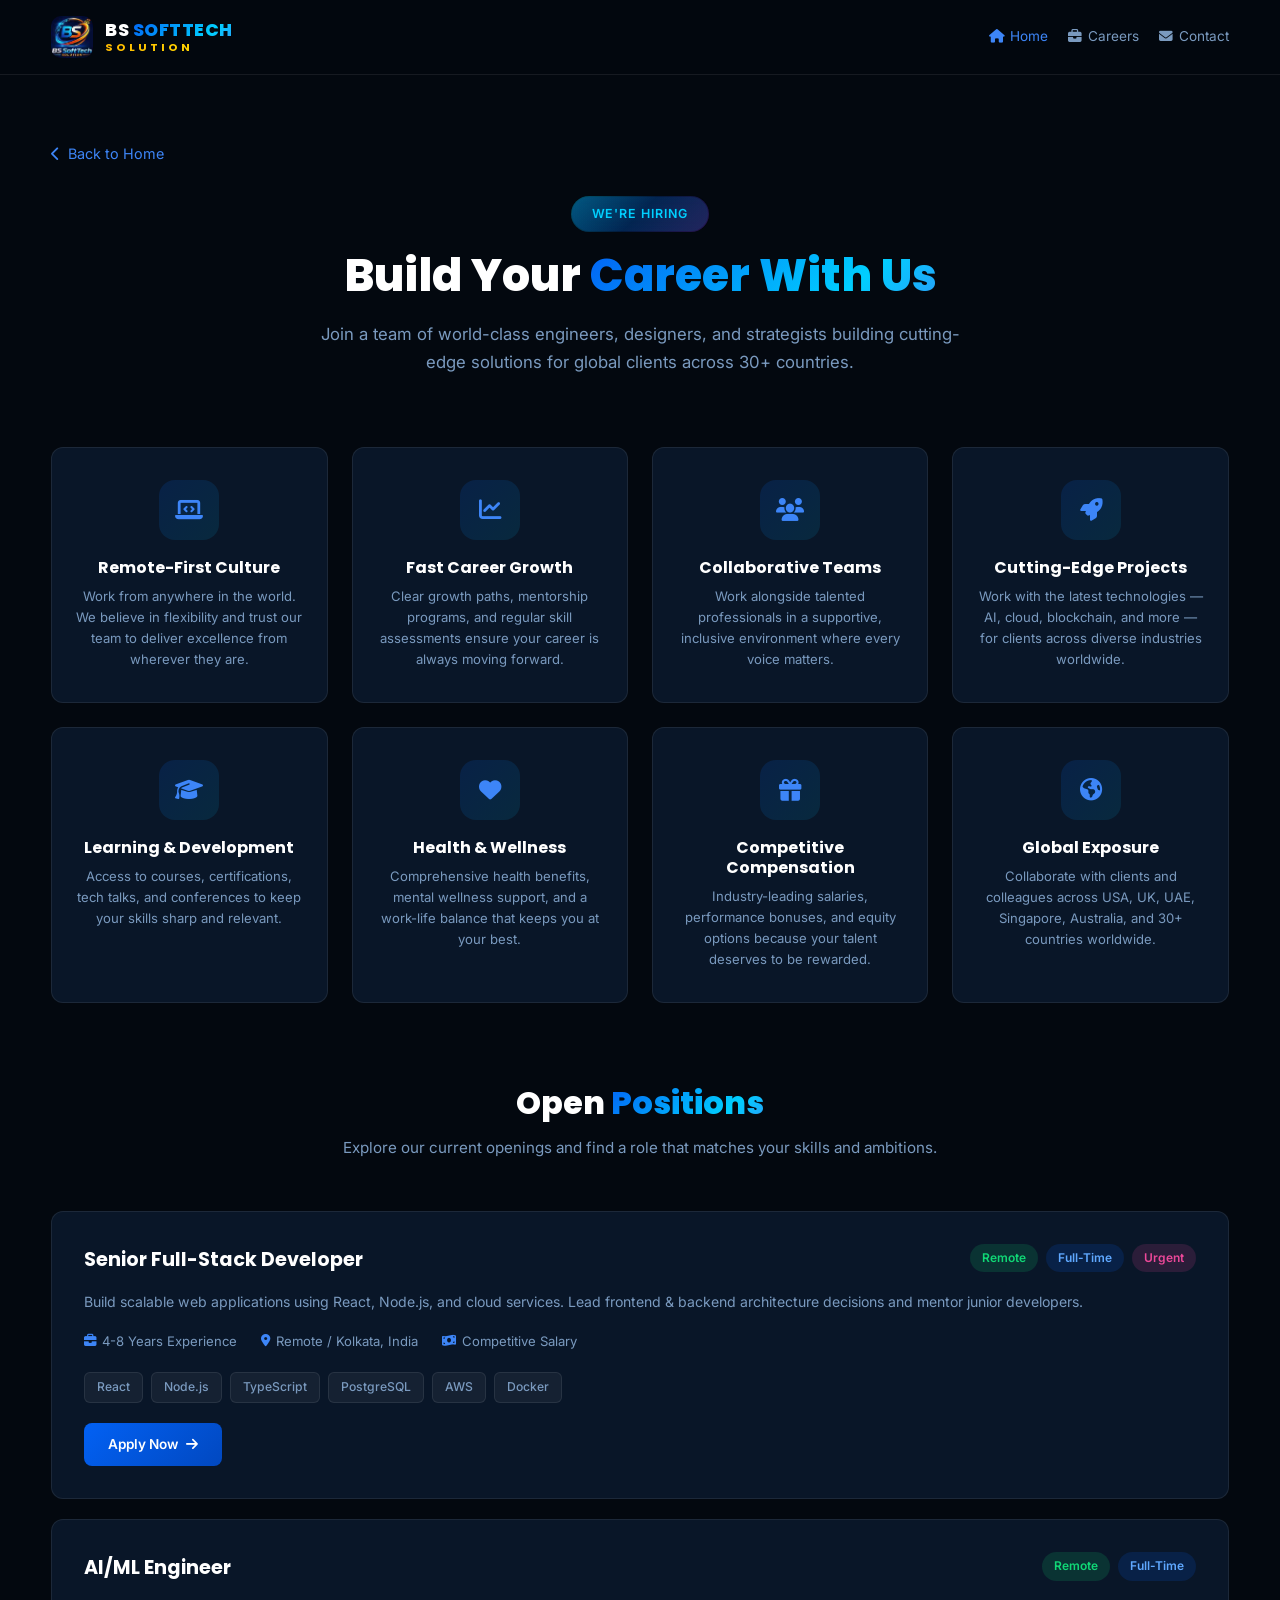
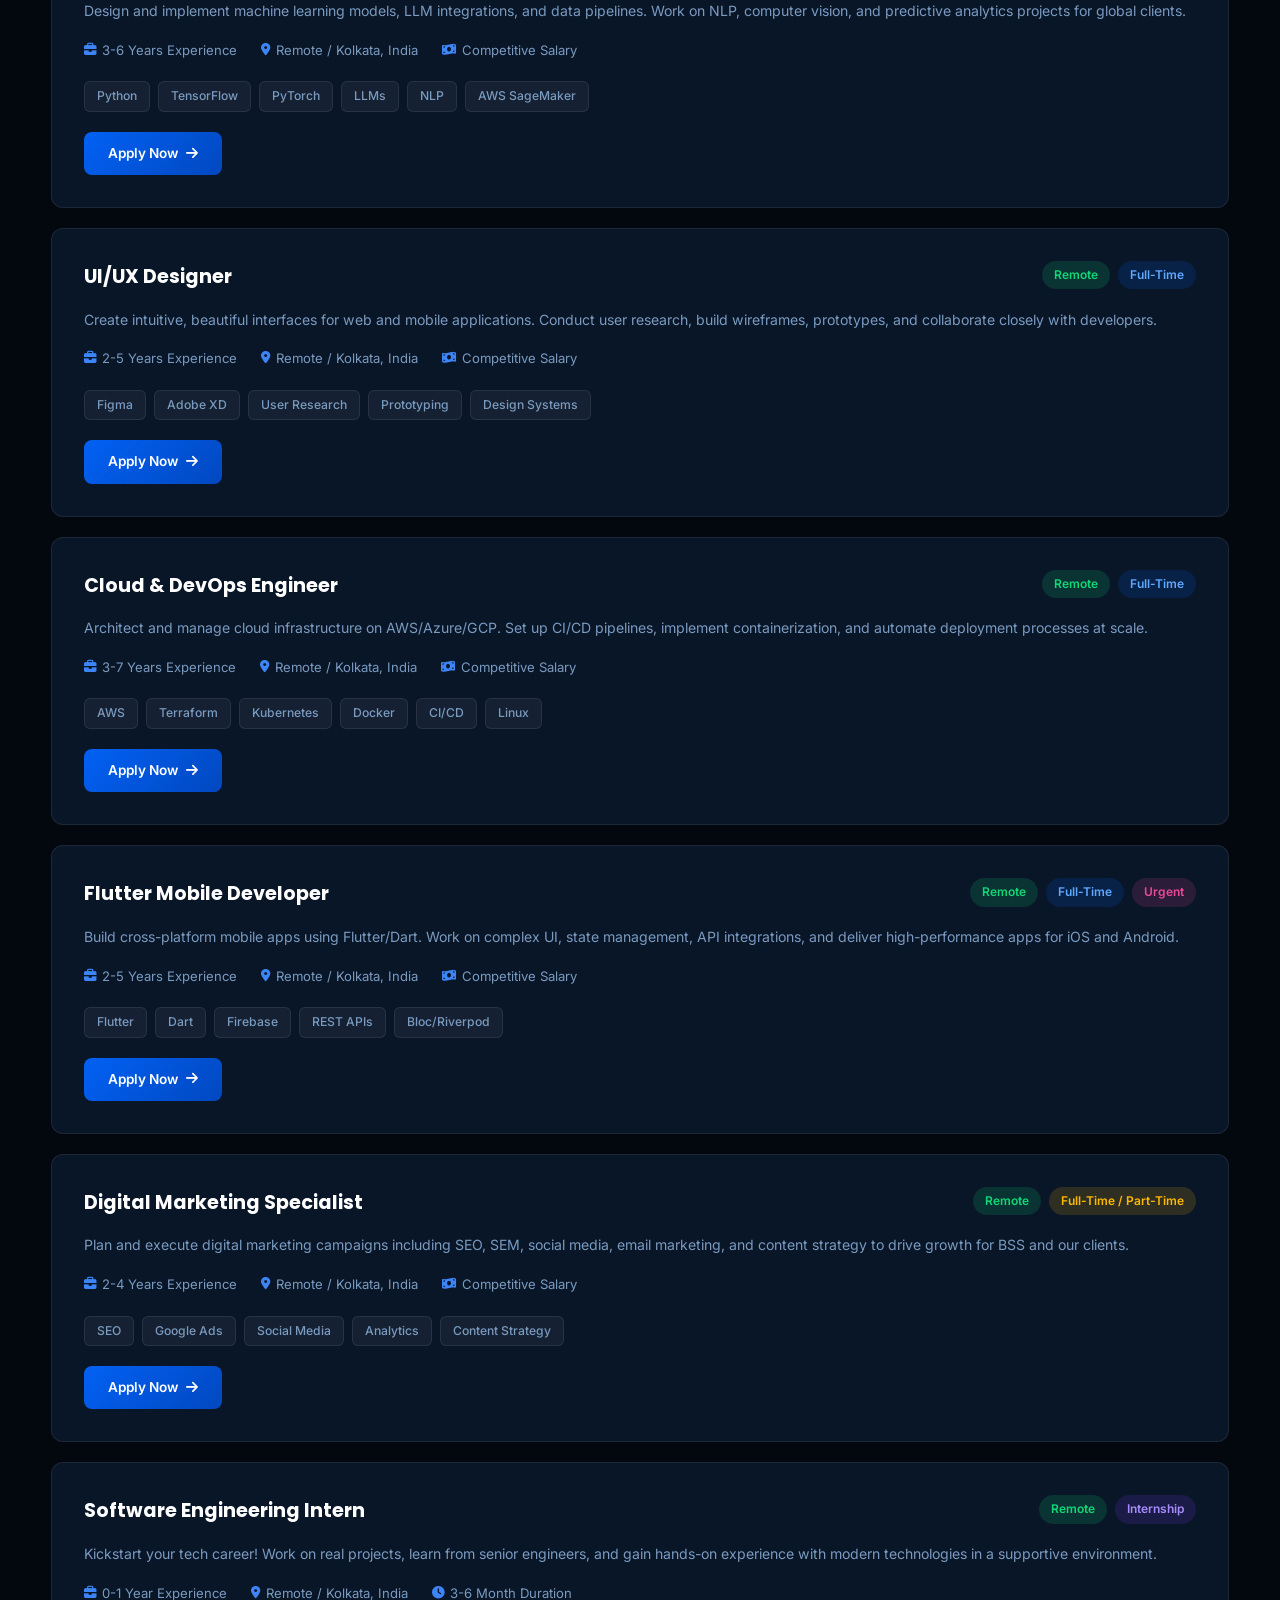
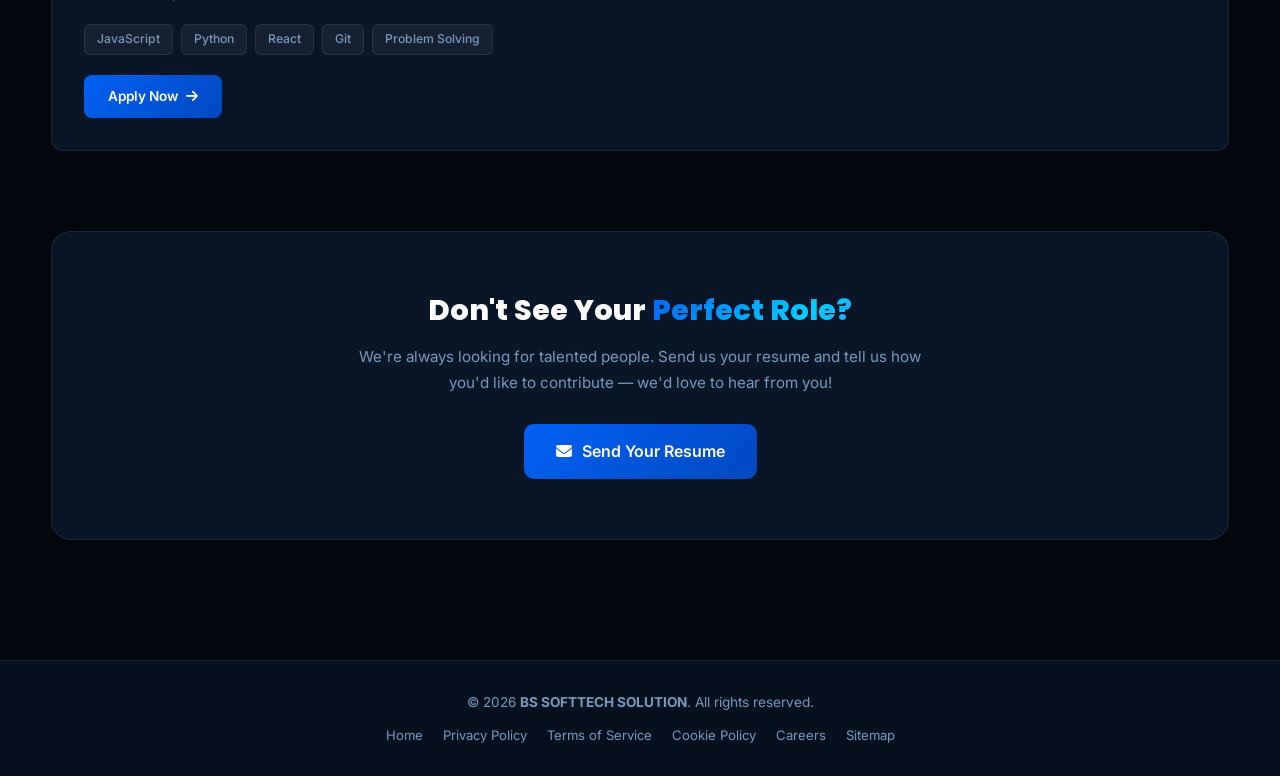
<file: careers.html>
<!DOCTYPE html>
<html lang="en">
<head>
  <meta charset="UTF-8" />
  <meta name="viewport" content="width=device-width, initial-scale=1.0, maximum-scale=5.0" />
  <meta name="description" content="Careers at BS SOFTTECH SOLUTION. Join our global team of engineers, designers, and strategists. Explore exciting job opportunities in web development, AI/ML, cloud, and more." />
  <meta name="robots" content="index, follow" />
  <meta name="theme-color" content="#0261F4" />
  <link rel="icon" type="image/jpeg" href="public/BSSLOGO.jpeg" />
  <link rel="apple-touch-icon" href="public/BSSLOGO.jpeg" />
  <title>Careers | BS SOFTTECH SOLUTION - Join Our Team</title>
  <link rel="preconnect" href="https://fonts.googleapis.com" />
  <link rel="preconnect" href="https://fonts.gstatic.com" crossorigin />
  <link href="https://fonts.googleapis.com/css2?family=Inter:wght@300;400;500;600;700;800&family=Poppins:wght@400;500;600;700;800;900&display=swap" rel="stylesheet" />
  <link rel="stylesheet" href="https://cdnjs.cloudflare.com/ajax/libs/font-awesome/6.5.1/css/all.min.css" />
  <link rel="stylesheet" href="css/style.css" />
  <style>
    .careers-page { padding: 140px 0 80px; min-height: 100vh; }
    .careers-hero { text-align: center; margin-bottom: 70px; }
    .careers-hero .section-tag { display: inline-block; margin-bottom: 16px; }
    .careers-hero h1 { font-family: var(--font-head); font-size: 2.8rem; font-weight: 800; margin-bottom: 16px; color: #fff; }
    .careers-hero p { font-size: 1.05rem; color: var(--text-secondary); max-width: 650px; margin: 0 auto; line-height: 1.7; }

    .perks-grid { display: grid; grid-template-columns: repeat(4, 1fr); gap: 24px; margin-bottom: 80px; }
    .perk-card { background: var(--bg-card); border: 1px solid var(--border); border-radius: var(--radius-md); padding: 32px 24px; text-align: center; transition: var(--transition-med); }
    .perk-card:hover { transform: translateY(-6px); border-color: var(--border-bright); box-shadow: var(--shadow-glow); }
    .perk-icon { width: 60px; height: 60px; border-radius: 16px; background: linear-gradient(135deg, rgba(2,97,244,0.15), rgba(0,207,255,0.1)); display: flex; align-items: center; justify-content: center; margin: 0 auto 18px; font-size: 1.4rem; color: var(--primary-light); }
    .perk-card h3 { font-family: var(--font-head); font-size: 1rem; font-weight: 700; color: #fff; margin-bottom: 8px; }
    .perk-card p { font-size: 0.82rem; color: var(--text-secondary); line-height: 1.6; }

    .section-label { text-align: center; margin-bottom: 50px; }
    .section-label h2 { font-family: var(--font-head); font-size: 2rem; font-weight: 800; color: #fff; margin-bottom: 12px; }
    .section-label p { color: var(--text-secondary); font-size: 0.95rem; }

    .jobs-grid { display: flex; flex-direction: column; gap: 20px; margin-bottom: 80px; }
    .job-card { background: var(--bg-card); border: 1px solid var(--border); border-radius: var(--radius-md); padding: 32px; transition: var(--transition-med); }
    .job-card:hover { border-color: var(--border-bright); box-shadow: 0 10px 40px rgba(0,0,0,0.3); }
    .job-top { display: flex; justify-content: space-between; align-items: flex-start; margin-bottom: 14px; flex-wrap: wrap; gap: 12px; }
    .job-title { font-family: var(--font-head); font-size: 1.2rem; font-weight: 700; color: #fff; }
    .job-badges { display: flex; gap: 8px; flex-wrap: wrap; }
    .job-badge { display: inline-block; padding: 4px 12px; border-radius: 20px; font-size: 0.75rem; font-weight: 600; }
    .badge-remote { background: rgba(16,216,118,0.15); color: #10D876; }
    .badge-fulltime { background: rgba(2,97,244,0.15); color: #5fa8ff; }
    .badge-parttime { background: rgba(255,184,0,0.15); color: #FFB800; }
    .badge-intern { background: rgba(124,58,237,0.15); color: #a78bfa; }
    .badge-urgent { background: rgba(236,72,153,0.15); color: #EC4899; }
    .job-desc { font-size: 0.88rem; color: var(--text-secondary); line-height: 1.7; margin-bottom: 16px; }
    .job-meta { display: flex; gap: 24px; flex-wrap: wrap; margin-bottom: 20px; }
    .job-meta span { font-size: 0.82rem; color: var(--text-secondary); display: flex; align-items: center; gap: 6px; }
    .job-meta span i { color: var(--primary-light); font-size: 0.78rem; }
    .job-tags { display: flex; gap: 8px; flex-wrap: wrap; margin-bottom: 20px; }
    .job-tags span { padding: 4px 12px; border-radius: 6px; font-size: 0.76rem; font-weight: 500; background: rgba(255,255,255,0.05); border: 1px solid var(--border); color: var(--text-secondary); }
    .job-apply { display: inline-flex; align-items: center; gap: 8px; padding: 10px 24px; border-radius: 8px; background: linear-gradient(135deg, var(--primary), var(--primary-dark, #0150c4)); color: #fff; font-size: 0.85rem; font-weight: 600; border: none; cursor: pointer; transition: var(--transition-fast); text-decoration: none; }
    .job-apply:hover { transform: translateY(-2px); box-shadow: 0 8px 25px rgba(2,97,244,0.4); }

    .apply-section { text-align: center; background: var(--bg-card); border: 1px solid var(--border); border-radius: var(--radius-lg, 20px); padding: 60px 40px; margin-bottom: 40px; }
    .apply-section h2 { font-family: var(--font-head); font-size: 1.8rem; font-weight: 800; color: #fff; margin-bottom: 16px; }
    .apply-section p { color: var(--text-secondary); font-size: 0.95rem; line-height: 1.7; max-width: 600px; margin: 0 auto 28px; }
    .apply-email { display: inline-flex; align-items: center; gap: 10px; padding: 14px 32px; border-radius: 10px; background: linear-gradient(135deg, var(--primary), var(--primary-dark, #0150c4)); color: #fff; font-size: 1rem; font-weight: 600; text-decoration: none; transition: var(--transition-fast); }
    .apply-email:hover { transform: translateY(-3px); box-shadow: 0 12px 35px rgba(2,97,244,0.4); }

    .legal-back { display: inline-flex; align-items: center; gap: 8px; font-size: 0.9rem; color: var(--primary-light); margin-bottom: 30px; transition: var(--transition-fast); }
    .legal-back:hover { color: var(--secondary); transform: translateX(-4px); }
    .page-footer { background: var(--bg-dark); border-top: 1px solid var(--border); padding: 30px 0; text-align: center; }
    .page-footer p { font-size: 0.85rem; color: var(--text-secondary); margin-bottom: 10px; }
    .page-footer nav { display: flex; justify-content: center; gap: 20px; flex-wrap: wrap; }
    .page-footer nav a { font-size: 0.82rem; color: var(--text-secondary); transition: color 0.2s; }
    .page-footer nav a:hover { color: var(--primary-light); }

    @media (max-width: 768px) {
      .perks-grid { grid-template-columns: repeat(2, 1fr); }
      .careers-hero h1 { font-size: 2rem; }
      .job-top { flex-direction: column; }
      .apply-section { padding: 40px 20px; }
      .legal-topbar nav { gap: 12px; }
    }
    @media (max-width: 600px) {
      .perks-grid { grid-template-columns: 1fr; }
      .careers-hero h1 { font-size: 1.75rem; }
      .careers-hero p { font-size: 0.9rem; }
      .job-card { padding: 24px 16px; }
      .job-meta { gap: 12px; }
      .job-tags { gap: 6px; }
    }
    @media (max-width: 480px) {
      .perks-grid { grid-template-columns: 1fr; }
      .legal-topbar .container { flex-wrap: wrap; gap: 8px; }
      .careers-hero h1 { font-size: 1.5rem; }
      .section-tag { font-size: 0.72rem; }
      .perk-card { padding: 24px 16px; }
    }
  </style>
</head>
<body>
  <header class="legal-topbar" style="position:fixed;top:0;left:0;right:0;z-index:1000;background:rgba(3,8,15,0.95);backdrop-filter:blur(20px);border-bottom:1px solid var(--border);padding:16px 0;">
    <div class="container" style="display:flex;align-items:center;justify-content:space-between;">
      <a href="index.html" class="logo" style="display:flex;align-items:center;gap:12px;text-decoration:none;">
        <img src="public/BSSLOGO.jpeg" alt="BS SOFTTECH SOLUTION" style="width:42px;height:42px;border-radius:10px;" />
        <span class="logo-text">
          <span class="logo-line1">BS <span class="logo-gradient">SOFTTECH</span></span>
          <span class="logo-line2">SOLUTION</span>
        </span>
      </a>
      <nav style="display:flex;align-items:center;gap:20px;">
        <a href="index.html" style="font-size:0.85rem;color:var(--primary-light);display:flex;align-items:center;gap:6px;transition:color 0.2s;"><i class="fas fa-home"></i> Home</a>
        <a href="careers.html" style="font-size:0.85rem;color:var(--text-secondary);display:flex;align-items:center;gap:6px;transition:color 0.2s;"><i class="fas fa-briefcase"></i> Careers</a>
        <a href="index.html#contact" style="font-size:0.85rem;color:var(--text-secondary);display:flex;align-items:center;gap:6px;transition:color 0.2s;"><i class="fas fa-envelope"></i> Contact</a>
      </nav>
    </div>
  </header>

  <main class="careers-page">
    <div class="container">
      <a href="index.html" class="legal-back"><i class="fas fa-chevron-left"></i> Back to Home</a>

      <div class="careers-hero">
        <span class="section-tag">We're Hiring</span>
        <h1>Build Your <span class="gradient-text">Career With Us</span></h1>
        <p>Join a team of world-class engineers, designers, and strategists building cutting-edge solutions for global clients across 30+ countries.</p>
      </div>

      <!-- Perks -->
      <div class="perks-grid">
        <div class="perk-card">
          <div class="perk-icon"><i class="fas fa-laptop-code"></i></div>
          <h3>Remote-First Culture</h3>
          <p>Work from anywhere in the world. We believe in flexibility and trust our team to deliver excellence from wherever they are.</p>
        </div>
        <div class="perk-card">
          <div class="perk-icon"><i class="fas fa-chart-line"></i></div>
          <h3>Fast Career Growth</h3>
          <p>Clear growth paths, mentorship programs, and regular skill assessments ensure your career is always moving forward.</p>
        </div>
        <div class="perk-card">
          <div class="perk-icon"><i class="fas fa-users"></i></div>
          <h3>Collaborative Teams</h3>
          <p>Work alongside talented professionals in a supportive, inclusive environment where every voice matters.</p>
        </div>
        <div class="perk-card">
          <div class="perk-icon"><i class="fas fa-rocket"></i></div>
          <h3>Cutting-Edge Projects</h3>
          <p>Work with the latest technologies — AI, cloud, blockchain, and more — for clients across diverse industries worldwide.</p>
        </div>
        <div class="perk-card">
          <div class="perk-icon"><i class="fas fa-graduation-cap"></i></div>
          <h3>Learning & Development</h3>
          <p>Access to courses, certifications, tech talks, and conferences to keep your skills sharp and relevant.</p>
        </div>
        <div class="perk-card">
          <div class="perk-icon"><i class="fas fa-heart"></i></div>
          <h3>Health & Wellness</h3>
          <p>Comprehensive health benefits, mental wellness support, and a work-life balance that keeps you at your best.</p>
        </div>
        <div class="perk-card">
          <div class="perk-icon"><i class="fas fa-gift"></i></div>
          <h3>Competitive Compensation</h3>
          <p>Industry-leading salaries, performance bonuses, and equity options because your talent deserves to be rewarded.</p>
        </div>
        <div class="perk-card">
          <div class="perk-icon"><i class="fas fa-globe-americas"></i></div>
          <h3>Global Exposure</h3>
          <p>Collaborate with clients and colleagues across USA, UK, UAE, Singapore, Australia, and 30+ countries worldwide.</p>
        </div>
      </div>

      <!-- Open Positions -->
      <div class="section-label">
        <h2>Open <span class="gradient-text">Positions</span></h2>
        <p>Explore our current openings and find a role that matches your skills and ambitions.</p>
      </div>

      <div class="jobs-grid">
        <!-- Job 1 -->
        <div class="job-card">
          <div class="job-top">
            <span class="job-title">Senior Full-Stack Developer</span>
            <div class="job-badges">
              <span class="job-badge badge-remote">Remote</span>
              <span class="job-badge badge-fulltime">Full-Time</span>
              <span class="job-badge badge-urgent">Urgent</span>
            </div>
          </div>
          <p class="job-desc">Build scalable web applications using React, Node.js, and cloud services. Lead frontend & backend architecture decisions and mentor junior developers.</p>
          <div class="job-meta">
            <span><i class="fas fa-briefcase"></i> 4-8 Years Experience</span>
            <span><i class="fas fa-map-marker-alt"></i> Remote / Kolkata, India</span>
            <span><i class="fas fa-money-bill-wave"></i> Competitive Salary</span>
          </div>
          <div class="job-tags">
            <span>React</span><span>Node.js</span><span>TypeScript</span><span>PostgreSQL</span><span>AWS</span><span>Docker</span>
          </div>
          <a href="mailto:bssofttechsolution@gmail.com?subject=Application%3A%20Senior%20Full-Stack%20Developer&body=Hi%2C%0A%0AI%20am%20interested%20in%20the%20Senior%20Full-Stack%20Developer%20position.%0A%0APlease%20find%20my%20resume%20attached.%0A%0ARegards" class="job-apply">Apply Now <i class="fas fa-arrow-right"></i></a>
        </div>

        <!-- Job 2 -->
        <div class="job-card">
          <div class="job-top">
            <span class="job-title">AI/ML Engineer</span>
            <div class="job-badges">
              <span class="job-badge badge-remote">Remote</span>
              <span class="job-badge badge-fulltime">Full-Time</span>
            </div>
          </div>
          <p class="job-desc">Design and implement machine learning models, LLM integrations, and data pipelines. Work on NLP, computer vision, and predictive analytics projects for global clients.</p>
          <div class="job-meta">
            <span><i class="fas fa-briefcase"></i> 3-6 Years Experience</span>
            <span><i class="fas fa-map-marker-alt"></i> Remote / Kolkata, India</span>
            <span><i class="fas fa-money-bill-wave"></i> Competitive Salary</span>
          </div>
          <div class="job-tags">
            <span>Python</span><span>TensorFlow</span><span>PyTorch</span><span>LLMs</span><span>NLP</span><span>AWS SageMaker</span>
          </div>
          <a href="mailto:bssofttechsolution@gmail.com?subject=Application%3A%20AI%2FML%20Engineer&body=Hi%2C%0A%0AI%20am%20interested%20in%20the%20AI%2FML%20Engineer%20position.%0A%0APlease%20find%20my%20resume%20attached.%0A%0ARegards" class="job-apply">Apply Now <i class="fas fa-arrow-right"></i></a>
        </div>

        <!-- Job 3 -->
        <div class="job-card">
          <div class="job-top">
            <span class="job-title">UI/UX Designer</span>
            <div class="job-badges">
              <span class="job-badge badge-remote">Remote</span>
              <span class="job-badge badge-fulltime">Full-Time</span>
            </div>
          </div>
          <p class="job-desc">Create intuitive, beautiful interfaces for web and mobile applications. Conduct user research, build wireframes, prototypes, and collaborate closely with developers.</p>
          <div class="job-meta">
            <span><i class="fas fa-briefcase"></i> 2-5 Years Experience</span>
            <span><i class="fas fa-map-marker-alt"></i> Remote / Kolkata, India</span>
            <span><i class="fas fa-money-bill-wave"></i> Competitive Salary</span>
          </div>
          <div class="job-tags">
            <span>Figma</span><span>Adobe XD</span><span>User Research</span><span>Prototyping</span><span>Design Systems</span>
          </div>
          <a href="mailto:bssofttechsolution@gmail.com?subject=Application%3A%20UI%2FUX%20Designer&body=Hi%2C%0A%0AI%20am%20interested%20in%20the%20UI%2FUX%20Designer%20position.%0A%0APlease%20find%20my%20resume%20attached.%0A%0ARegards" class="job-apply">Apply Now <i class="fas fa-arrow-right"></i></a>
        </div>

        <!-- Job 4 -->
        <div class="job-card">
          <div class="job-top">
            <span class="job-title">Cloud & DevOps Engineer</span>
            <div class="job-badges">
              <span class="job-badge badge-remote">Remote</span>
              <span class="job-badge badge-fulltime">Full-Time</span>
            </div>
          </div>
          <p class="job-desc">Architect and manage cloud infrastructure on AWS/Azure/GCP. Set up CI/CD pipelines, implement containerization, and automate deployment processes at scale.</p>
          <div class="job-meta">
            <span><i class="fas fa-briefcase"></i> 3-7 Years Experience</span>
            <span><i class="fas fa-map-marker-alt"></i> Remote / Kolkata, India</span>
            <span><i class="fas fa-money-bill-wave"></i> Competitive Salary</span>
          </div>
          <div class="job-tags">
            <span>AWS</span><span>Terraform</span><span>Kubernetes</span><span>Docker</span><span>CI/CD</span><span>Linux</span>
          </div>
          <a href="mailto:bssofttechsolution@gmail.com?subject=Application%3A%20Cloud%20%26%20DevOps%20Engineer&body=Hi%2C%0A%0AI%20am%20interested%20in%20the%20Cloud%20%26%20DevOps%20Engineer%20position.%0A%0APlease%20find%20my%20resume%20attached.%0A%0ARegards" class="job-apply">Apply Now <i class="fas fa-arrow-right"></i></a>
        </div>

        <!-- Job 5 -->
        <div class="job-card">
          <div class="job-top">
            <span class="job-title">Flutter Mobile Developer</span>
            <div class="job-badges">
              <span class="job-badge badge-remote">Remote</span>
              <span class="job-badge badge-fulltime">Full-Time</span>
              <span class="job-badge badge-urgent">Urgent</span>
            </div>
          </div>
          <p class="job-desc">Build cross-platform mobile apps using Flutter/Dart. Work on complex UI, state management, API integrations, and deliver high-performance apps for iOS and Android.</p>
          <div class="job-meta">
            <span><i class="fas fa-briefcase"></i> 2-5 Years Experience</span>
            <span><i class="fas fa-map-marker-alt"></i> Remote / Kolkata, India</span>
            <span><i class="fas fa-money-bill-wave"></i> Competitive Salary</span>
          </div>
          <div class="job-tags">
            <span>Flutter</span><span>Dart</span><span>Firebase</span><span>REST APIs</span><span>Bloc/Riverpod</span>
          </div>
          <a href="mailto:bssofttechsolution@gmail.com?subject=Application%3A%20Flutter%20Mobile%20Developer&body=Hi%2C%0A%0AI%20am%20interested%20in%20the%20Flutter%20Mobile%20Developer%20position.%0A%0APlease%20find%20my%20resume%20attached.%0A%0ARegards" class="job-apply">Apply Now <i class="fas fa-arrow-right"></i></a>
        </div>

        <!-- Job 6 -->
        <div class="job-card">
          <div class="job-top">
            <span class="job-title">Digital Marketing Specialist</span>
            <div class="job-badges">
              <span class="job-badge badge-remote">Remote</span>
              <span class="job-badge badge-parttime">Full-Time / Part-Time</span>
            </div>
          </div>
          <p class="job-desc">Plan and execute digital marketing campaigns including SEO, SEM, social media, email marketing, and content strategy to drive growth for BSS and our clients.</p>
          <div class="job-meta">
            <span><i class="fas fa-briefcase"></i> 2-4 Years Experience</span>
            <span><i class="fas fa-map-marker-alt"></i> Remote / Kolkata, India</span>
            <span><i class="fas fa-money-bill-wave"></i> Competitive Salary</span>
          </div>
          <div class="job-tags">
            <span>SEO</span><span>Google Ads</span><span>Social Media</span><span>Analytics</span><span>Content Strategy</span>
          </div>
          <a href="mailto:bssofttechsolution@gmail.com?subject=Application%3A%20Digital%20Marketing%20Specialist&body=Hi%2C%0A%0AI%20am%20interested%20in%20the%20Digital%20Marketing%20Specialist%20position.%0A%0APlease%20find%20my%20resume%20attached.%0A%0ARegards" class="job-apply">Apply Now <i class="fas fa-arrow-right"></i></a>
        </div>

        <!-- Job 7 -->
        <div class="job-card">
          <div class="job-top">
            <span class="job-title">Software Engineering Intern</span>
            <div class="job-badges">
              <span class="job-badge badge-remote">Remote</span>
              <span class="job-badge badge-intern">Internship</span>
            </div>
          </div>
          <p class="job-desc">Kickstart your tech career! Work on real projects, learn from senior engineers, and gain hands-on experience with modern technologies in a supportive environment.</p>
          <div class="job-meta">
            <span><i class="fas fa-briefcase"></i> 0-1 Year Experience</span>
            <span><i class="fas fa-map-marker-alt"></i> Remote / Kolkata, India</span>
            <span><i class="fas fa-clock"></i> 3-6 Month Duration</span>
          </div>
          <div class="job-tags">
            <span>JavaScript</span><span>Python</span><span>React</span><span>Git</span><span>Problem Solving</span>
          </div>
          <a href="mailto:bssofttechsolution@gmail.com?subject=Application%3A%20Software%20Engineering%20Intern&body=Hi%2C%0A%0AI%20am%20interested%20in%20the%20Software%20Engineering%20Intern%20position.%0A%0APlease%20find%20my%20resume%20attached.%0A%0ARegards" class="job-apply">Apply Now <i class="fas fa-arrow-right"></i></a>
        </div>
      </div>

      <!-- General Application CTA -->
      <div class="apply-section">
        <h2>Don't See Your <span class="gradient-text">Perfect Role?</span></h2>
        <p>We're always looking for talented people. Send us your resume and tell us how you'd like to contribute — we'd love to hear from you!</p>
        <a href="mailto:bssofttechsolution@gmail.com?subject=General%20Career%20Inquiry&body=Hi%2C%0A%0AI%20am%20interested%20in%20career%20opportunities%20at%20BS%20SOFTTECH%20SOLUTION.%0A%0APlease%20find%20my%20resume%20attached.%0A%0ARegards" class="apply-email"><i class="fas fa-envelope"></i> Send Your Resume</a>
      </div>
    </div>
  </main>

  <footer class="page-footer">
    <div class="container">
      <p>&copy; 2026 <strong>BS SOFTTECH SOLUTION</strong>. All rights reserved.</p>
      <nav>
        <a href="index.html">Home</a>
        <a href="privacy-policy.html">Privacy Policy</a>
        <a href="terms-of-service.html">Terms of Service</a>
        <a href="cookie-policy.html">Cookie Policy</a>
        <a href="careers.html">Careers</a>
        <a href="sitemap.xml">Sitemap</a>
      </nav>
    </div>
  </footer>
</body>
</html>
</file>
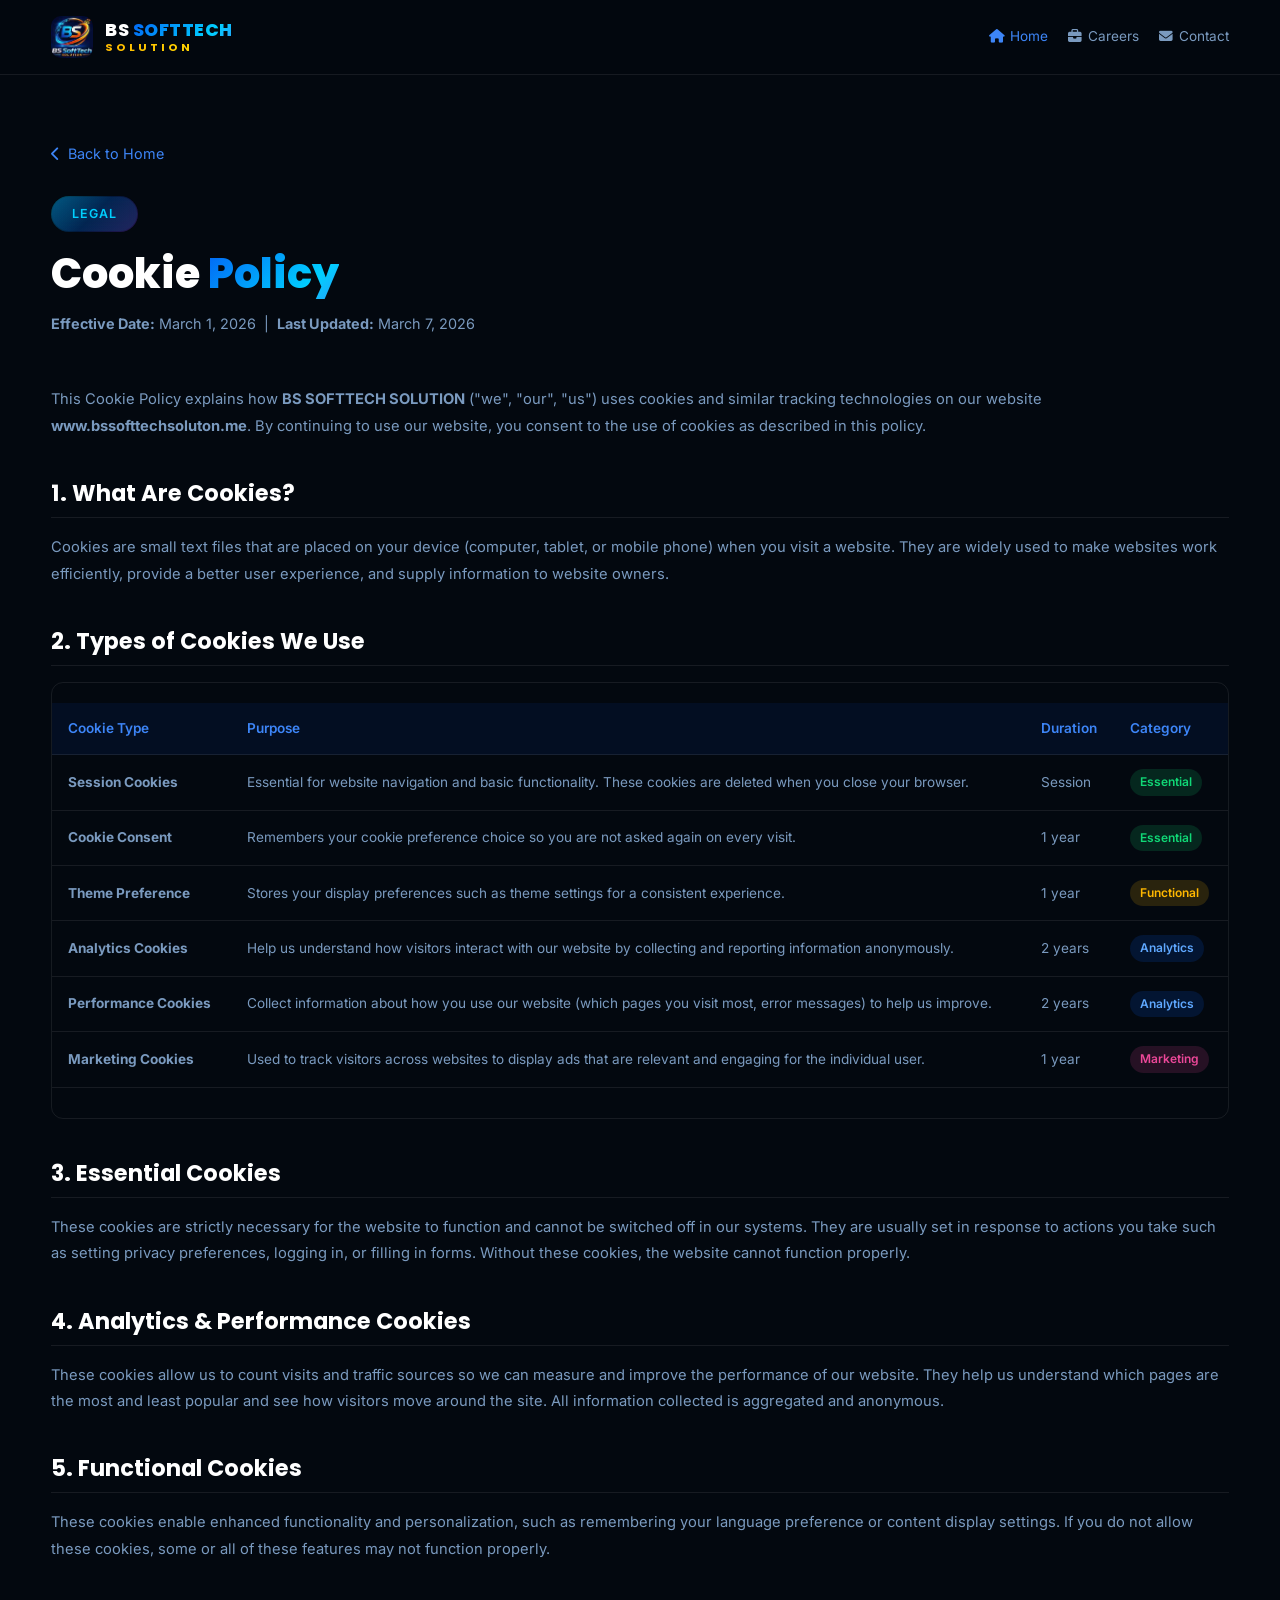
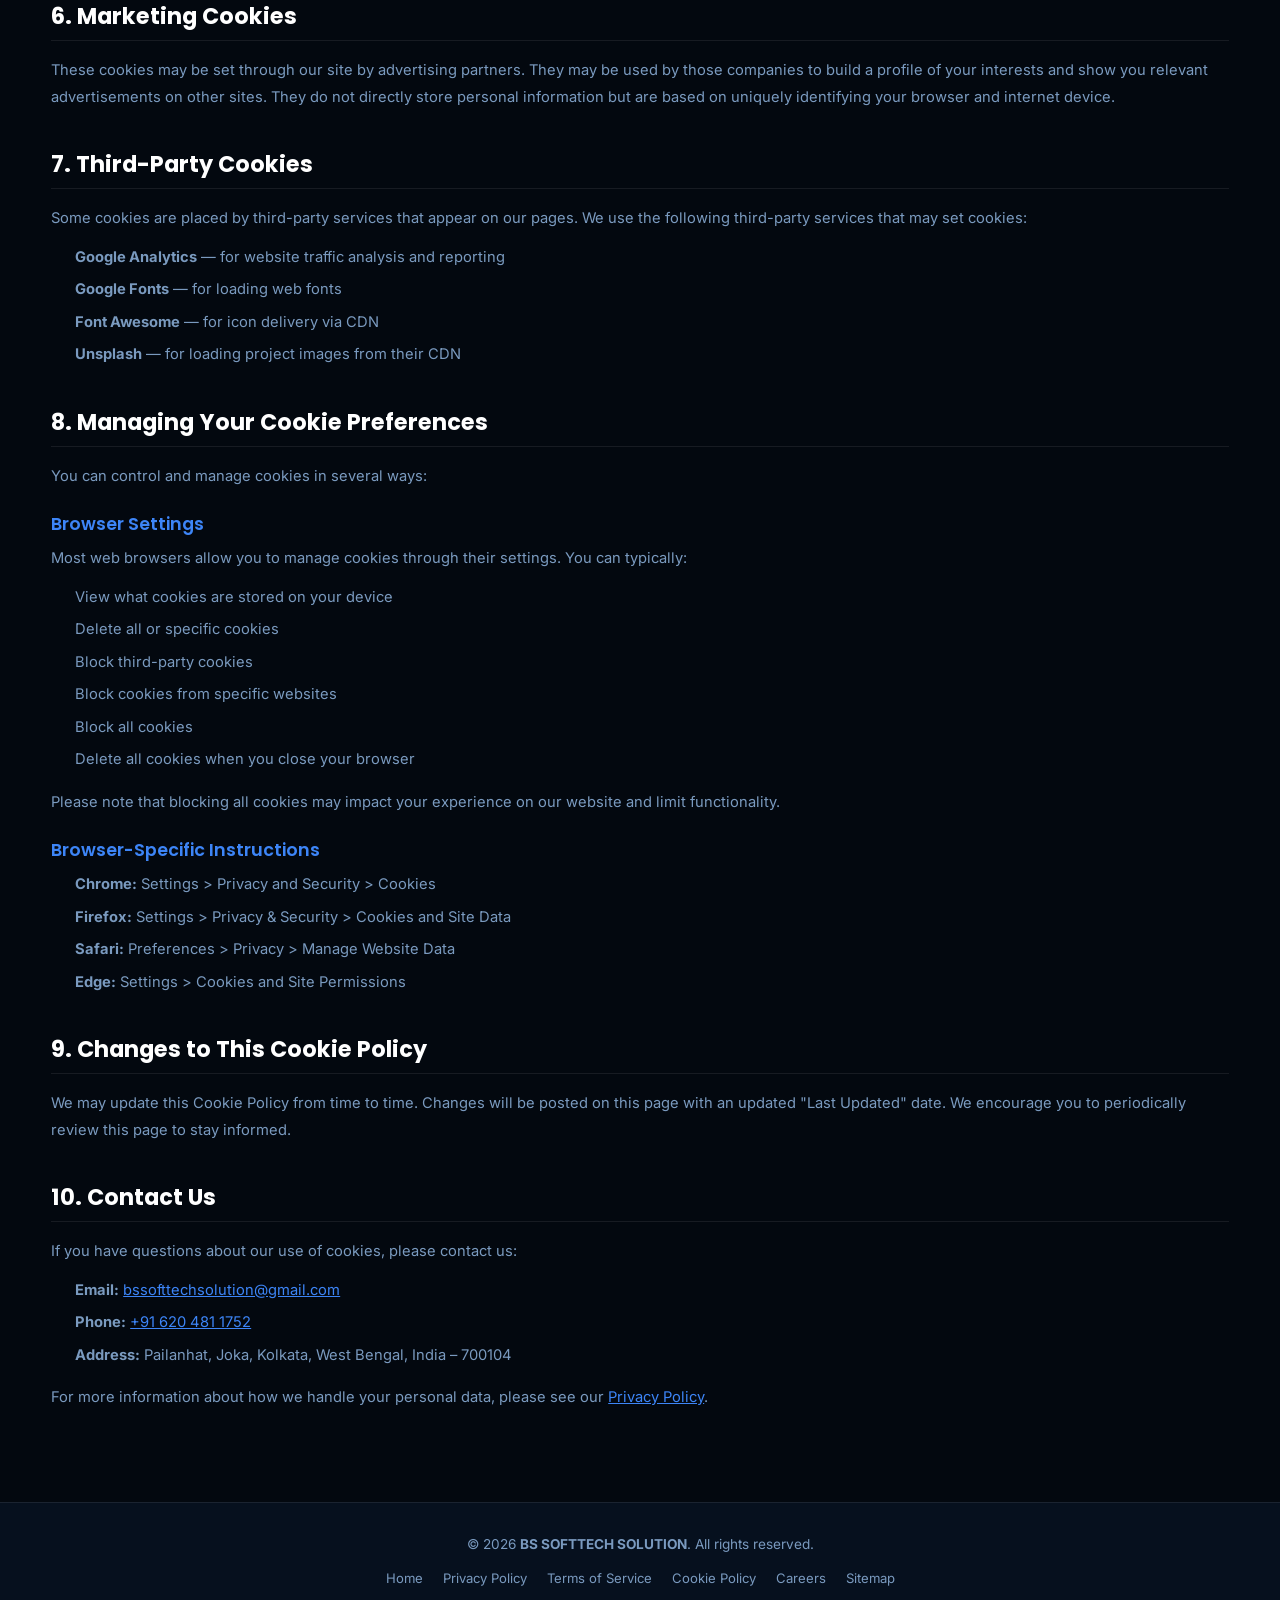
<file: cookie-policy.html>
<!DOCTYPE html>
<html lang="en">
<head>
  <meta charset="UTF-8" />
  <meta name="viewport" content="width=device-width, initial-scale=1.0, maximum-scale=5.0" />
  <meta name="description" content="Cookie Policy of BS SOFTTECH SOLUTION. Learn about the cookies we use and how to manage your cookie preferences." />
  <meta name="robots" content="index, follow" />
  <meta name="theme-color" content="#0261F4" />
  <link rel="icon" type="image/jpeg" href="public/BSSLOGO.jpeg" />
  <link rel="apple-touch-icon" href="public/BSSLOGO.jpeg" />
  <title>Cookie Policy | BS SOFTTECH SOLUTION</title>
  <link rel="preconnect" href="https://fonts.googleapis.com" />
  <link rel="preconnect" href="https://fonts.gstatic.com" crossorigin />
  <link href="https://fonts.googleapis.com/css2?family=Inter:wght@300;400;500;600;700;800&family=Poppins:wght@400;500;600;700;800;900&display=swap" rel="stylesheet" />
  <link rel="stylesheet" href="https://cdnjs.cloudflare.com/ajax/libs/font-awesome/6.5.1/css/all.min.css" />
  <link rel="stylesheet" href="css/style.css" />
  <style>
    .legal-page { padding: 140px 0 80px; min-height: 100vh; }
    .legal-header { margin-bottom: 50px; }
    .legal-header .section-tag { display: inline-block; margin-bottom: 16px; }
    .legal-header h1 { font-family: var(--font-head); font-size: 2.6rem; font-weight: 800; margin-bottom: 12px; color: #fff; }
    .legal-header p.meta { font-size: 0.9rem; color: var(--text-secondary); }
    .legal-content h2 { font-family: var(--font-head); font-size: 1.4rem; font-weight: 700; color: #fff; margin: 40px 0 16px; padding-bottom: 10px; border-bottom: 1px solid var(--border); }
    .legal-content h3 { font-size: 1.1rem; font-weight: 600; color: var(--primary-light); margin: 24px 0 10px; }
    .legal-content p, .legal-content li { font-size: 0.92rem; color: var(--text-secondary); line-height: 1.8; margin-bottom: 12px; }
    .legal-content ul { padding-left: 24px; margin-bottom: 16px; }
    .legal-content li { margin-bottom: 6px; }
    .legal-content a { color: var(--primary-light); text-decoration: underline; }
    .legal-content a:hover { color: var(--secondary); }
    .legal-back { display: inline-flex; align-items: center; gap: 8px; font-size: 0.9rem; color: var(--primary-light); margin-bottom: 30px; transition: var(--transition-fast); }
    .legal-back:hover { color: var(--secondary); transform: translateX(-4px); }
    .cookie-table { width: 100%; border-collapse: collapse; margin: 20px 0 30px; }
    .cookie-table-wrap { overflow-x: auto; -webkit-overflow-scrolling: touch; border-radius: var(--radius-md, 12px); border: 1px solid var(--border); }
    .cookie-table th, .cookie-table td { padding: 14px 16px; text-align: left; font-size: 0.85rem; border-bottom: 1px solid var(--border); white-space: nowrap; }
    .cookie-table td:nth-child(2) { white-space: normal; min-width: 200px; }
    .cookie-table th { background: rgba(2,97,244,0.08); color: var(--primary-light); font-weight: 600; }
    .cookie-table td { color: var(--text-secondary); }
    .cookie-table tr:hover td { background: rgba(255,255,255,0.02); }
    .cookie-type-badge { display: inline-block; padding: 3px 10px; border-radius: 20px; font-size: 0.75rem; font-weight: 600; }
    .badge-essential { background: rgba(16,216,118,0.15); color: #10D876; }
    .badge-analytics { background: rgba(2,97,244,0.15); color: #5fa8ff; }
    .badge-functional { background: rgba(255,184,0,0.15); color: #FFB800; }
    .badge-marketing { background: rgba(236,72,153,0.15); color: #EC4899; }
    .page-footer { background: var(--bg-dark); border-top: 1px solid var(--border); padding: 30px 0; text-align: center; }
    .page-footer p { font-size: 0.85rem; color: var(--text-secondary); margin-bottom: 10px; }
    .page-footer nav { display: flex; justify-content: center; gap: 20px; flex-wrap: wrap; }
    .page-footer nav a { font-size: 0.82rem; color: var(--text-secondary); transition: color 0.2s; }
    .page-footer nav a:hover { color: var(--primary-light); }
    @media (max-width: 768px) {
      .legal-topbar nav { gap: 12px; }
      .legal-topbar nav a span.nav-label { display: none; }
      .cookie-table th, .cookie-table td { padding: 10px 12px; font-size: 0.78rem; }
      .legal-header h1 { font-size: 2rem; }
    }
    @media (max-width: 480px) {
      .legal-topbar .container { flex-wrap: wrap; gap: 8px; }
      .legal-header h1 { font-size: 1.6rem; }
      .legal-content h2 { font-size: 1.15rem; }
    }
  </style>
</head>
<body>
  <header class="legal-topbar" style="position:fixed;top:0;left:0;right:0;z-index:1000;background:rgba(3,8,15,0.95);backdrop-filter:blur(20px);border-bottom:1px solid var(--border);padding:16px 0;">
    <div class="container" style="display:flex;align-items:center;justify-content:space-between;">
      <a href="index.html" class="logo" style="display:flex;align-items:center;gap:12px;text-decoration:none;">
        <img src="public/BSSLOGO.jpeg" alt="BS SOFTTECH SOLUTION" style="width:42px;height:42px;border-radius:10px;" />
        <span class="logo-text">
          <span class="logo-line1">BS <span class="logo-gradient">SOFTTECH</span></span>
          <span class="logo-line2">SOLUTION</span>
        </span>
      </a>
      <nav style="display:flex;align-items:center;gap:20px;">
        <a href="index.html" style="font-size:0.85rem;color:var(--primary-light);display:flex;align-items:center;gap:6px;transition:color 0.2s;"><i class="fas fa-home"></i> Home</a>
        <a href="careers.html" style="font-size:0.85rem;color:var(--text-secondary);display:flex;align-items:center;gap:6px;transition:color 0.2s;"><i class="fas fa-briefcase"></i> Careers</a>
        <a href="index.html#contact" style="font-size:0.85rem;color:var(--text-secondary);display:flex;align-items:center;gap:6px;transition:color 0.2s;"><i class="fas fa-envelope"></i> Contact</a>
      </nav>
    </div>
  </header>

  <main class="legal-page">
    <div class="container">
      <a href="index.html" class="legal-back"><i class="fas fa-chevron-left"></i> Back to Home</a>

      <div class="legal-header">
        <span class="section-tag">Legal</span>
        <h1>Cookie <span class="gradient-text">Policy</span></h1>
        <p class="meta"><strong>Effective Date:</strong> March 1, 2026 &nbsp;|&nbsp; <strong>Last Updated:</strong> March 7, 2026</p>
      </div>

      <div class="legal-content">
        <p>This Cookie Policy explains how <strong>BS SOFTTECH SOLUTION</strong> ("we", "our", "us") uses cookies and similar tracking technologies on our website <strong>www.bssofttechsoluton.me</strong>. By continuing to use our website, you consent to the use of cookies as described in this policy.</p>

        <h2>1. What Are Cookies?</h2>
        <p>Cookies are small text files that are placed on your device (computer, tablet, or mobile phone) when you visit a website. They are widely used to make websites work efficiently, provide a better user experience, and supply information to website owners.</p>

        <h2>2. Types of Cookies We Use</h2>

        <div class="cookie-table-wrap">
        <table class="cookie-table">
          <thead>
            <tr>
              <th>Cookie Type</th>
              <th>Purpose</th>
              <th>Duration</th>
              <th>Category</th>
            </tr>
          </thead>
          <tbody>
            <tr>
              <td><strong>Session Cookies</strong></td>
              <td>Essential for website navigation and basic functionality. These cookies are deleted when you close your browser.</td>
              <td>Session</td>
              <td><span class="cookie-type-badge badge-essential">Essential</span></td>
            </tr>
            <tr>
              <td><strong>Cookie Consent</strong></td>
              <td>Remembers your cookie preference choice so you are not asked again on every visit.</td>
              <td>1 year</td>
              <td><span class="cookie-type-badge badge-essential">Essential</span></td>
            </tr>
            <tr>
              <td><strong>Theme Preference</strong></td>
              <td>Stores your display preferences such as theme settings for a consistent experience.</td>
              <td>1 year</td>
              <td><span class="cookie-type-badge badge-functional">Functional</span></td>
            </tr>
            <tr>
              <td><strong>Analytics Cookies</strong></td>
              <td>Help us understand how visitors interact with our website by collecting and reporting information anonymously.</td>
              <td>2 years</td>
              <td><span class="cookie-type-badge badge-analytics">Analytics</span></td>
            </tr>
            <tr>
              <td><strong>Performance Cookies</strong></td>
              <td>Collect information about how you use our website (which pages you visit most, error messages) to help us improve.</td>
              <td>2 years</td>
              <td><span class="cookie-type-badge badge-analytics">Analytics</span></td>
            </tr>
            <tr>
              <td><strong>Marketing Cookies</strong></td>
              <td>Used to track visitors across websites to display ads that are relevant and engaging for the individual user.</td>
              <td>1 year</td>
              <td><span class="cookie-type-badge badge-marketing">Marketing</span></td>
            </tr>
          </tbody>
        </table>
        </div>

        <h2>3. Essential Cookies</h2>
        <p>These cookies are strictly necessary for the website to function and cannot be switched off in our systems. They are usually set in response to actions you take such as setting privacy preferences, logging in, or filling in forms. Without these cookies, the website cannot function properly.</p>

        <h2>4. Analytics & Performance Cookies</h2>
        <p>These cookies allow us to count visits and traffic sources so we can measure and improve the performance of our website. They help us understand which pages are the most and least popular and see how visitors move around the site. All information collected is aggregated and anonymous.</p>

        <h2>5. Functional Cookies</h2>
        <p>These cookies enable enhanced functionality and personalization, such as remembering your language preference or content display settings. If you do not allow these cookies, some or all of these features may not function properly.</p>

        <h2>6. Marketing Cookies</h2>
        <p>These cookies may be set through our site by advertising partners. They may be used by those companies to build a profile of your interests and show you relevant advertisements on other sites. They do not directly store personal information but are based on uniquely identifying your browser and internet device.</p>

        <h2>7. Third-Party Cookies</h2>
        <p>Some cookies are placed by third-party services that appear on our pages. We use the following third-party services that may set cookies:</p>
        <ul>
          <li><strong>Google Analytics</strong> — for website traffic analysis and reporting</li>
          <li><strong>Google Fonts</strong> — for loading web fonts</li>
          <li><strong>Font Awesome</strong> — for icon delivery via CDN</li>
          <li><strong>Unsplash</strong> — for loading project images from their CDN</li>
        </ul>

        <h2>8. Managing Your Cookie Preferences</h2>
        <p>You can control and manage cookies in several ways:</p>

        <h3>Browser Settings</h3>
        <p>Most web browsers allow you to manage cookies through their settings. You can typically:</p>
        <ul>
          <li>View what cookies are stored on your device</li>
          <li>Delete all or specific cookies</li>
          <li>Block third-party cookies</li>
          <li>Block cookies from specific websites</li>
          <li>Block all cookies</li>
          <li>Delete all cookies when you close your browser</li>
        </ul>
        <p>Please note that blocking all cookies may impact your experience on our website and limit functionality.</p>

        <h3>Browser-Specific Instructions</h3>
        <ul>
          <li><strong>Chrome:</strong> Settings &gt; Privacy and Security &gt; Cookies</li>
          <li><strong>Firefox:</strong> Settings &gt; Privacy &amp; Security &gt; Cookies and Site Data</li>
          <li><strong>Safari:</strong> Preferences &gt; Privacy &gt; Manage Website Data</li>
          <li><strong>Edge:</strong> Settings &gt; Cookies and Site Permissions</li>
        </ul>

        <h2>9. Changes to This Cookie Policy</h2>
        <p>We may update this Cookie Policy from time to time. Changes will be posted on this page with an updated "Last Updated" date. We encourage you to periodically review this page to stay informed.</p>

        <h2>10. Contact Us</h2>
        <p>If you have questions about our use of cookies, please contact us:</p>
        <ul>
          <li><strong>Email:</strong> <a href="mailto:bssofttechsolution@gmail.com">bssofttechsolution@gmail.com</a></li>
          <li><strong>Phone:</strong> <a href="tel:+916204811752">+91 620 481 1752</a></li>
          <li><strong>Address:</strong> Pailanhat, Joka, Kolkata, West Bengal, India – 700104</li>
        </ul>
        <p>For more information about how we handle your personal data, please see our <a href="privacy-policy.html">Privacy Policy</a>.</p>
      </div>
    </div>
  </main>

  <footer class="page-footer">
    <div class="container">
      <p>&copy; 2026 <strong>BS SOFTTECH SOLUTION</strong>. All rights reserved.</p>
      <nav>
        <a href="index.html">Home</a>
        <a href="privacy-policy.html">Privacy Policy</a>
        <a href="terms-of-service.html">Terms of Service</a>
        <a href="cookie-policy.html">Cookie Policy</a>
        <a href="careers.html">Careers</a>
        <a href="sitemap.xml">Sitemap</a>
      </nav>
    </div>
  </footer>
</body>
</html>
</file>
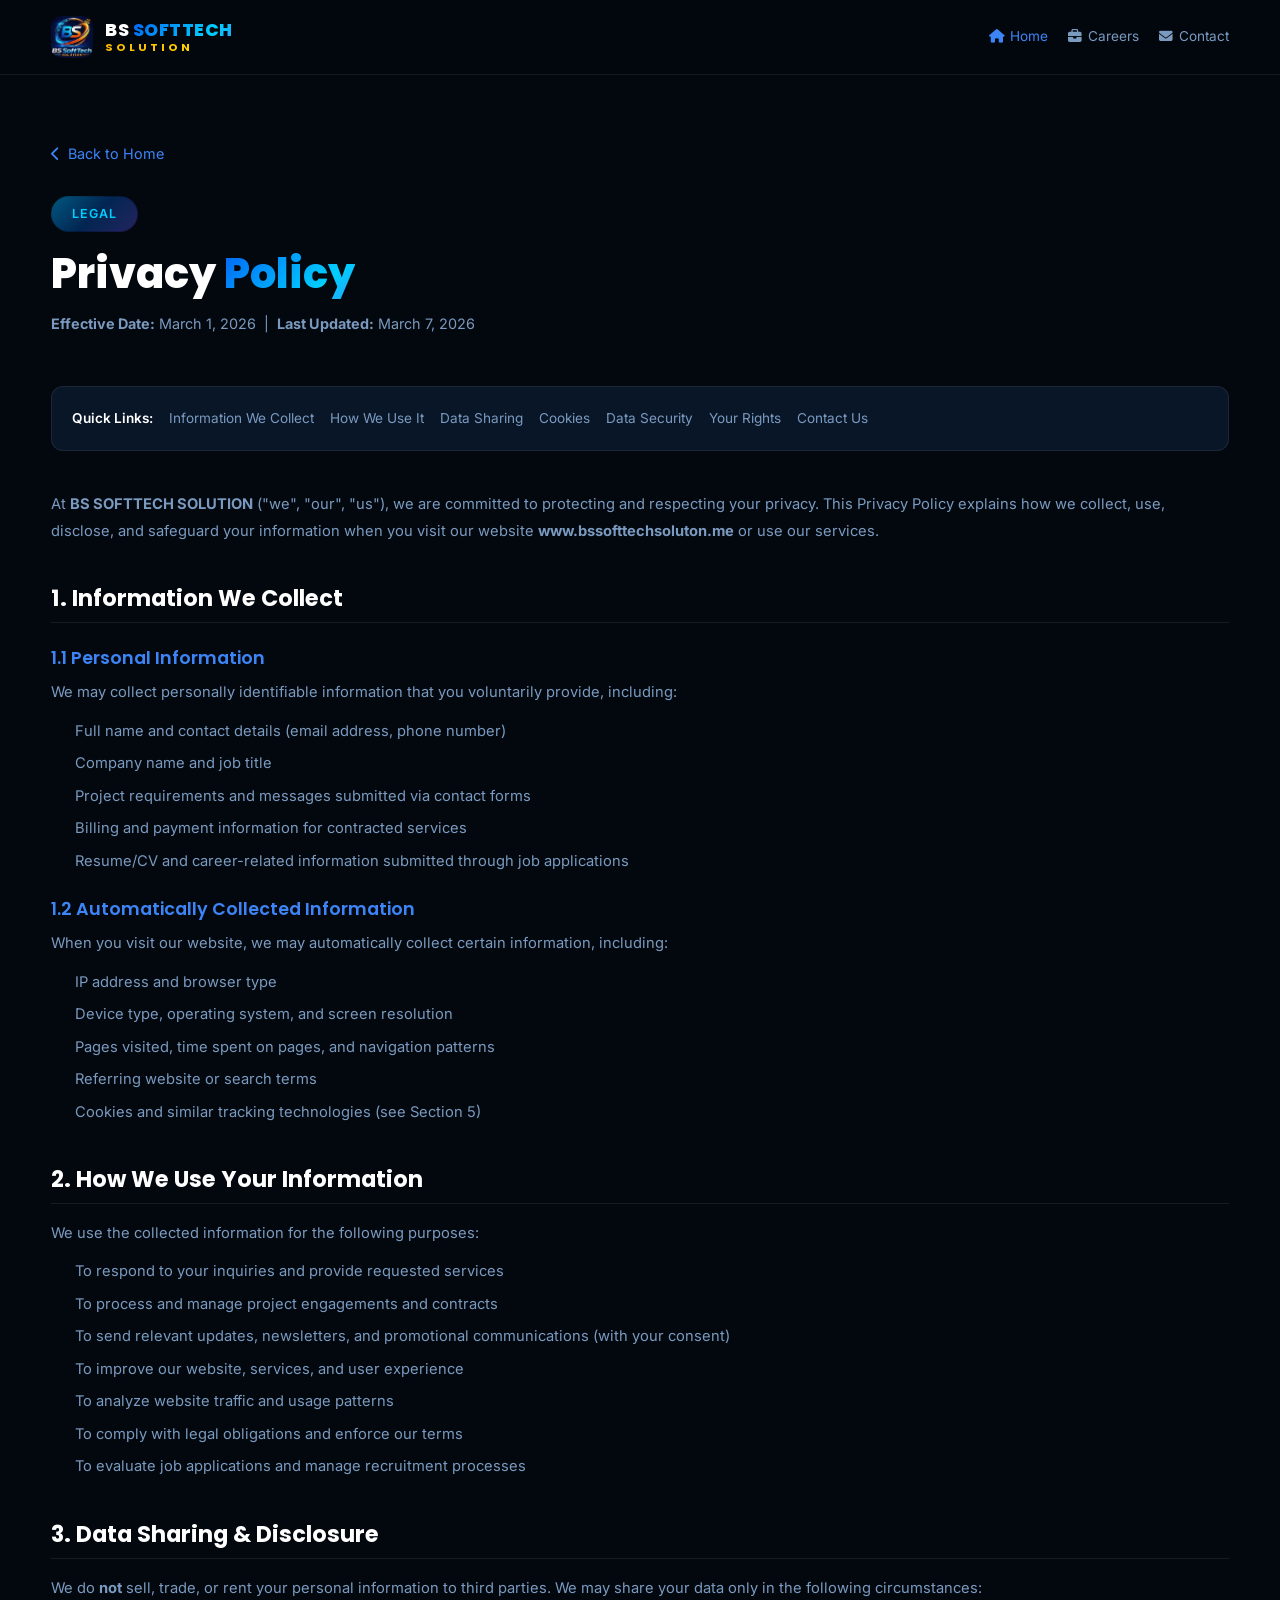
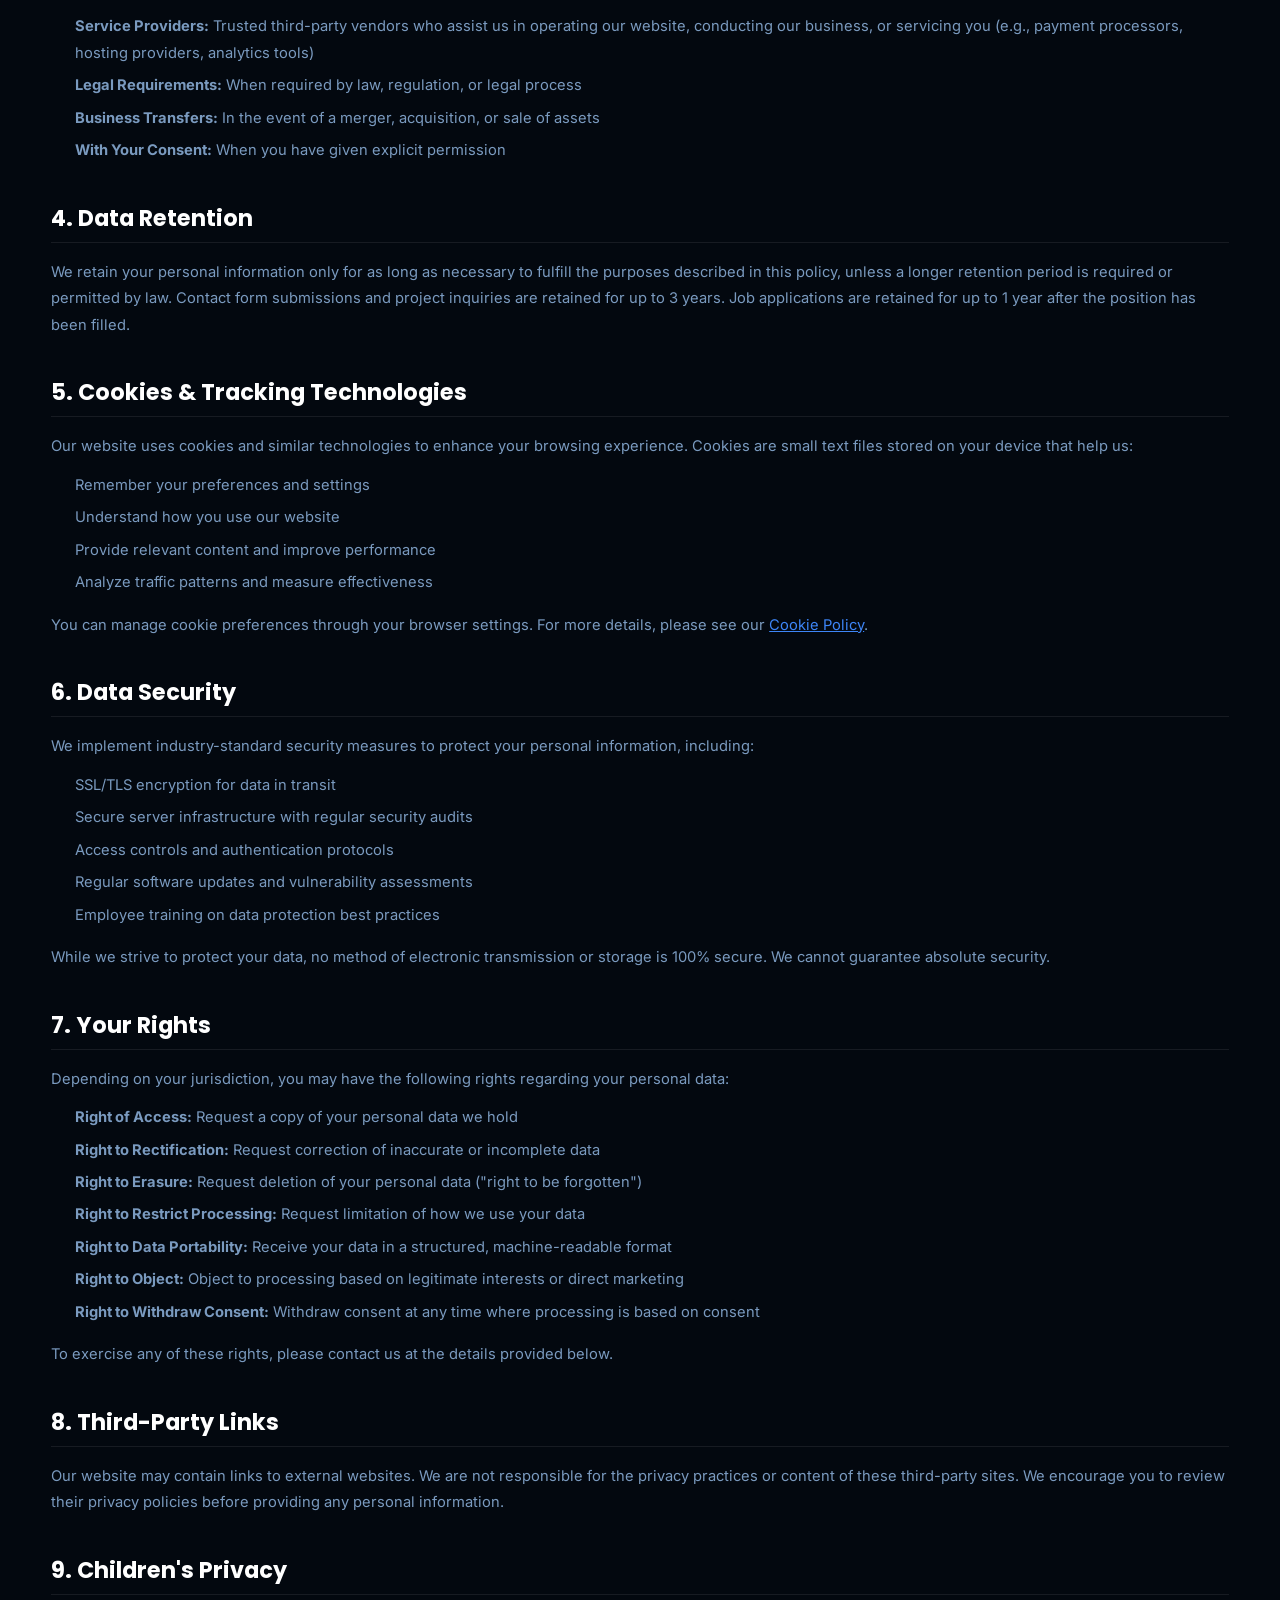
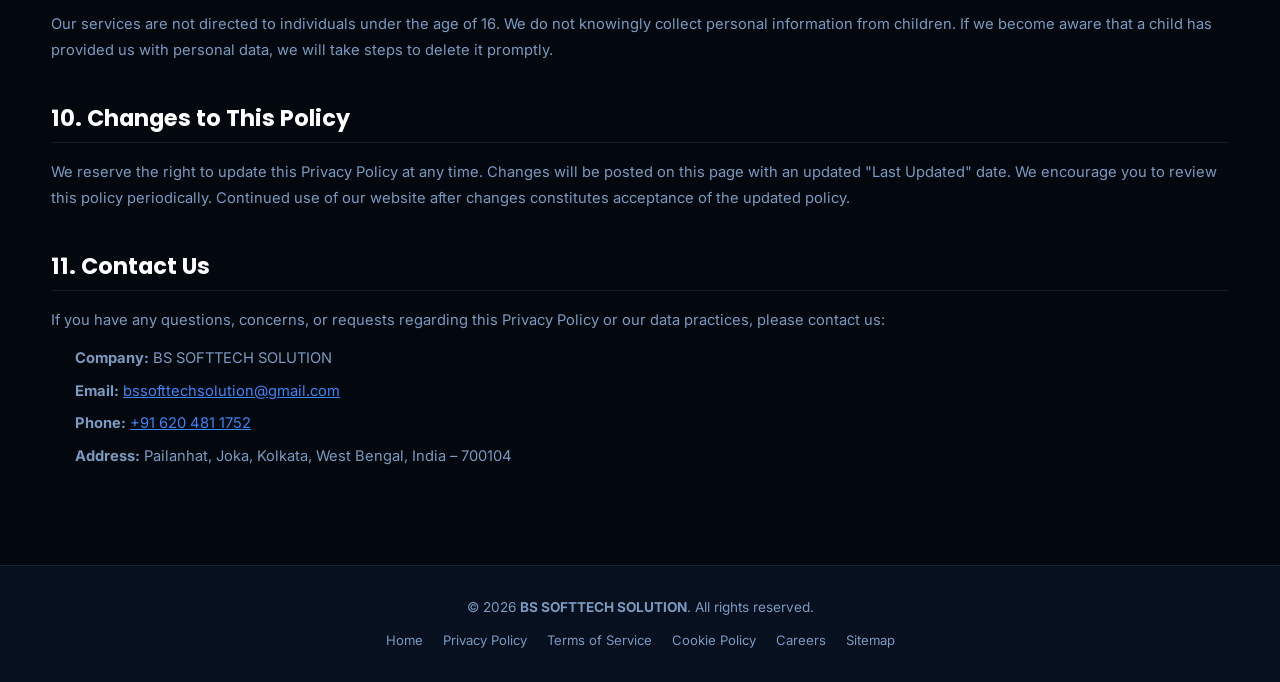
<file: privacy-policy.html>
<!DOCTYPE html>
<html lang="en">
<head>
  <meta charset="UTF-8" />
  <meta name="viewport" content="width=device-width, initial-scale=1.0, maximum-scale=5.0" />
  <meta name="description" content="Privacy Policy of BS SOFTTECH SOLUTION. Learn how we collect, use, protect, and handle your personal information." />
  <meta name="robots" content="index, follow" />
  <meta name="theme-color" content="#0261F4" />
  <link rel="icon" type="image/jpeg" href="public/BSSLOGO.jpeg" />
  <link rel="apple-touch-icon" href="public/BSSLOGO.jpeg" />
  <title>Privacy Policy | BS SOFTTECH SOLUTION</title>
  <link rel="preconnect" href="https://fonts.googleapis.com" />
  <link rel="preconnect" href="https://fonts.gstatic.com" crossorigin />
  <link href="https://fonts.googleapis.com/css2?family=Inter:wght@300;400;500;600;700;800&family=Poppins:wght@400;500;600;700;800;900&display=swap" rel="stylesheet" />
  <link rel="stylesheet" href="https://cdnjs.cloudflare.com/ajax/libs/font-awesome/6.5.1/css/all.min.css" />
  <link rel="stylesheet" href="css/style.css" />
  <style>
    .legal-page { padding: 140px 0 80px; min-height: 100vh; }
    .legal-header { margin-bottom: 50px; }
    .legal-header .section-tag { display: inline-block; margin-bottom: 16px; }
    .legal-header h1 { font-family: var(--font-head); font-size: 2.6rem; font-weight: 800; margin-bottom: 12px; color: #fff; }
    .legal-header p.meta { font-size: 0.9rem; color: var(--text-secondary); }
    .legal-content h2 { font-family: var(--font-head); font-size: 1.4rem; font-weight: 700; color: #fff; margin: 40px 0 16px; padding-bottom: 10px; border-bottom: 1px solid var(--border); }
    .legal-content h3 { font-size: 1.1rem; font-weight: 600; color: var(--primary-light); margin: 24px 0 10px; }
    .legal-content p, .legal-content li { font-size: 0.92rem; color: var(--text-secondary); line-height: 1.8; margin-bottom: 12px; }
    .legal-content ul { padding-left: 24px; margin-bottom: 16px; }
    .legal-content li { margin-bottom: 6px; }
    .legal-content a { color: var(--primary-light); text-decoration: underline; }
    .legal-content a:hover { color: var(--secondary); }
    .legal-nav { background: var(--bg-card); border: 1px solid var(--border); border-radius: var(--radius-md); padding: 20px; display: flex; gap: 16px; flex-wrap: wrap; margin-bottom: 40px; }
    .legal-nav a { font-size: 0.85rem; color: var(--text-secondary); transition: color 0.2s; }
    .legal-nav a:hover { color: var(--primary-light); }
    .legal-back { display: inline-flex; align-items: center; gap: 8px; font-size: 0.9rem; color: var(--primary-light); margin-bottom: 30px; transition: var(--transition-fast); }
    .legal-back:hover { color: var(--secondary); transform: translateX(-4px); }
    .page-footer { background: var(--bg-dark); border-top: 1px solid var(--border); padding: 30px 0; text-align: center; }
    .page-footer p { font-size: 0.85rem; color: var(--text-secondary); margin-bottom: 10px; }
    .page-footer nav { display: flex; justify-content: center; gap: 20px; flex-wrap: wrap; }
    .page-footer nav a { font-size: 0.82rem; color: var(--text-secondary); transition: color 0.2s; }
    .page-footer nav a:hover { color: var(--primary-light); }
    @media (max-width: 768px) {
      .legal-topbar nav { gap: 12px; }
      .legal-header h1 { font-size: 2rem; }
      .quick-links { flex-wrap: wrap; gap: 8px; padding: 16px; }
      .quick-links a { font-size: 0.78rem; }
    }
    @media (max-width: 480px) {
      .legal-topbar .container { flex-wrap: wrap; gap: 8px; }
      .legal-header h1 { font-size: 1.6rem; }
      .legal-content h2 { font-size: 1.15rem; }
      .legal-meta { flex-direction: column; gap: 6px; }
    }
  </style>
</head>
<body>
  <!-- Minimal Navbar -->
  <header class="legal-topbar" style="position:fixed;top:0;left:0;right:0;z-index:1000;background:rgba(3,8,15,0.95);backdrop-filter:blur(20px);border-bottom:1px solid var(--border);padding:16px 0;">
    <div class="container" style="display:flex;align-items:center;justify-content:space-between;">
      <a href="index.html" class="logo" style="display:flex;align-items:center;gap:12px;text-decoration:none;">
        <img src="public/BSSLOGO.jpeg" alt="BS SOFTTECH SOLUTION" style="width:42px;height:42px;border-radius:10px;" />
        <span class="logo-text">
          <span class="logo-line1">BS <span class="logo-gradient">SOFTTECH</span></span>
          <span class="logo-line2">SOLUTION</span>
        </span>
      </a>
      <nav style="display:flex;align-items:center;gap:20px;">
        <a href="index.html" style="font-size:0.85rem;color:var(--primary-light);display:flex;align-items:center;gap:6px;transition:color 0.2s;"><i class="fas fa-home"></i> Home</a>
        <a href="careers.html" style="font-size:0.85rem;color:var(--text-secondary);display:flex;align-items:center;gap:6px;transition:color 0.2s;"><i class="fas fa-briefcase"></i> Careers</a>
        <a href="index.html#contact" style="font-size:0.85rem;color:var(--text-secondary);display:flex;align-items:center;gap:6px;transition:color 0.2s;"><i class="fas fa-envelope"></i> Contact</a>
      </nav>
    </div>
  </header>

  <main class="legal-page">
    <div class="container">
      <a href="index.html" class="legal-back"><i class="fas fa-chevron-left"></i> Back to Home</a>

      <div class="legal-header">
        <span class="section-tag">Legal</span>
        <h1>Privacy <span class="gradient-text">Policy</span></h1>
        <p class="meta"><strong>Effective Date:</strong> March 1, 2026 &nbsp;|&nbsp; <strong>Last Updated:</strong> March 7, 2026</p>
      </div>

      <nav class="legal-nav">
        <span style="font-weight:600;color:#fff;font-size:0.85rem;">Quick Links:</span>
        <a href="#info-collect">Information We Collect</a>
        <a href="#how-use">How We Use It</a>
        <a href="#sharing">Data Sharing</a>
        <a href="#cookies">Cookies</a>
        <a href="#security">Data Security</a>
        <a href="#rights">Your Rights</a>
        <a href="#contact-us">Contact Us</a>
      </nav>

      <div class="legal-content">
        <p>At <strong>BS SOFTTECH SOLUTION</strong> ("we", "our", "us"), we are committed to protecting and respecting your privacy. This Privacy Policy explains how we collect, use, disclose, and safeguard your information when you visit our website <strong>www.bssofttechsoluton.me</strong> or use our services.</p>

        <h2 id="info-collect">1. Information We Collect</h2>
        <h3>1.1 Personal Information</h3>
        <p>We may collect personally identifiable information that you voluntarily provide, including:</p>
        <ul>
          <li>Full name and contact details (email address, phone number)</li>
          <li>Company name and job title</li>
          <li>Project requirements and messages submitted via contact forms</li>
          <li>Billing and payment information for contracted services</li>
          <li>Resume/CV and career-related information submitted through job applications</li>
        </ul>

        <h3>1.2 Automatically Collected Information</h3>
        <p>When you visit our website, we may automatically collect certain information, including:</p>
        <ul>
          <li>IP address and browser type</li>
          <li>Device type, operating system, and screen resolution</li>
          <li>Pages visited, time spent on pages, and navigation patterns</li>
          <li>Referring website or search terms</li>
          <li>Cookies and similar tracking technologies (see Section 5)</li>
        </ul>

        <h2 id="how-use">2. How We Use Your Information</h2>
        <p>We use the collected information for the following purposes:</p>
        <ul>
          <li>To respond to your inquiries and provide requested services</li>
          <li>To process and manage project engagements and contracts</li>
          <li>To send relevant updates, newsletters, and promotional communications (with your consent)</li>
          <li>To improve our website, services, and user experience</li>
          <li>To analyze website traffic and usage patterns</li>
          <li>To comply with legal obligations and enforce our terms</li>
          <li>To evaluate job applications and manage recruitment processes</li>
        </ul>

        <h2 id="sharing">3. Data Sharing & Disclosure</h2>
        <p>We do <strong>not</strong> sell, trade, or rent your personal information to third parties. We may share your data only in the following circumstances:</p>
        <ul>
          <li><strong>Service Providers:</strong> Trusted third-party vendors who assist us in operating our website, conducting our business, or servicing you (e.g., payment processors, hosting providers, analytics tools)</li>
          <li><strong>Legal Requirements:</strong> When required by law, regulation, or legal process</li>
          <li><strong>Business Transfers:</strong> In the event of a merger, acquisition, or sale of assets</li>
          <li><strong>With Your Consent:</strong> When you have given explicit permission</li>
        </ul>

        <h2 id="retention">4. Data Retention</h2>
        <p>We retain your personal information only for as long as necessary to fulfill the purposes described in this policy, unless a longer retention period is required or permitted by law. Contact form submissions and project inquiries are retained for up to 3 years. Job applications are retained for up to 1 year after the position has been filled.</p>

        <h2 id="cookies">5. Cookies & Tracking Technologies</h2>
        <p>Our website uses cookies and similar technologies to enhance your browsing experience. Cookies are small text files stored on your device that help us:</p>
        <ul>
          <li>Remember your preferences and settings</li>
          <li>Understand how you use our website</li>
          <li>Provide relevant content and improve performance</li>
          <li>Analyze traffic patterns and measure effectiveness</li>
        </ul>
        <p>You can manage cookie preferences through your browser settings. For more details, please see our <a href="cookie-policy.html">Cookie Policy</a>.</p>

        <h2 id="security">6. Data Security</h2>
        <p>We implement industry-standard security measures to protect your personal information, including:</p>
        <ul>
          <li>SSL/TLS encryption for data in transit</li>
          <li>Secure server infrastructure with regular security audits</li>
          <li>Access controls and authentication protocols</li>
          <li>Regular software updates and vulnerability assessments</li>
          <li>Employee training on data protection best practices</li>
        </ul>
        <p>While we strive to protect your data, no method of electronic transmission or storage is 100% secure. We cannot guarantee absolute security.</p>

        <h2 id="rights">7. Your Rights</h2>
        <p>Depending on your jurisdiction, you may have the following rights regarding your personal data:</p>
        <ul>
          <li><strong>Right of Access:</strong> Request a copy of your personal data we hold</li>
          <li><strong>Right to Rectification:</strong> Request correction of inaccurate or incomplete data</li>
          <li><strong>Right to Erasure:</strong> Request deletion of your personal data ("right to be forgotten")</li>
          <li><strong>Right to Restrict Processing:</strong> Request limitation of how we use your data</li>
          <li><strong>Right to Data Portability:</strong> Receive your data in a structured, machine-readable format</li>
          <li><strong>Right to Object:</strong> Object to processing based on legitimate interests or direct marketing</li>
          <li><strong>Right to Withdraw Consent:</strong> Withdraw consent at any time where processing is based on consent</li>
        </ul>
        <p>To exercise any of these rights, please contact us at the details provided below.</p>

        <h2 id="third-party">8. Third-Party Links</h2>
        <p>Our website may contain links to external websites. We are not responsible for the privacy practices or content of these third-party sites. We encourage you to review their privacy policies before providing any personal information.</p>

        <h2 id="children">9. Children's Privacy</h2>
        <p>Our services are not directed to individuals under the age of 16. We do not knowingly collect personal information from children. If we become aware that a child has provided us with personal data, we will take steps to delete it promptly.</p>

        <h2 id="changes">10. Changes to This Policy</h2>
        <p>We reserve the right to update this Privacy Policy at any time. Changes will be posted on this page with an updated "Last Updated" date. We encourage you to review this policy periodically. Continued use of our website after changes constitutes acceptance of the updated policy.</p>

        <h2 id="contact-us">11. Contact Us</h2>
        <p>If you have any questions, concerns, or requests regarding this Privacy Policy or our data practices, please contact us:</p>
        <ul>
          <li><strong>Company:</strong> BS SOFTTECH SOLUTION</li>
          <li><strong>Email:</strong> <a href="mailto:bssofttechsolution@gmail.com">bssofttechsolution@gmail.com</a></li>
          <li><strong>Phone:</strong> <a href="tel:+916204811752">+91 620 481 1752</a></li>
          <li><strong>Address:</strong> Pailanhat, Joka, Kolkata, West Bengal, India – 700104</li>
        </ul>
      </div>
    </div>
  </main>

  <footer class="page-footer">
    <div class="container">
      <p>&copy; 2026 <strong>BS SOFTTECH SOLUTION</strong>. All rights reserved.</p>
      <nav>
        <a href="index.html">Home</a>
        <a href="privacy-policy.html">Privacy Policy</a>
        <a href="terms-of-service.html">Terms of Service</a>
        <a href="cookie-policy.html">Cookie Policy</a>
        <a href="careers.html">Careers</a>
        <a href="sitemap.xml">Sitemap</a>
      </nav>
    </div>
  </footer>
</body>
</html>
</file>
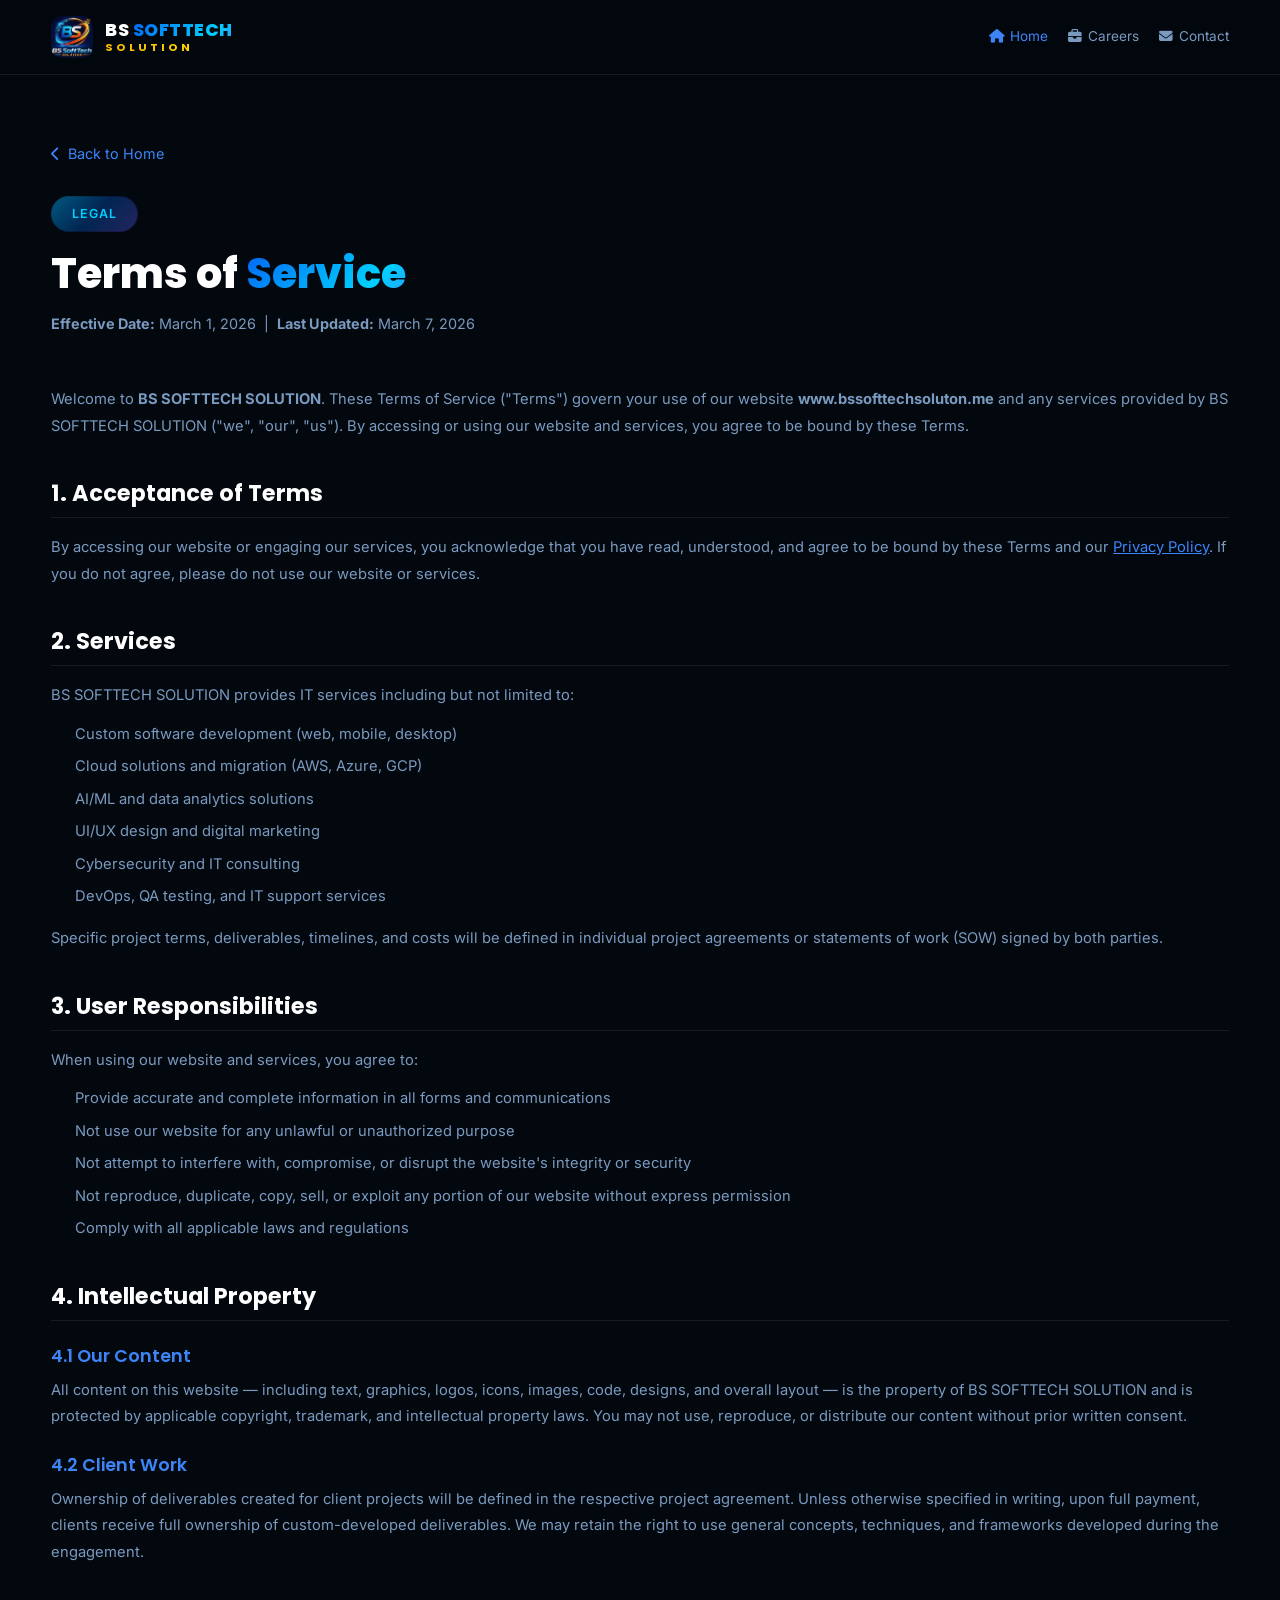
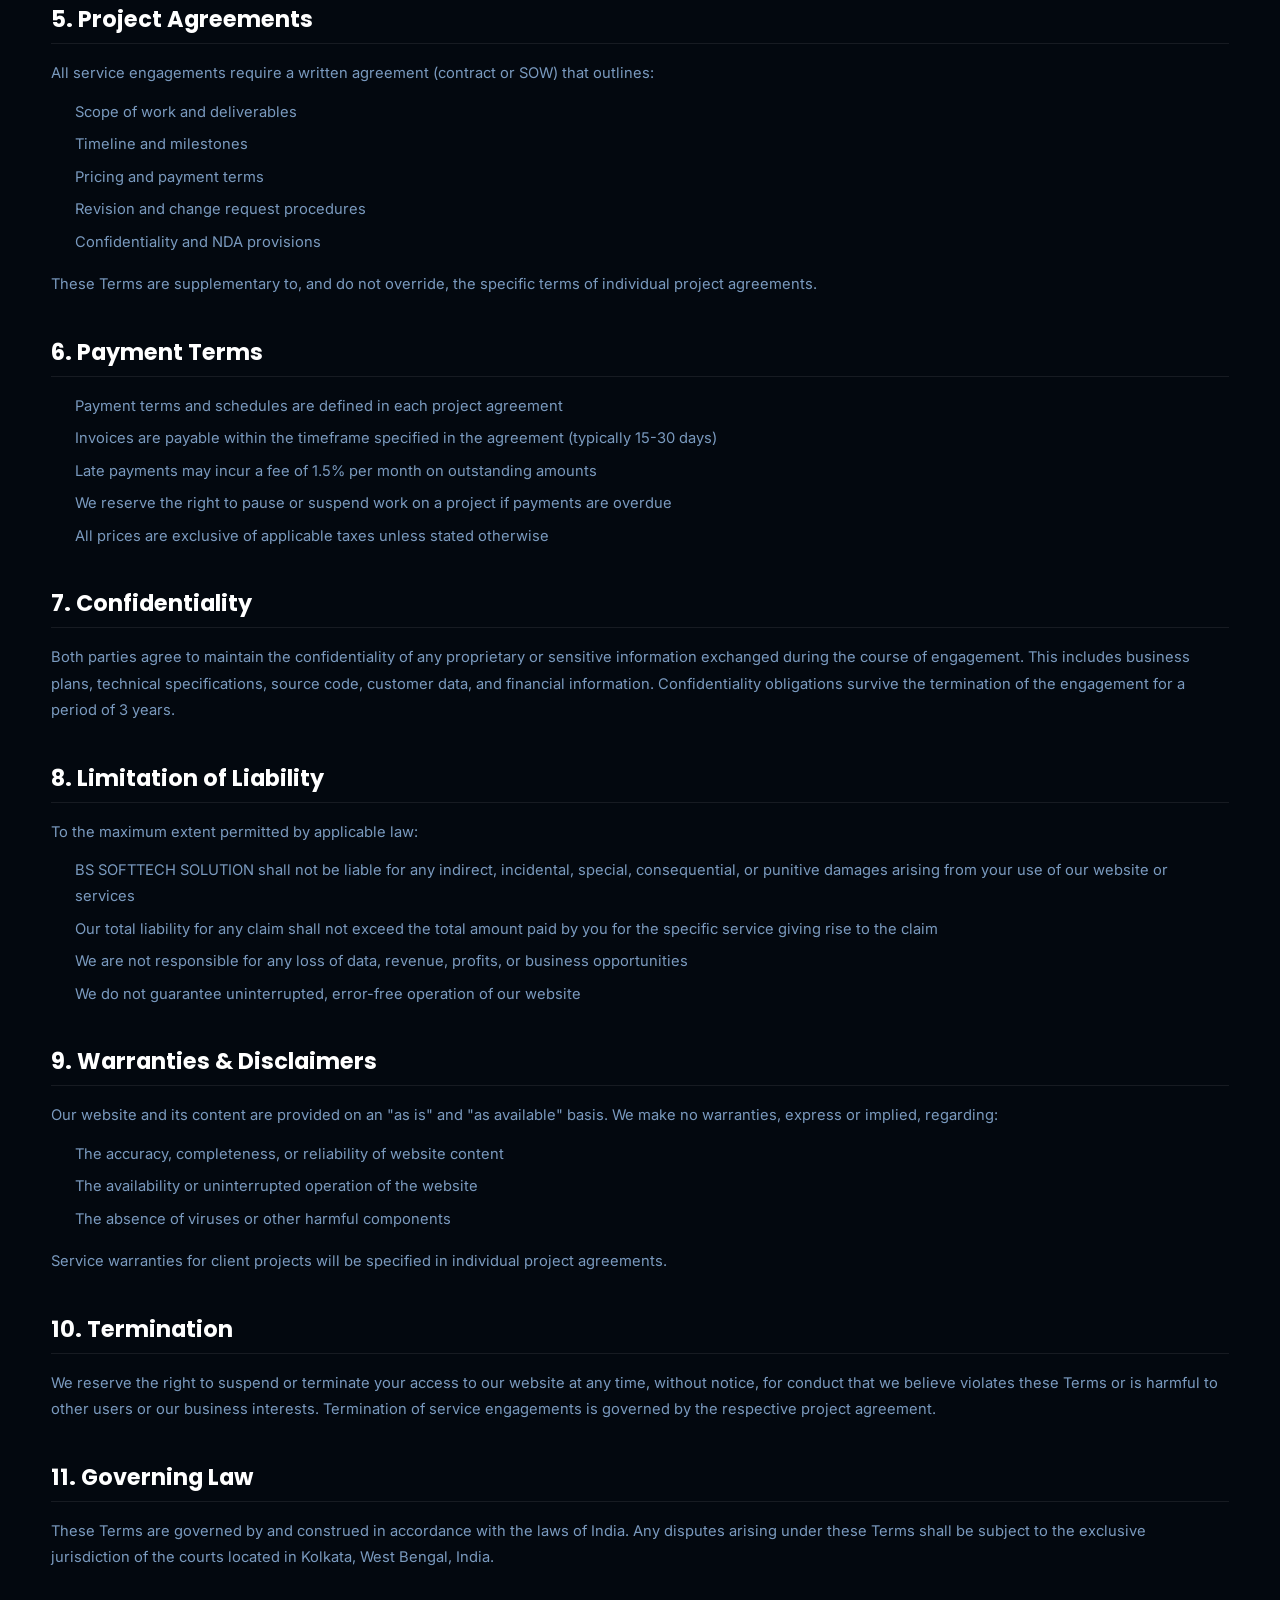
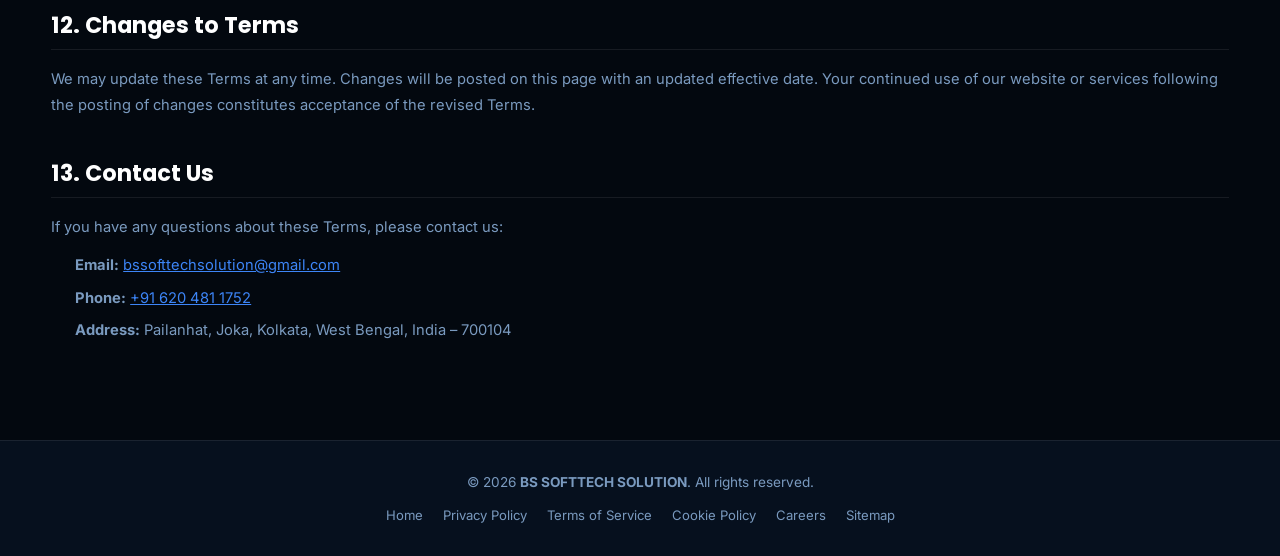
<file: terms-of-service.html>
<!DOCTYPE html>
<html lang="en">
<head>
  <meta charset="UTF-8" />
  <meta name="viewport" content="width=device-width, initial-scale=1.0, maximum-scale=5.0" />
  <meta name="description" content="Terms of Service for BS SOFTTECH SOLUTION. Read about the terms and conditions for using our website and IT services." />
  <meta name="robots" content="index, follow" />
  <meta name="theme-color" content="#0261F4" />
  <link rel="icon" type="image/jpeg" href="public/BSSLOGO.jpeg" />
  <link rel="apple-touch-icon" href="public/BSSLOGO.jpeg" />
  <title>Terms of Service | BS SOFTTECH SOLUTION</title>
  <link rel="preconnect" href="https://fonts.googleapis.com" />
  <link rel="preconnect" href="https://fonts.gstatic.com" crossorigin />
  <link href="https://fonts.googleapis.com/css2?family=Inter:wght@300;400;500;600;700;800&family=Poppins:wght@400;500;600;700;800;900&display=swap" rel="stylesheet" />
  <link rel="stylesheet" href="https://cdnjs.cloudflare.com/ajax/libs/font-awesome/6.5.1/css/all.min.css" />
  <link rel="stylesheet" href="css/style.css" />
  <style>
    .legal-page { padding: 140px 0 80px; min-height: 100vh; }
    .legal-header { margin-bottom: 50px; }
    .legal-header .section-tag { display: inline-block; margin-bottom: 16px; }
    .legal-header h1 { font-family: var(--font-head); font-size: 2.6rem; font-weight: 800; margin-bottom: 12px; color: #fff; }
    .legal-header p.meta { font-size: 0.9rem; color: var(--text-secondary); }
    .legal-content h2 { font-family: var(--font-head); font-size: 1.4rem; font-weight: 700; color: #fff; margin: 40px 0 16px; padding-bottom: 10px; border-bottom: 1px solid var(--border); }
    .legal-content h3 { font-size: 1.1rem; font-weight: 600; color: var(--primary-light); margin: 24px 0 10px; }
    .legal-content p, .legal-content li { font-size: 0.92rem; color: var(--text-secondary); line-height: 1.8; margin-bottom: 12px; }
    .legal-content ul, .legal-content ol { padding-left: 24px; margin-bottom: 16px; }
    .legal-content li { margin-bottom: 6px; }
    .legal-content a { color: var(--primary-light); text-decoration: underline; }
    .legal-content a:hover { color: var(--secondary); }
    .legal-back { display: inline-flex; align-items: center; gap: 8px; font-size: 0.9rem; color: var(--primary-light); margin-bottom: 30px; transition: var(--transition-fast); }
    .legal-back:hover { color: var(--secondary); transform: translateX(-4px); }
    .page-footer { background: var(--bg-dark); border-top: 1px solid var(--border); padding: 30px 0; text-align: center; }
    .page-footer p { font-size: 0.85rem; color: var(--text-secondary); margin-bottom: 10px; }
    .page-footer nav { display: flex; justify-content: center; gap: 20px; flex-wrap: wrap; }
    .page-footer nav a { font-size: 0.82rem; color: var(--text-secondary); transition: color 0.2s; }
    .page-footer nav a:hover { color: var(--primary-light); }
    @media (max-width: 768px) {
      .legal-topbar nav { gap: 12px; }
      .legal-header h1 { font-size: 2rem; }
    }
    @media (max-width: 480px) {
      .legal-topbar .container { flex-wrap: wrap; gap: 8px; }
      .legal-header h1 { font-size: 1.6rem; }
      .legal-content h2 { font-size: 1.15rem; }
      .legal-meta { flex-direction: column; gap: 6px; }
    }
  </style>
</head>
<body>
  <header class="legal-topbar" style="position:fixed;top:0;left:0;right:0;z-index:1000;background:rgba(3,8,15,0.95);backdrop-filter:blur(20px);border-bottom:1px solid var(--border);padding:16px 0;">
    <div class="container" style="display:flex;align-items:center;justify-content:space-between;">
      <a href="index.html" class="logo" style="display:flex;align-items:center;gap:12px;text-decoration:none;">
        <img src="public/BSSLOGO.jpeg" alt="BS SOFTTECH SOLUTION" style="width:42px;height:42px;border-radius:10px;" />
        <span class="logo-text">
          <span class="logo-line1">BS <span class="logo-gradient">SOFTTECH</span></span>
          <span class="logo-line2">SOLUTION</span>
        </span>
      </a>
      <nav style="display:flex;align-items:center;gap:20px;">
        <a href="index.html" style="font-size:0.85rem;color:var(--primary-light);display:flex;align-items:center;gap:6px;transition:color 0.2s;"><i class="fas fa-home"></i> Home</a>
        <a href="careers.html" style="font-size:0.85rem;color:var(--text-secondary);display:flex;align-items:center;gap:6px;transition:color 0.2s;"><i class="fas fa-briefcase"></i> Careers</a>
        <a href="index.html#contact" style="font-size:0.85rem;color:var(--text-secondary);display:flex;align-items:center;gap:6px;transition:color 0.2s;"><i class="fas fa-envelope"></i> Contact</a>
      </nav>
    </div>
  </header>

  <main class="legal-page">
    <div class="container">
      <a href="index.html" class="legal-back"><i class="fas fa-chevron-left"></i> Back to Home</a>

      <div class="legal-header">
        <span class="section-tag">Legal</span>
        <h1>Terms of <span class="gradient-text">Service</span></h1>
        <p class="meta"><strong>Effective Date:</strong> March 1, 2026 &nbsp;|&nbsp; <strong>Last Updated:</strong> March 7, 2026</p>
      </div>

      <div class="legal-content">
        <p>Welcome to <strong>BS SOFTTECH SOLUTION</strong>. These Terms of Service ("Terms") govern your use of our website <strong>www.bssofttechsoluton.me</strong> and any services provided by BS SOFTTECH SOLUTION ("we", "our", "us"). By accessing or using our website and services, you agree to be bound by these Terms.</p>

        <h2>1. Acceptance of Terms</h2>
        <p>By accessing our website or engaging our services, you acknowledge that you have read, understood, and agree to be bound by these Terms and our <a href="privacy-policy.html">Privacy Policy</a>. If you do not agree, please do not use our website or services.</p>

        <h2>2. Services</h2>
        <p>BS SOFTTECH SOLUTION provides IT services including but not limited to:</p>
        <ul>
          <li>Custom software development (web, mobile, desktop)</li>
          <li>Cloud solutions and migration (AWS, Azure, GCP)</li>
          <li>AI/ML and data analytics solutions</li>
          <li>UI/UX design and digital marketing</li>
          <li>Cybersecurity and IT consulting</li>
          <li>DevOps, QA testing, and IT support services</li>
        </ul>
        <p>Specific project terms, deliverables, timelines, and costs will be defined in individual project agreements or statements of work (SOW) signed by both parties.</p>

        <h2>3. User Responsibilities</h2>
        <p>When using our website and services, you agree to:</p>
        <ul>
          <li>Provide accurate and complete information in all forms and communications</li>
          <li>Not use our website for any unlawful or unauthorized purpose</li>
          <li>Not attempt to interfere with, compromise, or disrupt the website's integrity or security</li>
          <li>Not reproduce, duplicate, copy, sell, or exploit any portion of our website without express permission</li>
          <li>Comply with all applicable laws and regulations</li>
        </ul>

        <h2>4. Intellectual Property</h2>
        <h3>4.1 Our Content</h3>
        <p>All content on this website — including text, graphics, logos, icons, images, code, designs, and overall layout — is the property of BS SOFTTECH SOLUTION and is protected by applicable copyright, trademark, and intellectual property laws. You may not use, reproduce, or distribute our content without prior written consent.</p>

        <h3>4.2 Client Work</h3>
        <p>Ownership of deliverables created for client projects will be defined in the respective project agreement. Unless otherwise specified in writing, upon full payment, clients receive full ownership of custom-developed deliverables. We may retain the right to use general concepts, techniques, and frameworks developed during the engagement.</p>

        <h2>5. Project Agreements</h2>
        <p>All service engagements require a written agreement (contract or SOW) that outlines:</p>
        <ul>
          <li>Scope of work and deliverables</li>
          <li>Timeline and milestones</li>
          <li>Pricing and payment terms</li>
          <li>Revision and change request procedures</li>
          <li>Confidentiality and NDA provisions</li>
        </ul>
        <p>These Terms are supplementary to, and do not override, the specific terms of individual project agreements.</p>

        <h2>6. Payment Terms</h2>
        <ul>
          <li>Payment terms and schedules are defined in each project agreement</li>
          <li>Invoices are payable within the timeframe specified in the agreement (typically 15-30 days)</li>
          <li>Late payments may incur a fee of 1.5% per month on outstanding amounts</li>
          <li>We reserve the right to pause or suspend work on a project if payments are overdue</li>
          <li>All prices are exclusive of applicable taxes unless stated otherwise</li>
        </ul>

        <h2>7. Confidentiality</h2>
        <p>Both parties agree to maintain the confidentiality of any proprietary or sensitive information exchanged during the course of engagement. This includes business plans, technical specifications, source code, customer data, and financial information. Confidentiality obligations survive the termination of the engagement for a period of 3 years.</p>

        <h2>8. Limitation of Liability</h2>
        <p>To the maximum extent permitted by applicable law:</p>
        <ul>
          <li>BS SOFTTECH SOLUTION shall not be liable for any indirect, incidental, special, consequential, or punitive damages arising from your use of our website or services</li>
          <li>Our total liability for any claim shall not exceed the total amount paid by you for the specific service giving rise to the claim</li>
          <li>We are not responsible for any loss of data, revenue, profits, or business opportunities</li>
          <li>We do not guarantee uninterrupted, error-free operation of our website</li>
        </ul>

        <h2>9. Warranties & Disclaimers</h2>
        <p>Our website and its content are provided on an "as is" and "as available" basis. We make no warranties, express or implied, regarding:</p>
        <ul>
          <li>The accuracy, completeness, or reliability of website content</li>
          <li>The availability or uninterrupted operation of the website</li>
          <li>The absence of viruses or other harmful components</li>
        </ul>
        <p>Service warranties for client projects will be specified in individual project agreements.</p>

        <h2>10. Termination</h2>
        <p>We reserve the right to suspend or terminate your access to our website at any time, without notice, for conduct that we believe violates these Terms or is harmful to other users or our business interests. Termination of service engagements is governed by the respective project agreement.</p>

        <h2>11. Governing Law</h2>
        <p>These Terms are governed by and construed in accordance with the laws of India. Any disputes arising under these Terms shall be subject to the exclusive jurisdiction of the courts located in Kolkata, West Bengal, India.</p>

        <h2>12. Changes to Terms</h2>
        <p>We may update these Terms at any time. Changes will be posted on this page with an updated effective date. Your continued use of our website or services following the posting of changes constitutes acceptance of the revised Terms.</p>

        <h2>13. Contact Us</h2>
        <p>If you have any questions about these Terms, please contact us:</p>
        <ul>
          <li><strong>Email:</strong> <a href="mailto:bssofttechsolution@gmail.com">bssofttechsolution@gmail.com</a></li>
          <li><strong>Phone:</strong> <a href="tel:+916204811752">+91 620 481 1752</a></li>
          <li><strong>Address:</strong> Pailanhat, Joka, Kolkata, West Bengal, India – 700104</li>
        </ul>
      </div>
    </div>
  </main>

  <footer class="page-footer">
    <div class="container">
      <p>&copy; 2026 <strong>BS SOFTTECH SOLUTION</strong>. All rights reserved.</p>
      <nav>
        <a href="index.html">Home</a>
        <a href="privacy-policy.html">Privacy Policy</a>
        <a href="terms-of-service.html">Terms of Service</a>
        <a href="cookie-policy.html">Cookie Policy</a>
        <a href="careers.html">Careers</a>
        <a href="sitemap.xml">Sitemap</a>
      </nav>
    </div>
  </footer>
</body>
</html>
</file>
<file: css/style.css>
/* ============================================================
   BS SOFTTECH SOLUTION — Main Stylesheet
   Version: 1.0 | Global IT Services Website
   ============================================================ */

/* ============================================================
   CSS CUSTOM PROPERTIES (VARIABLES)
   ============================================================ */
:root {
  --primary:        #0261F4;
  --primary-light:  #3D85F7;
  --primary-dark:   #0148C0;
  --primary-glow:   rgba(2, 97, 244, 0.35);
  --secondary:      #00CFFF;
  --accent:         #FF6B00;
  --accent-light:   #FF8C38;
  --success:        #10D876;
  --warning:        #FFB800;
  --danger:         #FF4560;

  --bg-base:        #03080F;
  --bg-dark:        #06101E;
  --bg-card:        #091628;
  --bg-card-hover:  #0C1F3A;
  --bg-glass:       rgba(9, 22, 40, 0.7);

  --border:         rgba(255, 255, 255, 0.08);
  --border-bright:  rgba(2, 97, 244, 0.4);

  --text-primary:   #F0F6FF;
  --text-secondary: #7A9ABF;
  --text-muted:     #4A6A8A;

  --gradient-main:    linear-gradient(135deg, #0261F4 0%, #00CFFF 100%);
  --gradient-warm:    linear-gradient(135deg, #FF6B00 0%, #FF0080 100%);
  --gradient-green:   linear-gradient(135deg, #10D876 0%, #00CFFF 100%);
  --gradient-purple:  linear-gradient(135deg, #7C3AED 0%, #EC4899 100%);
  --gradient-dark:    linear-gradient(135deg, #091628 0%, #03080F 100%);

  --font-head:  'Poppins', sans-serif;
  --font-body:  'Inter', sans-serif;

  --radius-sm:  6px;
  --radius-md:  12px;
  --radius-lg:  20px;
  --radius-xl:  32px;
  --radius-full: 999px;

  --shadow-sm:  0 2px 12px rgba(0, 0, 0, 0.3);
  --shadow-md:  0 8px 32px rgba(0, 0, 0, 0.4);
  --shadow-lg:  0 20px 60px rgba(0, 0, 0, 0.5);
  --shadow-glow: 0 0 40px rgba(2, 97, 244, 0.25);

  --transition-fast:   all 0.2s ease;
  --transition-med:    all 0.35s ease;
  --transition-slow:   all 0.6s cubic-bezier(0.4, 0, 0.2, 1);

  --nav-height: 70px;
  --topbar-height: 36px;

  --container-max: 1360px;
  --container-pad: clamp(16px, 4vw, 60px);
}

/* ============================================================
   BASE RESET & GLOBAL
   ============================================================ */
*, *::before, *::after {
  box-sizing: border-box;
  margin: 0;
  padding: 0;
}

/* Custom scrollbar */
::-webkit-scrollbar { width: 8px; }
::-webkit-scrollbar-track { background: var(--bg-dark); }
::-webkit-scrollbar-thumb {
  background: linear-gradient(180deg, var(--primary) 0%, var(--secondary) 100%);
  border-radius: 4px;
}
::-webkit-scrollbar-thumb:hover { background: var(--primary-light); }

/* Text selection */
::selection {
  background: rgba(2, 97, 244, 0.35);
  color: #fff;
}

/* Focus-visible ring for accessibility */
:focus-visible {
  outline: 2px solid var(--secondary);
  outline-offset: 3px;
  border-radius: 4px;
}

/* Skip to Main Content Link */
.skip-to-main {
  position: fixed;
  top: -100%;
  left: 50%;
  transform: translateX(-50%);
  background: var(--primary);
  color: #fff;
  padding: 12px 24px;
  border-radius: 0 0 var(--radius-md) var(--radius-md);
  z-index: 100000;
  font-weight: 600;
  font-size: 0.9rem;
  transition: top 0.3s ease;
}

.skip-to-main:focus {
  top: 0;
}

html {
  scroll-behavior: smooth;
  font-size: 16px;
  -webkit-text-size-adjust: 100%;
  scrollbar-color: var(--primary) var(--bg-dark);
  scrollbar-width: thin;
}

body {
  font-family: var(--font-body);
  background-color: var(--bg-base);
  color: var(--text-primary);
  line-height: 1.7;
  overflow-x: hidden;
  -webkit-font-smoothing: antialiased;
  -moz-osx-font-smoothing: grayscale;
}

a {
  color: inherit;
  text-decoration: none;
  transition: var(--transition-fast);
}

ul, ol { list-style: none; }

img {
  max-width: 100%;
  height: auto;
  display: block;
}

button {
  font-family: var(--font-body);
  cursor: pointer;
  border: none;
  outline: none;
  background: none;
}

input, textarea, select {
  font-family: var(--font-body);
  outline: none;
}

h1, h2, h3, h4, h5, h6 {
  font-family: var(--font-head);
  font-weight: 700;
  line-height: 1.25;
  color: var(--text-primary);
}

/* ============================================================
   UTILITY CLASSES
   ============================================================ */

/* GPU-accelerated rendering for below-fold sections */
section:not(:first-of-type) {
  content-visibility: auto;
  contain-intrinsic-size: auto 600px;
}

/* Smooth touch scrolling */
.nav-links, .about-tabs, .service-tabs, .tech-categories {
  -webkit-overflow-scrolling: touch;
}
.container {
  width: 100%;
  max-width: var(--container-max);
  margin-inline: auto;
  padding-inline: var(--container-pad);
}

.gradient-text {
  background: linear-gradient(135deg, #0261F4, #00CFFF, #7C3AED, #00CFFF, #0261F4);
  background-size: 300% 300%;
  animation: gradientShift 4s ease infinite;
  -webkit-background-clip: text;
  -webkit-text-fill-color: transparent;
  background-clip: text;
}

.section-tag {
  display: inline-block;
  background: linear-gradient(135deg, rgba(2, 97, 244, 0.15), rgba(0, 207, 255, 0.08));
  color: var(--secondary);
  border: 1px solid transparent;
  background-image: linear-gradient(135deg, rgba(2, 97, 244, 0.15), rgba(0, 207, 255, 0.08)),
                    linear-gradient(135deg, rgba(0, 207, 255, 0.4), rgba(2, 97, 244, 0.2), rgba(124, 58, 237, 0.3));
  background-origin: border-box;
  background-clip: padding-box, border-box;
  padding: 6px 20px;
  border-radius: var(--radius-full);
  font-size: 0.78rem;
  font-weight: 600;
  letter-spacing: 0.08em;
  text-transform: uppercase;
  margin-bottom: 18px;
  backdrop-filter: blur(6px);
}

.section-title {
  font-size: clamp(1.8rem, 3.5vw, 2.8rem);
  font-weight: 800;
  color: var(--text-primary);
  margin-bottom: 18px;
  opacity: 0;
  transform: translateY(20px);
  transition: opacity 0.8s cubic-bezier(0.22,1,0.36,1), transform 0.8s cubic-bezier(0.22,1,0.36,1);
}

.section-title.title-visible {
  opacity: 1;
  transform: translateY(0);
}

.section-desc {
  font-size: 1rem;
  color: var(--text-secondary);
  max-width: 640px;
  line-height: 1.8;
}

.section-header {
  text-align: center;
  margin-bottom: 56px;
}

.section-header .section-desc {
  margin-inline: auto;
}

/* Decorative line under section headers */
.section-header::after {
  content: '';
  display: block;
  width: 60px;
  height: 3px;
  background: var(--gradient-main);
  border-radius: 2px;
  margin: 24px auto 0;
}

/* ============================================================
   BUTTONS
   ============================================================ */
.btn-primary-lg, .btn-ghost-lg, .btn-white, .btn-outline-white {
  display: inline-flex;
  align-items: center;
  gap: 10px;
  padding: 14px 30px;
  border-radius: var(--radius-full);
  font-size: 0.95rem;
  font-weight: 600;
  transition: var(--transition-med);
  position: relative;
  overflow: hidden;
  white-space: nowrap;
}

.btn-primary-lg {
  background: linear-gradient(135deg, #0261F4, #00CFFF, #0261F4);
  background-size: 200% 200%;
  animation: gradientShift 3s ease infinite;
  color: #fff;
  box-shadow: 0 4px 24px var(--primary-glow);
}

/* Shimmer sweep effect on primary buttons */
.btn-primary-lg::after {
  content: '';
  position: absolute;
  top: 0;
  left: -100%;
  width: 70%;
  height: 100%;
  background: linear-gradient(90deg, transparent 0%, rgba(255,255,255,0.15) 50%, transparent 100%);
  transition: left 0.5s ease;
}

.btn-primary-lg:hover::after { left: 120%; }

.btn-primary-lg:hover {
  transform: translateY(-3px);
  box-shadow: 0 8px 36px rgba(2, 97, 244, 0.5);
  color: #fff;
}

.btn-ghost-lg {
  background: linear-gradient(135deg, rgba(2, 97, 244, 0.1), rgba(0, 207, 255, 0.05));
  color: var(--secondary);
  border: 1px solid transparent;
  background-image: linear-gradient(135deg, rgba(2, 97, 244, 0.1), rgba(0, 207, 255, 0.05)),
                    linear-gradient(135deg, rgba(0, 207, 255, 0.4), rgba(2, 97, 244, 0.2));
  background-origin: border-box;
  background-clip: padding-box, border-box;
}

.btn-ghost-lg:hover {
  background: linear-gradient(135deg, rgba(2, 97, 244, 0.2), rgba(0, 207, 255, 0.1));
  background-image: linear-gradient(135deg, rgba(2, 97, 244, 0.2), rgba(0, 207, 255, 0.1)),
                    linear-gradient(135deg, rgba(0, 207, 255, 0.6), rgba(2, 97, 244, 0.4));
  background-origin: border-box;
  background-clip: padding-box, border-box;
  transform: translateY(-3px);
  color: var(--secondary);
  box-shadow: 0 4px 20px rgba(0, 207, 255, 0.1);
}

.btn-white {
  background: #fff;
  color: var(--primary);
  font-weight: 700;
}

.btn-white:hover {
  transform: translateY(-3px);
  box-shadow: 0 8px 30px rgba(255,255,255,0.2);
  color: var(--primary-dark);
}

.btn-outline-white {
  background: transparent;
  color: #fff;
  border: 2px solid transparent;
  background-image: linear-gradient(135deg, rgba(255,255,255,0.03), transparent),
                    linear-gradient(135deg, rgba(255,255,255,0.6), rgba(0,207,255,0.4));
  background-origin: border-box;
  background-clip: padding-box, border-box;
}

.btn-outline-white:hover {
  background-image: linear-gradient(135deg, rgba(255,255,255,0.1), rgba(0,207,255,0.05)),
                    linear-gradient(135deg, rgba(255,255,255,0.8), rgba(0,207,255,0.6));
  background-origin: border-box;
  background-clip: padding-box, border-box;
  transform: translateY(-3px);
  color: #fff;
  box-shadow: 0 4px 20px rgba(255,255,255,0.1);
}

/* ============================================================
   PRELOADER
   ============================================================ */
#preloader {
  position: fixed;
  inset: 0;
  background: var(--bg-base);
  z-index: 9999;
  display: flex;
  align-items: center;
  justify-content: center;
  transition: opacity 0.5s ease, visibility 0.5s ease;
}

#preloader.hidden {
  opacity: 0;
  visibility: hidden;
  pointer-events: none;
}

.preloader-box {
  text-align: center;
}

.preloader-logo {
  display: flex;
  align-items: center;
  justify-content: center;
  margin-bottom: 28px;
}

.preloader-logo-img {
  height: 80px;
  width: auto;
  object-fit: contain;
  border-radius: var(--radius-md);
  animation: preloaderPulse 1s ease infinite;
}

@keyframes gradientShift {
  0% { background-position: 0% 50%; }
  50% { background-position: 100% 50%; }
  100% { background-position: 0% 50%; }
}

@keyframes preloaderPulse {
  0%, 100% { transform: scale(1); }
  50% { transform: scale(1.15); }
}

.preloader-bar-wrap {
  width: 220px;
  height: 3px;
  background: rgba(255,255,255,0.08);
  border-radius: var(--radius-full);
  overflow: hidden;
  margin: 0 auto 16px;
}

.preloader-bar {
  height: 100%;
  width: 0%;
  background: var(--gradient-main);
  border-radius: var(--radius-full);
  animation: loadBar 2s ease forwards;
}

@keyframes loadBar {
  0% { width: 0%; }
  40% { width: 55%; }
  70% { width: 80%; }
  100% { width: 100%; }
}

.pre-tagline {
  color: var(--text-secondary);
  font-size: 0.85rem;
  letter-spacing: 0.1em;
  animation: fadeIn 1s ease;
}

/* ============================================================
   HEADER & NAVIGATION
   ============================================================ */
#site-header {
  position: fixed;
  top: 0;
  left: 0;
  right: 0;
  z-index: 1000;
  transition: var(--transition-med);
}

.top-bar {
  background: rgba(3, 8, 15, 0.95);
  border-bottom: 1px solid var(--border);
  height: var(--topbar-height);
  display: flex;
  align-items: center;
  transition: var(--transition-med);
}

#site-header.scrolled .top-bar {
  height: 0;
  overflow: hidden;
  border: none;
}

.top-bar-inner {
  display: flex;
  align-items: center;
  justify-content: space-between;
  gap: 20px;
}

.top-info {
  display: flex;
  align-items: center;
  gap: 24px;
}

.top-info a, .top-info span {
  font-size: 0.78rem;
  color: var(--text-secondary);
  display: flex;
  align-items: center;
  gap: 7px;
}

.top-info a:hover { color: var(--secondary); }

.top-info i {
  color: var(--primary);
  font-size: 0.72rem;
}

.top-social {
  display: flex;
  align-items: center;
  gap: 12px;
}

.top-social a {
  color: var(--text-secondary);
  font-size: 0.78rem;
  width: 26px;
  height: 26px;
  display: flex;
  align-items: center;
  justify-content: center;
  border-radius: 50%;
  background: rgba(255,255,255,0.05);
  transition: var(--transition-fast);
}

.top-social a:hover {
  background: var(--primary);
  color: #fff;
  transform: translateY(-2px);
}

.navbar {
  background: rgba(3, 8, 15, 0.92);
  backdrop-filter: blur(20px);
  -webkit-backdrop-filter: blur(20px);
  border-bottom: 1px solid transparent;
  background-image: linear-gradient(rgba(3, 8, 15, 0.92), rgba(3, 8, 15, 0.92)),
                    linear-gradient(90deg, transparent, rgba(2,97,244,0.2), rgba(0,207,255,0.15), rgba(2,97,244,0.2), transparent);
  background-size: 100% 100%, 100% 1px;
  background-position: 0 0, 0 100%;
  background-repeat: no-repeat;
  height: var(--nav-height);
  transition: var(--transition-med);
}

#site-header.scrolled .navbar {
  background: rgba(3, 8, 15, 0.98);
  box-shadow: 0 4px 24px rgba(0,0,0,0.5);
}

.nav-inner {
  display: flex;
  align-items: center;
  justify-content: space-between;
  height: 100%;
  gap: 8px;
  max-width: 100%;
  padding-inline: var(--container-pad);
}

/* LOGO */
.logo, .footer-logo {
  display: flex;
  align-items: center;
  gap: 12px;
  text-decoration: none;
  flex-shrink: 0;
}

.logo-text {
  font-family: var(--font-head);
  font-weight: 800;
  display: flex;
  flex-direction: column;
  line-height: 1.15;
  letter-spacing: 0.5px;
}

.logo-line1 {
  font-size: 1.1rem;
  color: #fff;
  white-space: nowrap;
}

.logo-line2 {
  font-size: 0.7rem;
  font-weight: 700;
  letter-spacing: 3px;
  text-transform: uppercase;
  background: linear-gradient(135deg, #FFB800, #FFD700, #FFA500, #FFD700, #FFB800);
  background-size: 300% 300%;
  animation: gradientShift 4s ease infinite;
  -webkit-background-clip: text;
  -webkit-text-fill-color: transparent;
  background-clip: text;
}

.logo-gradient {
  background: linear-gradient(135deg, #0261F4, #00CFFF, #7C3AED, #00CFFF, #0261F4);
  background-size: 300% 300%;
  animation: gradientShift 4s ease infinite;
  -webkit-background-clip: text;
  -webkit-text-fill-color: transparent;
  background-clip: text;
}

.logo:hover .logo-img { transform: scale(1.05); }

.logo-img {
  height: 48px;
  width: auto;
  object-fit: contain;
  border-radius: var(--radius-sm);
  transition: transform 0.3s ease;
}

.navbar-logo:hover .logo-img { transform: scale(1.05); }

.footer-logo-img {
  height: 56px;
  width: auto;
  object-fit: contain;
  border-radius: var(--radius-sm);
  transition: transform 0.3s ease;
}

.footer-logo:hover .footer-logo-img { transform: scale(1.05); }

/* NAV LINKS */
.nav-links {
  display: flex;
  align-items: center;
  gap: 4px;
}

.nav-link {
  font-size: 0.875rem;
  font-weight: 500;
  color: var(--text-secondary);
  padding: 8px 14px;
  border-radius: var(--radius-sm);
  transition: var(--transition-fast);
  white-space: nowrap;
  display: flex;
  align-items: center;
  gap: 5px;
}

.nav-link:hover, .nav-link.active {
  color: var(--text-primary);
  background: rgba(255,255,255,0.06);
}

/* MEGA MENU */
.has-dropdown { position: relative; }

.mega-menu {
  position: absolute;
  top: calc(100% + 16px);
  left: 50%;
  transform: translateX(-50%);
  width: 700px;
  background: var(--bg-card);
  border: 1px solid var(--border);
  border-radius: var(--radius-md);
  padding: 28px;
  display: grid;
  grid-template-columns: repeat(4, 1fr);
  gap: 24px;
  opacity: 0;
  visibility: hidden;
  pointer-events: none;
  transition: var(--transition-med);
  box-shadow: var(--shadow-lg);
  z-index: 100;
}

.mega-menu::before {
  content: '';
  position: absolute;
  top: -6px;
  left: 50%;
  transform: translateX(-50%);
  width: 12px;
  height: 12px;
  background: var(--bg-card);
  border-top: 1px solid var(--border);
  border-left: 1px solid var(--border);
  transform: translateX(-50%) rotate(45deg);
}

.has-dropdown:hover .mega-menu {
  opacity: 1;
  visibility: visible;
  pointer-events: all;
  top: calc(100% + 8px);
}

.mega-col h4 {
  font-size: 0.72rem;
  font-weight: 700;
  letter-spacing: 0.12em;
  text-transform: uppercase;
  color: var(--secondary);
  margin-bottom: 14px;
  padding-bottom: 8px;
  border-bottom: 1px solid var(--border);
}

.mega-col a {
  display: flex;
  align-items: center;
  gap: 8px;
  font-size: 0.83rem;
  color: var(--text-secondary);
  padding: 6px 0;
  transition: var(--transition-fast);
}

.mega-col a i {
  color: var(--primary);
  width: 14px;
  font-size: 0.8rem;
}

.mega-col a:hover {
  color: var(--text-primary);
  padding-left: 4px;
}

/* NAV ACTIONS */
.nav-actions {
  display: flex;
  align-items: center;
  gap: 12px;
  flex-shrink: 0;
}

.btn-get-quote {
  background: linear-gradient(135deg, #0261F4, #00CFFF, #0261F4);
  background-size: 200% 200%;
  animation: gradientShift 3s ease infinite;
  color: #fff;
  padding: 10px 20px;
  border-radius: var(--radius-full);
  font-size: 0.82rem;
  font-weight: 600;
  display: flex;
  align-items: center;
  gap: 8px;
  transition: var(--transition-med);
  box-shadow: 0 4px 20px var(--primary-glow);
  white-space: nowrap;
  flex-shrink: 0;
}

.btn-get-quote:hover {
  transform: translateY(-2px);
  box-shadow: 0 8px 32px rgba(2, 97, 244, 0.5), 0 0 60px rgba(0,207,255,0.15);
  color: #fff;
}

.hamburger {
  display: none;
  flex-direction: column;
  gap: 5px;
  padding: 6px;
  border-radius: var(--radius-sm);
}

.hamburger span {
  display: block;
  width: 24px;
  height: 2px;
  background: var(--text-primary);
  border-radius: var(--radius-full);
  transition: var(--transition-med);
}

.hamburger.open span:nth-child(1) { transform: rotate(45deg) translate(5px, 5px); }
.hamburger.open span:nth-child(2) { opacity: 0; }
.hamburger.open span:nth-child(3) { transform: rotate(-45deg) translate(5px, -5px); }

/* ============================================================
   HERO SECTION
   ============================================================ */
.hero-section {
  position: relative;
  min-height: 100vh;
  display: flex;
  align-items: center;
  padding-top: calc(var(--nav-height) + var(--topbar-height) + 60px);
  padding-bottom: 80px;
  overflow: hidden;
}

/* Animated gradient mesh background */
.hero-gradient-mesh {
  position: absolute;
  inset: 0;
  z-index: 0;
  background:
    radial-gradient(ellipse 80% 50% at 20% 40%, rgba(2,97,244,0.12) 0%, transparent 60%),
    radial-gradient(ellipse 60% 60% at 80% 20%, rgba(0,207,255,0.08) 0%, transparent 50%),
    radial-gradient(ellipse 50% 70% at 50% 80%, rgba(124,58,237,0.06) 0%, transparent 50%);
  animation: meshShift 20s ease-in-out infinite alternate;
  pointer-events: none;
}

@keyframes meshShift {
  0%   { opacity: 0.6; filter: hue-rotate(0deg); }
  50%  { opacity: 1;   filter: hue-rotate(15deg); }
  100% { opacity: 0.7; filter: hue-rotate(-10deg); }
}

#particle-canvas {
  position: absolute;
  inset: 0;
  width: 100%;
  height: 100%;
  z-index: 0;
}

.hero-blobs { position: absolute; inset: 0; z-index: 0; pointer-events: none; }

.blob {
  position: absolute;
  border-radius: 50%;
  filter: blur(80px);
  opacity: 0.15;
  animation: blobPulse 8s ease-in-out infinite;
}

.blob-1 {
  width: 500px;
  height: 500px;
  background: radial-gradient(circle, #0261F4, transparent 70%);
  top: -100px;
  left: -100px;
  animation-delay: 0s;
}

.blob-2 {
  width: 400px;
  height: 400px;
  background: radial-gradient(circle, #00CFFF, transparent 70%);
  top: 30%;
  right: -80px;
  animation-delay: 3s;
}

.blob-3 {
  width: 350px;
  height: 350px;
  background: radial-gradient(circle, #7C3AED, transparent 70%);
  bottom: -80px;
  left: 40%;
  animation-delay: 5s;
}

@keyframes blobPulse {
  0%, 100% { transform: scale(1) translate(0, 0); }
  33% { transform: scale(1.08) translate(20px, -20px); }
  66% { transform: scale(0.95) translate(-10px, 15px); }
}

.hero-grid {
  position: relative;
  z-index: 1;
  display: grid;
  grid-template-columns: 1fr 1fr;
  align-items: center;
  gap: 60px;
  min-height: 70vh;
}

.hero-content { max-width: 620px; }

.hero-badge {
  display: inline-flex;
  align-items: center;
  gap: 10px;
  background: rgba(2, 97, 244, 0.12);
  border: 1px solid rgba(0, 207, 255, 0.25);
  color: var(--secondary);
  padding: 8px 20px;
  border-radius: var(--radius-full);
  font-size: 0.82rem;
  font-weight: 500;
  margin-bottom: 28px;
  animation: fadeIn 0.8s ease both;
}

.badge-dot {
  width: 8px;
  height: 8px;
  border-radius: 50%;
  background: var(--success);
  animation: pulseDot 1.5s ease infinite;
}

@keyframes pulseDot {
  0%, 100% { box-shadow: 0 0 0 0 rgba(16, 216, 118, 0.6); }
  50% { box-shadow: 0 0 0 6px rgba(16, 216, 118, 0); }
}

.hero-title {
  font-size: clamp(2.4rem, 4.5vw, 4rem);
  font-weight: 900;
  line-height: 1.15;
  margin-bottom: 24px;
  animation: slideUp 0.8s ease 0.2s both;
}

.cursor-blink {
  color: var(--primary);
  animation: blink 0.8s step-end infinite;
}

@keyframes blink {
  0%, 100% { opacity: 1; }
  50% { opacity: 0; }
}

.hero-desc {
  font-size: 1.05rem;
  color: var(--text-secondary);
  line-height: 1.8;
  margin-bottom: 36px;
  max-width: 560px;
  animation: slideUp 0.8s ease 0.4s both;
}

.hero-btns {
  display: flex;
  align-items: center;
  gap: 16px;
  flex-wrap: wrap;
  margin-bottom: 48px;
  animation: slideUp 0.8s ease 0.6s both;
}

.hero-mini-stats {
  display: flex;
  align-items: center;
  gap: 0;
  flex-wrap: wrap;
  background: rgba(255,255,255,0.04);
  border: 1px solid var(--border);
  border-radius: var(--radius-md);
  padding: 18px 24px;
  animation: slideUp 0.8s ease 0.8s both;
  backdrop-filter: blur(8px);
  -webkit-backdrop-filter: blur(8px);
}

.mini-stat {
  display: flex;
  flex-direction: column;
  align-items: center;
  padding: 0 24px;
  flex: 1;
  min-width: 100px;
}

.mini-stat:first-child { padding-left: 0; }
.mini-stat:last-child { padding-right: 0; }

.mnum {
  font-family: var(--font-head);
  font-size: 1.5rem;
  font-weight: 800;
  background: var(--gradient-main);
  -webkit-background-clip: text;
  -webkit-text-fill-color: transparent;
  background-clip: text;
}

.mlabel {
  font-size: 0.72rem;
  color: var(--text-secondary);
  text-align: center;
}

.divider-v {
  width: 1px;
  height: 40px;
  background: var(--border);
}

/* HERO TECH ORBIT VISUAL */
.hero-visual {
  display: flex;
  align-items: center;
  justify-content: center;
  position: relative;
  z-index: 1;
}

.tech-orbit {
  position: relative;
  width: 380px;
  height: 380px;
}

.orbit-ring {
  position: absolute;
  border-radius: 50%;
  border: 1px solid rgba(2, 97, 244, 0.3);
}

.ring-a {
  inset: 30px;
  animation: rotateA 12s linear infinite;
}

.ring-b {
  inset: 70px;
  border-color: rgba(0, 207, 255, 0.25);
  animation: rotateB 18s linear infinite;
}

.ring-c {
  inset: 0;
  border-color: rgba(124, 58, 237, 0.2);
  animation: rotateA 25s linear infinite reverse;
}

@keyframes rotateA { from { transform: rotate(0deg); } to { transform: rotate(360deg); } }
@keyframes rotateB { from { transform: rotate(0deg); } to { transform: rotate(-360deg); } }

.orbit-core {
  position: absolute;
  inset: 120px;
  background: var(--gradient-main);
  border-radius: 50%;
  display: flex;
  align-items: center;
  justify-content: center;
  box-shadow: 0 0 60px rgba(2, 97, 244, 0.5), 0 0 120px rgba(2, 97, 244, 0.2);
  animation: corePulse 3s ease-in-out infinite;
}

@keyframes corePulse {
  0%, 100% { box-shadow: 0 0 60px rgba(2, 97, 244, 0.5), 0 0 120px rgba(2, 97, 244, 0.2); }
  50% { box-shadow: 0 0 80px rgba(2, 97, 244, 0.7), 0 0 160px rgba(2, 97, 244, 0.3); }
}

.core-inner { text-align: center; }

.core-bss {
  display: block;
  font-family: var(--font-head);
  font-size: 1.6rem;
  font-weight: 900;
  color: #fff;
  letter-spacing: 0.05em;
}

.core-sub {
  display: block;
  font-size: 0.5rem;
  color: rgba(255,255,255,0.8);
  letter-spacing: 0.2em;
}

.orbit-dot {
  position: absolute;
  width: 42px;
  height: 42px;
  background: var(--bg-card);
  border: 1px solid var(--border-bright);
  border-radius: 50%;
  display: flex;
  flex-direction: column;
  align-items: center;
  justify-content: center;
  font-size: 0.55rem;
  color: var(--text-secondary);
  cursor: default;
  transition: var(--transition-fast);
}

.orbit-dot i {
  font-size: 0.9rem;
  color: var(--primary);
  margin-bottom: 1px;
}

.orbit-dot span { display: none; }

.orbit-dot:hover {
  background: var(--primary);
  border-color: var(--primary);
  transform: scale(1.2);
  z-index: 2;
}

.orbit-dot:hover i { color: #fff; }

.od1 { top: 5px; left: 50%; transform: translateX(-50%); }
.od2 { top: 20%; right: 5px; }
.od3 { bottom: 20%; right: 5px; }
.od4 { bottom: 5px; left: 50%; transform: translateX(-50%); }
.od5 { bottom: 20%; left: 5px; }
.od6 { top: 20%; left: 5px; }

.scroll-indicator {
  position: absolute;
  bottom: 30px;
  left: 50%;
  transform: translateX(-50%);
  display: flex;
  flex-direction: column;
  align-items: center;
  gap: 8px;
  z-index: 1;
}

.scroll-mouse {
  width: 24px;
  height: 38px;
  border: 2px solid rgba(255,255,255,0.3);
  border-radius: 12px;
  display: flex;
  justify-content: center;
  padding-top: 6px;
}

.scroll-wheel {
  width: 3px;
  height: 8px;
  background: var(--secondary);
  border-radius: var(--radius-full);
  animation: scrollWheel 2s ease infinite;
}

@keyframes scrollWheel {
  0% { transform: translateY(0); opacity: 1; }
  100% { transform: translateY(12px); opacity: 0; }
}

.scroll-indicator span {
  font-size: 0.7rem;
  color: var(--text-muted);
  letter-spacing: 0.15em;
  text-transform: uppercase;
}

/* --- Hero CEO Quote --- */
.hero-ceo-quote {
  text-align: center;
  padding: 0 20px;
  margin-top: -10px;
  margin-bottom: 10px;
}

.hero-ceo-quote blockquote {
  font-family: var(--font-head);
  font-size: 1.15rem;
  font-style: italic;
  color: var(--text-secondary);
  line-height: 1.7;
  max-width: 640px;
  margin: 0 auto;
  position: relative;
  padding: 20px 0;
}

.hero-ceo-quote blockquote::before {
  content: '\201C';
  font-size: 4rem;
  color: var(--primary);
  position: absolute;
  top: -10px;
  left: -20px;
  opacity: 0.3;
  font-family: Georgia, serif;
}

.hero-ceo-quote cite {
  display: block;
  margin-top: 12px;
  font-size: 0.85rem;
  font-style: normal;
  color: var(--text-muted);
  letter-spacing: 0.05em;
}

.hero-ceo-quote cite strong {
  color: var(--primary-light);
}

/* --- Partner Chips --- */
.chip-partner {
  background: rgba(2,97,244,0.1) !important;
  border-color: rgba(2,97,244,0.3) !important;
}

.chip-partner:hover {
  background: rgba(2,97,244,0.2) !important;
  border-color: var(--primary) !important;
}

/* ============================================================
   CLIENTS MARQUEE
   ============================================================ */
.clients-section {
  padding: 40px 0;
  border-top: 1px solid var(--border);
  border-bottom: 1px solid var(--border);
  background: var(--bg-dark);
  overflow: hidden;
}

.clients-label {
  text-align: center;
  font-size: 0.78rem;
  color: var(--text-muted);
  letter-spacing: 0.1em;
  text-transform: uppercase;
  font-weight: 600;
  margin-bottom: 20px;
}

.marquee-track {
  overflow: hidden;
  width: 100%;
}

.marquee-inner {
  display: flex;
  gap: 20px;
  width: max-content;
  animation: marqueeScroll 30s linear infinite;
}

@keyframes marqueeScroll {
  0% { transform: translateX(0); }
  100% { transform: translateX(-50%); }
}

.marquee-inner:hover { animation-play-state: paused; }

.client-chip {
  display: inline-flex;
  align-items: center;
  gap: 10px;
  background: rgba(255,255,255,0.05);
  border: 1px solid var(--border);
  padding: 10px 22px;
  border-radius: var(--radius-full);
  font-size: 0.85rem;
  font-weight: 500;
  color: var(--text-secondary);
  white-space: nowrap;
  transition: var(--transition-fast);
}

.client-chip:hover {
  background: rgba(2,97,244,0.15);
  border-color: var(--border-bright);
  color: var(--text-primary);
}

.client-chip i {
  font-size: 1rem;
  color: var(--primary-light);
}

/* ============================================================
   STATS SECTION
   ============================================================ */
.stats-section {
  padding: 80px 0;
  background: var(--bg-dark);
  position: relative;
}

.stats-section::before {
  content: '';
  position: absolute;
  inset: 0;
  background: radial-gradient(ellipse 60% 50% at 10% 50%, rgba(2,97,244,0.06) 0%, transparent 60%),
              radial-gradient(ellipse 50% 60% at 90% 50%, rgba(0,207,255,0.04) 0%, transparent 60%);
  pointer-events: none;
}

.stats-grid {
  display: grid;
  grid-template-columns: repeat(6, 1fr);
  gap: 20px;
}

.stat-card {
  background: var(--bg-card);
  border: 1px solid var(--border);
  border-radius: var(--radius-md);
  padding: 28px 20px;
  text-align: center;
  transition: var(--transition-med);
  position: relative;
  overflow: hidden;
}

.stat-card::before {
  content: '';
  position: absolute;
  inset: 0;
  background: var(--gradient-main);
  opacity: 0;
  transition: var(--transition-med);
}

/* Decorative gradient top border */
.stat-card::after {
  content: '';
  position: absolute;
  top: 0;
  left: 0;
  right: 0;
  height: 2px;
  background: var(--gradient-main);
  transform: scaleX(0);
  transition: transform 0.4s ease;
}

.stat-card:hover {
  transform: translateY(-6px);
  border-color: transparent;
  box-shadow: 0 0 40px rgba(2,97,244,0.2), 0 0 80px rgba(0,207,255,0.06);
  background-image: linear-gradient(var(--bg-card), var(--bg-card)),
                    linear-gradient(135deg, rgba(2,97,244,0.6), rgba(0,207,255,0.4));
  background-origin: border-box;
  background-clip: padding-box, border-box;
}

.stat-card:hover::before { opacity: 0.05; }
.stat-card:hover::after { transform: scaleX(1); }

.stat-icon {
  position: relative;
  font-size: 1.5rem;
  margin-bottom: 12px;
  background: linear-gradient(135deg, #0261F4, #00CFFF, #7C3AED);
  background-size: 200% 200%;
  animation: gradientShift 3s ease infinite;
  -webkit-background-clip: text;
  -webkit-text-fill-color: transparent;
  background-clip: text;
}

.stat-num {
  position: relative;
  font-family: var(--font-head);
  font-size: 2.2rem;
  font-weight: 900;
  background: linear-gradient(135deg, #00CFFF, #0261F4, #7C3AED);
  background-size: 200% 200%;
  animation: gradientShift 3s ease infinite;
  -webkit-background-clip: text;
  -webkit-text-fill-color: transparent;
  background-clip: text;
  display: inline;
}

.stat-plus {
  display: inline;
  font-family: var(--font-head);
  font-size: 1.5rem;
  font-weight: 900;
  background: linear-gradient(135deg, #00CFFF, #0261F4, #7C3AED);
  background-size: 200% 200%;
  animation: gradientShift 3s ease infinite;
  -webkit-background-clip: text;
  -webkit-text-fill-color: transparent;
  background-clip: text;
}

.stat-label {
  position: relative;
  font-size: 0.78rem;
  color: var(--text-secondary);
  margin-top: 6px;
  font-weight: 500;
}

/* ============================================================
   SERVICES SECTION
   ============================================================ */
.services-section {
  padding: 100px 0;
  position: relative;
  background: linear-gradient(180deg, var(--bg-base) 0%, rgba(2,97,244,0.02) 50%, var(--bg-base) 100%);
}

.services-section::after {
  content: '';
  position: absolute;
  top: 0;
  left: 0;
  right: 0;
  height: 1px;
  background: linear-gradient(90deg, transparent, rgba(2,97,244,0.3), rgba(0,207,255,0.3), transparent);
}

.service-tabs {
  display: flex;
  gap: 10px;
  flex-wrap: wrap;
  justify-content: center;
  margin-bottom: 48px;
}

.stab {
  padding: 10px 24px;
  border-radius: var(--radius-full);
  font-size: 0.875rem;
  font-weight: 500;
  color: var(--text-secondary);
  background: rgba(255,255,255,0.05);
  border: 1px solid var(--border);
  transition: var(--transition-fast);
}

.stab:hover {
  color: var(--text-primary);
  background: rgba(2,97,244,0.1);
  border-color: rgba(2,97,244,0.4);
}

.stab.active {
  background: var(--gradient-main);
  color: #fff;
  border-color: transparent;
  box-shadow: 0 4px 20px var(--primary-glow);
}

.services-grid {
  display: grid;
  grid-template-columns: repeat(4, 1fr);
  gap: 24px;
}

.service-card {
  background: var(--bg-card);
  border: 1px solid var(--border);
  border-radius: var(--radius-md);
  padding: 32px 28px;
  transition: var(--transition-med);
  position: relative;
  overflow: hidden;
  display: flex;
  flex-direction: column;
  gap: 14px;
}

.service-card::before {
  content: '';
  position: absolute;
  top: 0;
  left: 0;
  right: 0;
  height: 3px;
  background: var(--gradient-main);
  transform: scaleX(0);
  transform-origin: left;
  transition: transform 0.35s ease;
}

.service-card:hover {
  transform: translateY(-6px);
  background: var(--bg-card-hover);
  border-color: transparent;
  box-shadow: 0 20px 50px rgba(0,0,0,0.3), 0 0 30px rgba(2,97,244,0.15), 0 0 60px rgba(0,207,255,0.05);
  background-image: linear-gradient(var(--bg-card-hover), var(--bg-card-hover)),
                    linear-gradient(135deg, rgba(2,97,244,0.5), rgba(0,207,255,0.5), rgba(124,58,237,0.3));
  background-origin: border-box;
  background-clip: padding-box, border-box;
}

.service-card:hover::before { transform: scaleX(1); }

.service-card.hidden-filter { display: none; }

.sc-icon {
  width: 54px;
  height: 54px;
  border-radius: var(--radius-md);
  display: flex;
  align-items: center;
  justify-content: center;
  font-size: 1.4rem;
  transition: var(--transition-med);
}

.service-card:hover .sc-icon {
  transform: scale(1.1) rotate(-5deg);
  box-shadow: 0 0 25px rgba(2,97,244,0.25), 0 0 50px rgba(0,207,255,0.08);
}

.sc-blue   { background: linear-gradient(135deg, rgba(2, 97, 244, 0.2), rgba(0, 207, 255, 0.1)); color: var(--primary-light); }
.sc-purple { background: linear-gradient(135deg, rgba(124, 58, 237, 0.2), rgba(236, 72, 153, 0.1)); color: #A78BFA; }
.sc-green  { background: linear-gradient(135deg, rgba(16, 216, 118, 0.2), rgba(0, 207, 255, 0.1)); color: var(--success); }
.sc-orange { background: linear-gradient(135deg, rgba(255, 107, 0, 0.2), rgba(255, 0, 128, 0.08)); color: var(--accent-light); }
.sc-cyan   { background: linear-gradient(135deg, rgba(0, 207, 255, 0.2), rgba(2, 97, 244, 0.1)); color: var(--secondary); }

.service-card h3 {
  font-size: 1rem;
  font-weight: 700;
  color: var(--text-primary);
}

.service-card p {
  font-size: 0.875rem;
  color: var(--text-secondary);
  line-height: 1.7;
  flex-grow: 1;
}

.sc-tags {
  display: flex;
  flex-wrap: wrap;
  gap: 6px;
}

.sc-tags li {
  padding: 3px 10px;
  background: rgba(255,255,255,0.06);
  border: 1px solid var(--border);
  border-radius: var(--radius-full);
  font-size: 0.7rem;
  color: var(--text-secondary);
  font-weight: 500;
}

.sc-link {
  display: inline-flex;
  align-items: center;
  gap: 6px;
  font-size: 0.82rem;
  font-weight: 600;
  color: var(--primary-light);
  margin-top: auto;
  transition: var(--transition-fast);
}

.sc-link:hover {
  color: var(--secondary);
  gap: 10px;
}

.services-cta {
  text-align: center;
  margin-top: 56px;
}

.services-cta p {
  color: var(--text-secondary);
  margin-bottom: 20px;
  font-size: 1rem;
}

.services-cta strong { color: var(--text-primary); }

/* ============================================================
   WHY CHOOSE US
   ============================================================ */
.why-section {
  padding: 100px 0;
  background: var(--bg-dark);
  position: relative;
}

.why-section::before {
  content: '';
  position: absolute;
  inset: 0;
  background: radial-gradient(ellipse 70% 50% at 80% 30%, rgba(124,58,237,0.05) 0%, transparent 60%),
              radial-gradient(ellipse 50% 50% at 20% 70%, rgba(2,97,244,0.04) 0%, transparent 60%);
  pointer-events: none;
}

.why-grid {
  display: grid;
  grid-template-columns: 1fr 1fr;
  gap: 80px;
  align-items: center;
}

.why-content .section-desc {
  max-width: 100%;
  margin-bottom: 40px;
}

.why-features {
  display: flex;
  flex-direction: column;
  gap: 24px;
  margin-bottom: 40px;
}

.why-feat {
  display: flex;
  align-items: flex-start;
  gap: 18px;
}

.wf-icon {
  width: 48px;
  height: 48px;
  min-width: 48px;
  background: rgba(2,97,244,0.15);
  border: 1px solid rgba(2,97,244,0.3);
  border-radius: var(--radius-md);
  display: flex;
  align-items: center;
  justify-content: center;
  font-size: 1.1rem;
  color: var(--primary-light);
  transition: var(--transition-med);
}

.why-feat:hover .wf-icon {
  background: var(--gradient-main);
  border-color: transparent;
  color: #fff;
}

.why-feat h4 {
  font-size: 0.95rem;
  font-weight: 700;
  margin-bottom: 4px;
}

.why-feat p {
  font-size: 0.875rem;
  color: var(--text-secondary);
}

.why-visual { position: relative; }

.why-cards-stack {
  position: relative;
  width: 360px;
  height: 360px;
  margin: 0 auto;
}

.wstack-card {
  position: absolute;
  display: flex;
  align-items: center;
  gap: 12px;
  padding: 16px 20px;
  border-radius: var(--radius-md);
  font-size: 0.85rem;
  font-weight: 500;
  color: var(--text-primary);
  border: 1px solid var(--border);
  background: var(--bg-card);
  backdrop-filter: blur(10px);
  box-shadow: var(--shadow-md);
  animation: floatCard 4s ease-in-out infinite;
}

.wstack-card i { font-size: 1.2rem; }

.wsc-1 { top: 0; left: 0; animation-delay: 0s; }
.wsc-1 i { color: var(--success); }

.wsc-2 { top: 80px; right: 0; animation-delay: 1s; }
.wsc-2 i { color: var(--warning); }

.wsc-3 { top: 180px; left: 20px; animation-delay: 2s; }
.wsc-3 i { color: var(--secondary); }

.wsc-4 { bottom: 0; right: 20px; animation-delay: 3s; }
.wsc-4 i { color: var(--primary-light); }

@keyframes floatCard {
  0%, 100% { transform: translateY(0px); }
  50% { transform: translateY(-10px); }
}

.wstack-badge {
  position: absolute;
  top: 50%;
  left: 50%;
  transform: translate(-50%, -50%);
  width: 90px;
  height: 90px;
  background: var(--gradient-main);
  border-radius: 50%;
  display: flex;
  align-items: center;
  justify-content: center;
  text-align: center;
  font-family: var(--font-head);
  font-size: 0.75rem;
  font-weight: 800;
  color: #fff;
  line-height: 1.3;
  box-shadow: 0 0 40px rgba(2,97,244,0.5);
  animation: corePulse 3s ease-in-out infinite;
}

/* ============================================================
   ABOUT SECTION
   ============================================================ */
.about-section {
  padding: 100px 0;
  position: relative;
  background: linear-gradient(180deg, var(--bg-base) 0%, rgba(0,207,255,0.02) 50%, var(--bg-base) 100%);
}

.about-tabs-wrap {
  background: var(--bg-card);
  border: 1px solid var(--border);
  border-radius: var(--radius-lg);
  overflow: hidden;
}

.about-tabs {
  display: flex;
  border-bottom: 1px solid var(--border);
}

.atab {
  flex: 1;
  padding: 18px 20px;
  font-size: 0.88rem;
  font-weight: 600;
  color: var(--text-secondary);
  transition: var(--transition-fast);
  border-bottom: 3px solid transparent;
}

.atab:hover { color: var(--text-primary); background: rgba(255,255,255,0.03); }

.atab.active {
  color: var(--primary-light);
  background: rgba(2,97,244,0.08);
  border-bottom-color: var(--primary);
}

.about-tab-content {
  display: none;
  padding: 48px;
  animation: fadeIn 0.5s ease;
}

.about-tab-content.active { display: block; }

.about-tab-grid {
  display: grid;
  grid-template-columns: 1fr 260px;
  gap: 48px;
  align-items: center;
}

.about-tab-text h3 {
  font-size: 1.5rem;
  font-weight: 800;
  margin-bottom: 18px;
  background: var(--gradient-main);
  -webkit-background-clip: text;
  -webkit-text-fill-color: transparent;
  background-clip: text;
}

.about-tab-text p {
  font-size: 0.95rem;
  color: var(--text-secondary);
  line-height: 1.8;
  margin-bottom: 16px;
}

.about-highlights {
  display: flex;
  flex-direction: column;
  gap: 10px;
  margin-top: 24px;
}

.ah-item {
  display: flex;
  align-items: center;
  gap: 12px;
  font-size: 0.875rem;
  color: var(--text-secondary);
}

.ah-item i {
  color: var(--success);
  font-size: 0.8rem;
  flex-shrink: 0;
}

.about-tab-visual {
  width: 200px;
  height: 200px;
  border-radius: 50%;
  display: flex;
  align-items: center;
  justify-content: center;
  margin: 0 auto;
}

.mission-visual { background: radial-gradient(circle, rgba(2,97,244,0.25) 0%, transparent 70%); }
.vision-visual  { background: radial-gradient(circle, rgba(0,207,255,0.25) 0%, transparent 70%); }

.av-icon {
  font-size: 4rem;
  background: var(--gradient-main);
  -webkit-background-clip: text;
  -webkit-text-fill-color: transparent;
  background-clip: text;
  animation: corePulse 3s ease-in-out infinite;
}

.values-grid {
  display: grid;
  grid-template-columns: repeat(3, 1fr);
  gap: 28px;
}

.value-item {
  text-align: center;
  padding: 28px 20px;
  border: 1px solid var(--border);
  border-radius: var(--radius-md);
  background: rgba(255,255,255,0.02);
  transition: var(--transition-med);
}

.value-item:hover {
  border-color: var(--border-bright);
  background: rgba(2,97,244,0.08);
  transform: translateY(-4px);
}

.vi-icon {
  width: 56px;
  height: 56px;
  border-radius: var(--radius-md);
  background: rgba(2,97,244,0.15);
  display: flex;
  align-items: center;
  justify-content: center;
  font-size: 1.4rem;
  color: var(--primary-light);
  margin: 0 auto 16px;
  transition: var(--transition-med);
}

.value-item:hover .vi-icon {
  background: var(--gradient-main);
  color: #fff;
}

.value-item h4 {
  font-size: 0.95rem;
  margin-bottom: 8px;
}

.value-item p {
  font-size: 0.82rem;
  color: var(--text-secondary);
  line-height: 1.6;
}

/* Timeline */
.timeline {
  position: relative;
  padding-left: 40px;
}

.timeline::before {
  content: '';
  position: absolute;
  left: 8px;
  top: 0;
  bottom: 0;
  width: 2px;
  background: linear-gradient(to bottom, var(--primary), transparent);
}

.timeline-item {
  position: relative;
  padding-bottom: 32px;
}

.tl-dot {
  position: absolute;
  left: -36px;
  top: 4px;
  width: 16px;
  height: 16px;
  border-radius: 50%;
  background: var(--bg-card);
  border: 2px solid var(--primary);
}

.tl-current {
  background: var(--primary);
  box-shadow: 0 0 16px rgba(2,97,244,0.6);
}

.tl-year {
  display: inline-block;
  background: rgba(2,97,244,0.15);
  color: var(--primary-light);
  padding: 2px 12px;
  border-radius: var(--radius-full);
  font-size: 0.75rem;
  font-weight: 600;
  margin-bottom: 6px;
}

.tl-content h4 {
  font-size: 0.95rem;
  margin-bottom: 4px;
}

.tl-content p {
  font-size: 0.85rem;
  color: var(--text-secondary);
  line-height: 1.6;
}

/* ============================================================
   TECHNOLOGIES SECTION
   ============================================================ */
.tech-section {
  padding: 100px 0;
  background: var(--bg-dark);
  position: relative;
}

.tech-section::before {
  content: '';
  position: absolute;
  inset: 0;
  background: radial-gradient(ellipse 60% 40% at 50% 0%, rgba(0,207,255,0.06) 0%, transparent 70%);
  pointer-events: none;
}

.tech-categories {
  display: grid;
  grid-template-columns: repeat(3, 1fr);
  gap: 24px;
}

.tech-cat {
  background: var(--bg-card);
  border: 1px solid var(--border);
  border-radius: var(--radius-md);
  padding: 28px;
  transition: var(--transition-med);
}

.tech-cat:hover {
  border-color: transparent;
  transform: translateY(-4px);
  box-shadow: 0 0 40px rgba(0,207,255,0.12), 0 0 80px rgba(2,97,244,0.06);
  background-image: linear-gradient(var(--bg-card), var(--bg-card)),
                    linear-gradient(135deg, rgba(0,207,255,0.5), rgba(2,97,244,0.4), rgba(124,58,237,0.3));
  background-origin: border-box;
  background-clip: padding-box, border-box;
}

.tc-title {
  font-size: 0.85rem;
  font-weight: 700;
  color: var(--secondary);
  letter-spacing: 0.05em;
  text-transform: uppercase;
  margin-bottom: 16px;
  display: flex;
  align-items: center;
  gap: 8px;
}

.tech-pills {
  display: flex;
  flex-wrap: wrap;
  gap: 8px;
}

.tp {
  display: inline-flex;
  align-items: center;
  gap: 6px;
  padding: 6px 14px;
  background: rgba(255,255,255,0.04);
  border: 1px solid var(--border);
  border-radius: var(--radius-full);
  font-size: 0.78rem;
  font-weight: 500;
  color: var(--text-secondary);
  transition: var(--transition-fast);
}

.tp:hover {
  background: rgba(2,97,244,0.15);
  border-color: rgba(2,97,244,0.4);
  color: var(--text-primary);
}

/* ============================================================
   INDUSTRIES SECTION
   ============================================================ */
.industries-section {
  padding: 100px 0;
  background: var(--bg-base);
  position: relative;
}

.industries-section::before {
  content: '';
  position: absolute;
  inset: 0;
  background: radial-gradient(ellipse 70% 50% at 20% 20%, rgba(16,216,118,0.04) 0%, transparent 60%),
              radial-gradient(ellipse 50% 60% at 80% 80%, rgba(2,97,244,0.04) 0%, transparent 60%);
  pointer-events: none;
}

.industries-grid {
  display: grid;
  grid-template-columns: repeat(4, 1fr);
  gap: 24px;
  margin-top: 60px;
}

.industry-card {
  background: var(--bg-card);
  border: 1px solid var(--border-default);
  border-radius: var(--radius-lg);
  padding: 32px 24px;
  text-align: center;
  transition: all 0.4s var(--ease-smooth);
  position: relative;
  overflow: hidden;
}

.industry-card::before {
  content: '';
  position: absolute;
  top: 0;
  left: 0;
  right: 0;
  height: 3px;
  background: linear-gradient(90deg, var(--primary), var(--secondary));
  transform: scaleX(0);
  transition: transform 0.4s var(--ease-smooth);
}

.industry-card:hover {
  border-color: transparent;
  transform: translateY(-6px);
  box-shadow: 0 20px 40px rgba(2,97,244,0.12), 0 0 60px rgba(0,207,255,0.05);
  background-image: linear-gradient(var(--bg-card), var(--bg-card)),
                    linear-gradient(135deg, rgba(2,97,244,0.5), rgba(0,207,255,0.4), rgba(16,216,118,0.3));
  background-origin: border-box;
  background-clip: padding-box, border-box;
}

.industry-card:hover::before {
  transform: scaleX(1);
}

.ind-icon {
  width: 60px;
  height: 60px;
  border-radius: var(--radius-md);
  background: linear-gradient(135deg, rgba(2,97,244,0.15), rgba(0,207,255,0.1));
  display: flex;
  align-items: center;
  justify-content: center;
  margin: 0 auto 16px;
  font-size: 1.4rem;
  color: var(--primary-light);
  transition: all 0.3s ease;
}

.industry-card:hover .ind-icon {
  background: linear-gradient(135deg, var(--primary), var(--secondary));
  color: #fff;
  transform: scale(1.1);
}

.industry-card h3 {
  font-family: var(--font-head);
  font-size: 1rem;
  font-weight: 700;
  color: var(--text-primary);
  margin-bottom: 8px;
}

.industry-card p {
  font-size: 0.82rem;
  color: var(--text-muted);
  line-height: 1.6;
}

/* ============================================================
   PORTFOLIO SECTION
   ============================================================ */
.portfolio-section {
  padding: 100px 0;
  position: relative;
  background: linear-gradient(180deg, var(--bg-base) 0%, rgba(124,58,237,0.02) 50%, var(--bg-base) 100%);
}

.portfolio-filters {
  display: flex;
  gap: 10px;
  justify-content: center;
  flex-wrap: wrap;
  margin-bottom: 48px;
}

.pfbtn {
  padding: 10px 24px;
  border-radius: var(--radius-full);
  font-size: 0.875rem;
  font-weight: 500;
  color: var(--text-secondary);
  background: rgba(255,255,255,0.05);
  border: 1px solid var(--border);
  transition: var(--transition-fast);
}

.pfbtn:hover {
  color: var(--text-primary);
  background: rgba(2,97,244,0.1);
}

.pfbtn.active {
  background: var(--gradient-main);
  color: #fff;
  border-color: transparent;
  box-shadow: 0 4px 20px var(--primary-glow);
}

.portfolio-grid {
  display: grid;
  grid-template-columns: repeat(3, 1fr);
  gap: 24px;
}

.portfolio-card {
  border-radius: var(--radius-md);
  overflow: hidden;
  transition: var(--transition-med);
}

.portfolio-card:hover {
  transform: translateY(-8px);
  box-shadow: 0 30px 70px rgba(0,0,0,0.5);
}

.portfolio-card.pf-hidden { display: none; }

.pc-img {
  height: 300px;
  position: relative;
  border-radius: var(--radius-md);
  overflow: hidden;
  cursor: pointer;
  background-color: #0a1628;
}

.pc-img > img {
  position: absolute;
  inset: 0;
  width: 100%;
  height: 100%;
  object-fit: cover;
  display: block;
  transition: transform 0.5s ease;
}

.pc-img:hover > img {
  transform: scale(1.08);
}

/* Overlay — always visible with subtle bottom gradient showing title */
.pc-overlay {
  position: absolute;
  inset: 0;
  background: linear-gradient(180deg, transparent 0%, transparent 35%, rgba(3, 8, 15, 0.85) 75%, rgba(3, 8, 15, 0.95) 100%);
  padding: 28px;
  display: flex;
  flex-direction: column;
  justify-content: flex-end;
  transition: background 0.4s ease;
}

/* Category tag */
.pc-cat {
  font-size: 0.72rem;
  font-weight: 700;
  letter-spacing: 0.1em;
  text-transform: uppercase;
  color: var(--secondary);
  margin-bottom: 8px;
  transition: var(--transition-med);
}

/* Title — always visible */
.pc-overlay h3 {
  font-size: 1.1rem;
  font-weight: 700;
  margin-bottom: 6px;
  color: #fff;
  transition: transform 0.35s ease;
}

/* Description — hidden by default, expands on hover */
.pc-overlay p {
  font-size: 0.82rem;
  color: var(--text-secondary);
  line-height: 1.6;
  max-height: 0;
  overflow: hidden;
  opacity: 0;
  margin-bottom: 0;
  transition: max-height 0.4s ease, opacity 0.35s ease 0.08s, margin-bottom 0.4s ease;
}

/* Tags — hidden by default, expands on hover */
.pc-overlay .pc-tags {
  max-height: 0;
  overflow: hidden;
  opacity: 0;
  transition: max-height 0.4s ease 0.1s, opacity 0.35s ease 0.12s;
}

/* === HOVER STATE === */
.pc-img:hover .pc-overlay {
  background: linear-gradient(180deg, rgba(3, 8, 15, 0.2) 0%, rgba(3, 8, 15, 0.88) 45%, rgba(3, 8, 15, 0.97) 100%);
}

.pc-img:hover .pc-overlay h3 {
  transform: translateY(-3px);
}

.pc-img:hover .pc-overlay p {
  max-height: 120px;
  opacity: 1;
  margin-bottom: 14px;
}

.pc-img:hover .pc-overlay .pc-tags {
  max-height: 60px;
  opacity: 1;
}

.pc-tags {
  display: flex;
  gap: 6px;
  flex-wrap: wrap;
}

.pc-tags span {
  padding: 3px 10px;
  background: rgba(2,97,244,0.2);
  border: 1px solid rgba(2,97,244,0.4);
  border-radius: var(--radius-full);
  font-size: 0.72rem;
  color: var(--secondary);
}

.portfolio-cta { text-align: center; margin-top: 48px; }

/* --- Portfolio Impact Metrics --- */
.pc-impact {
  display: flex;
  gap: 16px;
  margin-top: 12px;
  flex-wrap: wrap;
}

.pc-impact span {
  display: inline-flex;
  align-items: center;
  gap: 5px;
  font-size: 0.72rem;
  font-weight: 600;
  color: var(--secondary);
  background: rgba(0,207,255,0.1);
  border: 1px solid rgba(0,207,255,0.2);
  border-radius: var(--radius-full);
  padding: 4px 10px;
}

.pc-impact span i {
  font-size: 0.65rem;
}

/* ============================================================
   PROCESS SECTION
   ============================================================ */
.process-section {
  padding: 100px 0;
  background: var(--bg-dark);
  position: relative;
}

.process-section::before {
  content: '';
  position: absolute;
  inset: 0;
  background: radial-gradient(ellipse 50% 50% at 50% 50%, rgba(2,97,244,0.05) 0%, transparent 70%);
  pointer-events: none;
}

.process-steps {
  display: flex;
  align-items: flex-start;
  gap: 0;
  margin-top: 20px;
}

.process-step {
  flex: 1;
  text-align: center;
  padding: 32px 20px;
  border: 1px solid var(--border);
  border-radius: var(--radius-md);
  background: var(--bg-card);
  position: relative;
  transition: var(--transition-med);
}

.process-step:hover {
  border-color: transparent;
  transform: translateY(-6px);
  box-shadow: 0 0 40px rgba(2,97,244,0.15), 0 0 80px rgba(124,58,237,0.05);
  background-image: linear-gradient(var(--bg-card), var(--bg-card)),
                    linear-gradient(135deg, rgba(2,97,244,0.5), rgba(124,58,237,0.4));
  background-origin: border-box;
  background-clip: padding-box, border-box;
}

.ps-num {
  font-family: var(--font-head);
  font-size: 2.5rem;
  font-weight: 900;
  background: var(--gradient-main);
  -webkit-background-clip: text;
  -webkit-text-fill-color: transparent;
  background-clip: text;
  line-height: 1;
  margin-bottom: 12px;
  opacity: 0.4;
  transition: opacity 0.35s ease;
}

.process-step:hover .ps-num { opacity: 1; }

.ps-icon {
  font-size: 1.8rem;
  background: var(--gradient-main);
  -webkit-background-clip: text;
  -webkit-text-fill-color: transparent;
  background-clip: text;
  margin-bottom: 16px;
  transition: transform 0.35s ease;
}

.process-step:hover .ps-icon { transform: scale(1.15); }

.process-step h4 {
  font-size: 0.9rem;
  font-weight: 700;
  margin-bottom: 10px;
}

.process-step p {
  font-size: 0.8rem;
  color: var(--text-secondary);
  line-height: 1.6;
}

.ps-arrow {
  color: var(--text-muted);
  font-size: 1rem;
  padding: 0 8px;
  align-self: center;
  flex-shrink: 0;
}

/* ============================================================
   TESTIMONIALS SECTION
   ============================================================ */
.testimonials-section {
  padding: 100px 0;
  background: var(--bg-dark);
  position: relative;
}

.testimonials-section::before {
  content: '';
  position: absolute;
  inset: 0;
  background: radial-gradient(ellipse 60% 60% at 30% 60%, rgba(255,107,0,0.04) 0%, transparent 60%),
              radial-gradient(ellipse 50% 50% at 70% 30%, rgba(2,97,244,0.03) 0%, transparent 60%);
  pointer-events: none;
}

.testimonial-swiper {
  padding: 20px 10px 60px !important;
}

.testi-card {
  background: var(--bg-card);
  border: 1px solid var(--border);
  border-left: 3px solid var(--primary);
  border-radius: var(--radius-lg);
  padding: 40px;
  position: relative;
  transition: var(--transition-med);
}

.testi-card:hover {
  border-left-color: var(--secondary);
  border-color: transparent;
  border-left: 3px solid var(--secondary);
  box-shadow: 0 8px 40px rgba(0,0,0,0.3), 0 0 40px rgba(2,97,244,0.08);
  background-image: linear-gradient(var(--bg-card), var(--bg-card)),
                    linear-gradient(180deg, rgba(0,207,255,0.4), rgba(2,97,244,0.3), rgba(255,107,0,0.2));
  background-origin: border-box;
  background-clip: padding-box, border-box;
}

.testi-card::before {
  content: '\201C';
  position: absolute;
  top: 20px;
  right: 30px;
  font-size: 6rem;
  line-height: 1;
  font-family: Georgia, serif;
  color: var(--primary);
  opacity: 0.15;
}

.testi-stars {
  color: var(--warning);
  font-size: 1rem;
  letter-spacing: 2px;
  margin-bottom: 20px;
}

.testi-card blockquote {
  font-size: 0.95rem;
  color: var(--text-secondary);
  line-height: 1.8;
  margin-bottom: 28px;
  font-style: italic;
}

.testi-author {
  display: flex;
  align-items: center;
  gap: 16px;
}

.ta-avatar {
  width: 52px;
  height: 52px;
  border-radius: 50%;
  display: flex;
  align-items: center;
  justify-content: center;
  font-family: var(--font-head);
  font-size: 0.9rem;
  font-weight: 800;
  color: #fff;
  flex-shrink: 0;
}

.ta-av1 { background: linear-gradient(135deg, #0261F4, #00CFFF); }
.ta-av2 { background: linear-gradient(135deg, #7C3AED, #EC4899); }
.ta-av3 { background: linear-gradient(135deg, #10D876, #0261F4); }
.ta-av4 { background: linear-gradient(135deg, #FF6B00, #FF0080); }
.ta-av5 { background: linear-gradient(135deg, #00CFFF, #7C3AED); }

.testi-author strong {
  display: block;
  font-size: 0.92rem;
  font-weight: 700;
  margin-bottom: 2px;
}

.testi-author span {
  display: block;
  font-size: 0.78rem;
  color: var(--text-secondary);
}

.ta-location {
  color: var(--text-muted) !important;
  font-size: 0.72rem !important;
}

.ta-location i { color: var(--primary-light); margin-right: 3px; }

/* Swiper custom styles */
.testimonial-swiper .swiper-pagination-bullet {
  background: var(--text-muted);
  opacity: 1;
  transition: var(--transition-fast);
}

.testimonial-swiper .swiper-pagination-bullet-active {
  background: var(--primary);
  width: 24px;
  border-radius: var(--radius-full);
}

.testimonial-swiper .swiper-button-prev,
.testimonial-swiper .swiper-button-next {
  color: var(--primary-light);
  background: var(--bg-card);
  border: 1px solid var(--border);
  border-radius: 50%;
  width: 44px;
  height: 44px;
  transition: var(--transition-fast);
}

.testimonial-swiper .swiper-button-prev::after,
.testimonial-swiper .swiper-button-next::after {
  font-size: 0.9rem;
}

.testimonial-swiper .swiper-button-prev:hover,
.testimonial-swiper .swiper-button-next:hover {
  background: var(--primary);
  border-color: var(--primary);
  color: #fff;
}

/* ============================================================
   AWARDS & RECOGNITION
   ============================================================ */
.awards-section {
  padding: 80px 0;
  background: linear-gradient(180deg, var(--bg-base) 0%, rgba(2,97,244,0.04) 50%, rgba(0,207,255,0.02) 100%);
  position: relative;
}

.awards-section::after {
  content: '';
  position: absolute;
  bottom: 0;
  left: 0;
  right: 0;
  height: 1px;
  background: linear-gradient(90deg, transparent, rgba(2,97,244,0.25), rgba(0,207,255,0.25), transparent);
}

.awards-grid {
  display: grid;
  grid-template-columns: repeat(6, 1fr);
  gap: 20px;
  margin-top: 50px;
}

.award-card {
  background: var(--bg-card);
  border: 1px solid var(--border-default);
  border-radius: var(--radius-lg);
  padding: 30px 16px;
  text-align: center;
  transition: all 0.4s var(--ease-smooth);
  position: relative;
}

.award-card::after {
  content: '';
  position: absolute;
  inset: 0;
  border-radius: var(--radius-lg);
  background: linear-gradient(135deg, rgba(2,97,244,0.05), rgba(0,207,255,0.05));
  opacity: 0;
  transition: opacity 0.3s ease;
}

.award-card:hover {
  border-color: transparent;
  transform: translateY(-4px);
  box-shadow: 0 12px 30px rgba(2,97,244,0.15), 0 0 50px rgba(0,207,255,0.06);
  background-image: linear-gradient(var(--bg-card), var(--bg-card)),
                    linear-gradient(135deg, rgba(2,97,244,0.6), rgba(0,207,255,0.4), rgba(255,184,0,0.2));
  background-origin: border-box;
  background-clip: padding-box, border-box;
}

.award-card:hover::after {
  opacity: 1;
}

.award-icon {
  font-size: 2rem;
  color: var(--primary-light);
  margin-bottom: 14px;
  position: relative;
  z-index: 1;
}

.award-card:hover .award-icon {
  color: var(--secondary);
}

.award-card h4 {
  font-family: var(--font-head);
  font-size: 0.85rem;
  font-weight: 700;
  color: var(--text-primary);
  margin-bottom: 6px;
  position: relative;
  z-index: 1;
}

.award-card p {
  font-size: 0.75rem;
  color: var(--text-muted);
  position: relative;
  z-index: 1;
}

/* ============================================================
   PRICING SECTION
   ============================================================ */
.pricing-section {
  padding: 100px 0;
  position: relative;
  background: linear-gradient(180deg, var(--bg-base) 0%, rgba(255,107,0,0.02) 50%, var(--bg-base) 100%);
}

.pricing-section::before {
  content: '';
  position: absolute;
  inset: 0;
  background: radial-gradient(ellipse 50% 40% at 50% 20%, rgba(2,97,244,0.04) 0%, transparent 70%);
  pointer-events: none;
}

.pricing-toggle {
  display: flex;
  align-items: center;
  justify-content: center;
  gap: 16px;
  margin-bottom: 48px;
}

.pt-label {
  font-size: 0.9rem;
  font-weight: 600;
  color: var(--text-secondary);
  cursor: pointer;
  transition: var(--transition-fast);
}

.pt-label.active { color: var(--text-primary); }

.pt-switch {
  width: 52px;
  height: 28px;
  background: rgba(255,255,255,0.1);
  border-radius: var(--radius-full);
  cursor: pointer;
  position: relative;
  transition: var(--transition-med);
  border: 1px solid var(--border);
}

.pt-switch.yearly { background: var(--gradient-main); border-color: transparent; }

.pt-thumb {
  width: 20px;
  height: 20px;
  background: #fff;
  border-radius: 50%;
  position: absolute;
  top: 3px;
  left: 4px;
  transition: var(--transition-med);
  box-shadow: 0 2px 8px rgba(0,0,0,0.3);
}

.pt-switch.yearly .pt-thumb { left: 26px; }

.pt-save {
  display: inline-block;
  background: rgba(16, 216, 118, 0.15);
  color: var(--success);
  padding: 2px 8px;
  border-radius: var(--radius-full);
  font-size: 0.7rem;
  font-weight: 700;
  margin-left: 6px;
}

.pricing-grid {
  display: grid;
  grid-template-columns: repeat(3, 1fr);
  gap: 28px;
  align-items: stretch;
}

.pricing-card {
  background: var(--bg-card);
  border: 1px solid var(--border);
  border-radius: var(--radius-lg);
  padding: 40px 36px;
  position: relative;
  display: flex;
  flex-direction: column;
  transition: var(--transition-med);
}

.pricing-card:hover {
  transform: translateY(-6px);
  border-color: transparent;
  box-shadow: 0 0 40px rgba(2,97,244,0.15), 0 0 80px rgba(0,207,255,0.05);
  background-image: linear-gradient(var(--bg-card), var(--bg-card)),
                    linear-gradient(135deg, rgba(2,97,244,0.5), rgba(0,207,255,0.4));
  background-origin: border-box;
  background-clip: padding-box, border-box;
}

.pricing-popular {
  border-color: transparent;
  background: linear-gradient(180deg, rgba(2, 97, 244, 0.1) 0%, var(--bg-card) 50%);
  background-image: linear-gradient(180deg, rgba(2, 97, 244, 0.1) 0%, var(--bg-card) 100%),
                    linear-gradient(135deg, var(--primary), var(--secondary), #7C3AED);
  background-origin: border-box;
  background-clip: padding-box, border-box;
  transform: scale(1.02);
  box-shadow: 0 0 40px rgba(2,97,244,0.2), 0 0 80px rgba(0,207,255,0.08);
}

.pricing-popular:hover {
  transform: scale(1.02) translateY(-6px);
  box-shadow: 0 0 60px rgba(2,97,244,0.3), 0 0 100px rgba(0,207,255,0.1);
}

.pr-badge {
  position: absolute;
  top: -14px;
  left: 50%;
  transform: translateX(-50%);
  background: var(--gradient-main);
  color: #fff;
  padding: 5px 24px;
  border-radius: var(--radius-full);
  font-size: 0.72rem;
  font-weight: 700;
  letter-spacing: 0.06em;
  text-transform: uppercase;
  white-space: nowrap;
  box-shadow: 0 4px 20px var(--primary-glow);
  overflow: hidden;
}

/* Shimmer sweep on popular badge */
.pr-badge::after {
  content: '';
  position: absolute;
  top: 0;
  left: -100%;
  width: 100%;
  height: 100%;
  background: linear-gradient(90deg, transparent 0%, rgba(255,255,255,0.3) 50%, transparent 100%);
  animation: badgeShimmer 3s ease-in-out infinite;
}

@keyframes badgeShimmer {
  0% { left: -100%; }
  100% { left: 200%; }
}

.pr-top { margin-bottom: 24px; }

.pr-icon {
  width: 56px;
  height: 56px;
  border-radius: var(--radius-md);
  display: flex;
  align-items: center;
  justify-content: center;
  font-size: 1.4rem;
  margin-bottom: 16px;
}

.pr-icon-1 { background: rgba(16,216,118,0.15); color: var(--success); }
.pr-icon-2 { background: rgba(2,97,244,0.15); color: var(--primary-light); }
.pr-icon-3 { background: rgba(255,107,0,0.15); color: var(--accent-light); }

.pr-top h3 {
  font-size: 1.2rem;
  font-weight: 800;
  margin-bottom: 8px;
}

.pr-top p {
  font-size: 0.83rem;
  color: var(--text-secondary);
}

.pr-price {
  display: flex;
  align-items: flex-end;
  gap: 4px;
  margin-bottom: 28px;
  padding-bottom: 28px;
  border-bottom: 1px solid var(--border);
}

.pr-currency {
  font-size: 1.2rem;
  font-weight: 700;
  color: var(--text-secondary);
  margin-bottom: 6px;
}

.pr-amount {
  font-family: var(--font-head);
  font-size: 2.8rem;
  font-weight: 900;
  background: var(--gradient-main);
  -webkit-background-clip: text;
  -webkit-text-fill-color: transparent;
  background-clip: text;
  line-height: 1;
}

.pr-custom {
  font-family: var(--font-head);
  font-size: 2rem;
  font-weight: 900;
  background: var(--gradient-warm);
  -webkit-background-clip: text;
  -webkit-text-fill-color: transparent;
  background-clip: text;
}

.pr-period {
  font-size: 0.83rem;
  color: var(--text-muted);
  margin-bottom: 8px;
}

.pr-features {
  flex-grow: 1;
  display: flex;
  flex-direction: column;
  gap: 12px;
  margin-bottom: 32px;
}

.pr-features li {
  display: flex;
  align-items: center;
  gap: 10px;
  font-size: 0.875rem;
  color: var(--text-secondary);
}

.pr-features li i {
  font-size: 0.78rem;
  flex-shrink: 0;
  width: 18px;
  height: 18px;
  display: flex;
  align-items: center;
  justify-content: center;
  border-radius: 50%;
}

.pr-features li .fa-check {
  color: var(--success);
  background: rgba(16,216,118,0.1);
}

.pr-features li .fa-times {
  color: var(--text-muted);
}

.pr-features .pr-disabled {
  opacity: 0.5;
}

.pr-btn {
  display: flex;
  justify-content: center;
  align-items: center;
  padding: 14px;
  border-radius: var(--radius-full);
  font-weight: 600;
  font-size: 0.9rem;
  border: 1px solid var(--border);
  color: var(--text-secondary);
  transition: var(--transition-med);
}

.pr-btn:hover {
  border-color: var(--primary);
  color: var(--primary-light);
  background: rgba(2,97,244,0.08);
}

.pr-btn-primary {
  background: var(--gradient-main);
  color: #fff;
  border-color: transparent;
  box-shadow: 0 4px 24px var(--primary-glow);
}

.pr-btn-primary:hover {
  transform: translateY(-2px);
  box-shadow: 0 8px 40px rgba(2,97,244,0.5);
  color: #fff;
  background: var(--gradient-main);
}

/* ============================================================
   BLOG SECTION
   ============================================================ */
.blog-section {
  padding: 100px 0;
  background: var(--bg-dark);
  position: relative;
}

.blog-section::before {
  content: '';
  position: absolute;
  inset: 0;
  background: radial-gradient(ellipse 40% 50% at 70% 30%, rgba(0,207,255,0.04) 0%, transparent 60%);
  pointer-events: none;
}

.blog-grid {
  display: grid;
  grid-template-columns: 1.4fr 1fr 1fr;
  gap: 24px;
}

.blog-card {
  background: var(--bg-card);
  border: 1px solid var(--border);
  border-radius: var(--radius-md);
  overflow: hidden;
  transition: var(--transition-med);
  display: flex;
  flex-direction: column;
}

.blog-card:hover {
  transform: translateY(-6px);
  border-color: transparent;
  box-shadow: 0 0 40px rgba(2,97,244,0.12), 0 0 60px rgba(0,207,255,0.05);
  background-image: linear-gradient(var(--bg-card), var(--bg-card)),
                    linear-gradient(135deg, rgba(2,97,244,0.5), rgba(0,207,255,0.3));
  background-origin: border-box;
  background-clip: padding-box, border-box;
}

.bc-img {
  height: 200px;
  position: relative;
  display: flex;
  align-items: flex-end;
  padding: 20px;
  overflow: hidden;
  background-color: var(--bg-dark);
}

.bc-img > img {
  position: absolute;
  inset: 0;
  width: 100%;
  height: 100%;
  object-fit: cover;
  display: block;
  transition: transform 0.5s ease;
}

.blog-card:hover .bc-img > img { transform: scale(1.06); }

.blog-featured .bc-img { height: 260px; }

.bc-cat {
  display: inline-block;
  padding: 4px 14px;
  background: rgba(0,0,0,0.5);
  backdrop-filter: blur(10px);
  border-radius: var(--radius-full);
  font-size: 0.72rem;
  font-weight: 700;
  color: #fff;
  text-transform: uppercase;
  letter-spacing: 0.08em;
  position: relative;
  z-index: 1;
}

.bc-body {
  padding: 24px;
  flex-grow: 1;
  display: flex;
  flex-direction: column;
  gap: 12px;
}

.bc-meta {
  display: flex;
  align-items: center;
  gap: 16px;
  font-size: 0.75rem;
  color: var(--text-muted);
}

.bc-meta i { color: var(--primary-light); margin-right: 4px; }

.bc-body h3 {
  font-size: 0.95rem;
  font-weight: 700;
  line-height: 1.4;
  flex-grow: 1;
}

.bc-body p {
  font-size: 0.83rem;
  color: var(--text-secondary);
  line-height: 1.7;
}

.blog-link {
  display: inline-flex;
  align-items: center;
  gap: 6px;
  font-size: 0.82rem;
  font-weight: 600;
  color: var(--primary-light);
  transition: var(--transition-fast);
  margin-top: auto;
}

.blog-link:hover { color: var(--secondary); gap: 10px; }

/* ============================================================
   FAQ SECTION
   ============================================================ */
.faq-section {
  padding: 100px 0;
  position: relative;
  background: linear-gradient(180deg, var(--bg-base) 0%, rgba(2,97,244,0.02) 50%, var(--bg-base) 100%);
}

.faq-grid {
  display: grid;
  grid-template-columns: 1fr 1.8fr;
  gap: 80px;
  align-items: start;
}

.faq-left .section-title {
  margin-top: 16px;
  margin-bottom: 16px;
}

.faq-left p {
  color: var(--text-secondary);
  margin-bottom: 32px;
  font-size: 0.95rem;
}

.faq-item {
  border: 1px solid var(--border);
  border-radius: var(--radius-md);
  margin-bottom: 12px;
  overflow: hidden;
  transition: var(--transition-fast);
}

.faq-item:hover { border-color: rgba(2,97,244,0.3); box-shadow: 0 0 20px rgba(2,97,244,0.06); }
.faq-item.active {
  border-color: transparent;
  background: rgba(2,97,244,0.04);
  background-image: linear-gradient(rgba(2,97,244,0.04), rgba(2,97,244,0.04)),
                    linear-gradient(135deg, rgba(2,97,244,0.5), rgba(0,207,255,0.4));
  background-origin: border-box;
  background-clip: padding-box, border-box;
  box-shadow: 0 0 30px rgba(2,97,244,0.08);
}

.faq-q {
  width: 100%;
  text-align: left;
  padding: 20px 24px;
  font-size: 0.9rem;
  font-weight: 600;
  color: var(--text-primary);
  background: transparent;
  display: flex;
  align-items: center;
  justify-content: space-between;
  gap: 16px;
  transition: var(--transition-fast);
}

.faq-q:hover { color: var(--primary-light); }

.faq-icon {
  color: var(--primary-light);
  transition: transform 0.3s ease;
  flex-shrink: 0;
  font-size: 0.8rem;
}

.faq-item.active .faq-icon { transform: rotate(45deg); }

.faq-a {
  max-height: 0;
  overflow: hidden;
  transition: max-height 0.4s ease;
}

.faq-item.active .faq-a { max-height: 500px; }

.faq-a p {
  padding: 0 24px 20px;
  font-size: 0.875rem;
  color: var(--text-secondary);
  line-height: 1.8;
}

/* ============================================================
   CTA BANNER
   ============================================================ */
.cta-banner {
  padding: 100px 0;
  position: relative;
  overflow: hidden;
  text-align: center;
}

.cta-bg {
  position: absolute;
  inset: 0;
  background: linear-gradient(135deg, #0B1D3A 0%, #030D1A 50%, #091628 100%);
}

.cta-bg::before {
  content: '';
  position: absolute;
  inset: 0;
  background: radial-gradient(circle at 30% 50%, rgba(2,97,244,0.3) 0%, transparent 60%),
              radial-gradient(circle at 70% 50%, rgba(0,207,255,0.2) 0%, transparent 60%);
}

/* Floating dots decoration */
.cta-bg::after {
  content: '';
  position: absolute;
  width: 400px;
  height: 400px;
  top: -100px;
  right: -100px;
  border-radius: 50%;
  background: radial-gradient(circle, rgba(2,97,244,0.15) 0%, transparent 70%);
  animation: ctaFloat 8s ease-in-out infinite;
}

@keyframes ctaFloat {
  0%, 100% { transform: translate(0, 0); }
  50% { transform: translate(-30px, 20px); }
}

.cta-content {
  position: relative;
  z-index: 1;
}

.cta-content h2 {
  font-size: clamp(1.8rem, 3.5vw, 2.8rem);
  font-weight: 900;
  margin-bottom: 20px;
  color: #fff;
}

.cta-content p {
  font-size: 1.05rem;
  color: rgba(255,255,255,0.75);
  max-width: 600px;
  margin: 0 auto 36px;
  line-height: 1.8;
}

.cta-btns {
  display: flex;
  align-items: center;
  justify-content: center;
  gap: 16px;
  flex-wrap: wrap;
  margin-bottom: 36px;
}

.cta-trust {
  display: flex;
  align-items: center;
  justify-content: center;
  gap: 28px;
  flex-wrap: wrap;
}

.cta-trust span {
  display: flex;
  align-items: center;
  gap: 8px;
  font-size: 0.85rem;
  color: rgba(255,255,255,0.7);
}

.cta-trust i { color: var(--success); }

/* ============================================================
   PRICING SAVINGS BADGE
   ============================================================ */
.pr-savings {
  display: inline-block;
  margin-top: 8px;
  font-size: 0.75rem;
  font-weight: 700;
  color: var(--success);
  background: rgba(16,216,118,0.1);
  border: 1px solid rgba(16,216,118,0.25);
  border-radius: var(--radius-full);
  padding: 4px 12px;
  animation: savingsPulse 2s ease-in-out infinite;
}

@keyframes savingsPulse {
  0%, 100% { transform: scale(1); }
  50% { transform: scale(1.05); }
}

/* ============================================================
   STAGGER REVEAL ANIMATIONS
   ============================================================ */
.reveal {
  opacity: 0;
  transform: translateY(30px);
  transition: opacity 0.7s cubic-bezier(0.22,1,0.36,1), transform 0.7s cubic-bezier(0.22,1,0.36,1);
}

.reveal-left {
  opacity: 0;
  transform: translateX(-40px);
  transition: opacity 0.7s cubic-bezier(0.22,1,0.36,1), transform 0.7s cubic-bezier(0.22,1,0.36,1);
}

.reveal-right {
  opacity: 0;
  transform: translateX(40px);
  transition: opacity 0.7s cubic-bezier(0.22,1,0.36,1), transform 0.7s cubic-bezier(0.22,1,0.36,1);
}

.revealed {
  opacity: 1 !important;
  transform: translate(0) !important;
}

/* Stagger children */
.stagger-children > *:nth-child(1) { transition-delay: 0s; }
.stagger-children > *:nth-child(2) { transition-delay: 0.08s; }
.stagger-children > *:nth-child(3) { transition-delay: 0.16s; }
.stagger-children > *:nth-child(4) { transition-delay: 0.24s; }
.stagger-children > *:nth-child(5) { transition-delay: 0.32s; }
.stagger-children > *:nth-child(6) { transition-delay: 0.40s; }
.stagger-children > *:nth-child(7) { transition-delay: 0.48s; }
.stagger-children > *:nth-child(8) { transition-delay: 0.56s; }
.stagger-children > *:nth-child(9) { transition-delay: 0.64s; }
.stagger-children > *:nth-child(10) { transition-delay: 0.72s; }
.stagger-children > *:nth-child(11) { transition-delay: 0.80s; }
.stagger-children > *:nth-child(12) { transition-delay: 0.88s; }

/* ============================================================
   SPRING MICRO-INTERACTIONS
   ============================================================ */
.spring-hover {
  transition: transform 0.4s cubic-bezier(0.34,1.56,0.64,1);
}

.spring-hover:hover {
  transform: translateY(-8px) scale(1.02);
}

@keyframes springIn {
  0%   { opacity: 0; transform: scale(0.8) translateY(20px); }
  60%  { transform: scale(1.05) translateY(-4px); }
  100% { opacity: 1; transform: scale(1) translateY(0); }
}

/* Parallax layer (JS-controlled) */
.parallax-layer {
  will-change: transform;
  transition: transform 0.1s linear;
}

/* ============================================================
   PERFORMANCE HINTS
   ============================================================ */
.service-card,
.portfolio-card,
.industry-card,
.award-card,
.region-card,
.pricing-card {
  will-change: transform;
  contain: layout style;
}

@media (prefers-reduced-motion: reduce) {
  *, *::before, *::after {
    animation-duration: 0.01ms !important;
    animation-iteration-count: 1 !important;
    transition-duration: 0.01ms !important;
  }
  .hero-gradient-mesh { animation: none; }
  .reveal, .reveal-left, .reveal-right { opacity: 1; transform: none; }
}

/* ============================================================
   GLOBAL PRESENCE
   ============================================================ */
.global-section {
  padding: 100px 0;
  background: var(--bg-base);
  position: relative;
}

.global-section::before {
  content: '';
  position: absolute;
  inset: 0;
  background: radial-gradient(ellipse 80% 50% at 50% 50%, rgba(2,97,244,0.04) 0%, transparent 60%),
              radial-gradient(circle at 20% 80%, rgba(16,216,118,0.03) 0%, transparent 40%),
              radial-gradient(circle at 80% 20%, rgba(0,207,255,0.03) 0%, transparent 40%);
  pointer-events: none;
}

.global-stats-row {
  display: flex;
  justify-content: center;
  gap: 60px;
  margin: 50px 0 60px;
  flex-wrap: wrap;
}

.g-stat {
  text-align: center;
}

.g-stat-num {
  font-family: var(--font-head);
  font-size: 2.8rem;
  font-weight: 900;
  background: linear-gradient(135deg, var(--primary), var(--secondary));
  -webkit-background-clip: text;
  -webkit-text-fill-color: transparent;
  background-clip: text;
  line-height: 1;
}

.g-stat-plus {
  font-family: var(--font-head);
  font-size: 2rem;
  font-weight: 700;
  background: linear-gradient(135deg, var(--primary), var(--secondary));
  -webkit-background-clip: text;
  -webkit-text-fill-color: transparent;
  background-clip: text;
}

.g-stat-label {
  display: block;
  margin-top: 8px;
  font-size: 0.85rem;
  color: var(--text-muted);
  letter-spacing: 0.05em;
}

.global-regions {
  display: grid;
  grid-template-columns: repeat(4, 1fr);
  gap: 24px;
}

.region-card {
  background: var(--bg-card);
  border: 1px solid var(--border-default);
  border-radius: var(--radius-lg);
  padding: 32px 24px;
  text-align: center;
  transition: all 0.4s var(--ease-smooth);
}

.region-card:hover {
  border-color: transparent;
  transform: translateY(-4px);
  box-shadow: 0 16px 40px rgba(2,97,244,0.1), 0 0 50px rgba(16,216,118,0.05);
  background-image: linear-gradient(var(--bg-card), var(--bg-card)),
                    linear-gradient(135deg, rgba(2,97,244,0.5), rgba(16,216,118,0.3), rgba(0,207,255,0.4));
  background-origin: border-box;
  background-clip: padding-box, border-box;
}

.region-card i {
  font-size: 2rem;
  color: var(--primary-light);
  margin-bottom: 14px;
}

.region-card:hover i {
  color: var(--secondary);
}

.region-card h4 {
  font-family: var(--font-head);
  font-size: 1rem;
  font-weight: 700;
  color: var(--text-primary);
  margin-bottom: 6px;
}

.region-card p {
  font-size: 0.82rem;
  color: var(--text-muted);
  line-height: 1.6;
}

/* ============================================================
   CAREERS CTA
   ============================================================ */
.careers-section {
  padding: 100px 0;
  background: linear-gradient(180deg, rgba(2,97,244,0.04) 0%, rgba(124,58,237,0.02) 50%, var(--bg-base) 100%);
}

.careers-inner {
  display: grid;
  grid-template-columns: 1.2fr 0.8fr;
  gap: 60px;
  align-items: center;
  background: var(--bg-card);
  border: 1px solid transparent;
  background-image: linear-gradient(var(--bg-card), var(--bg-card)),
                    linear-gradient(135deg, rgba(2,97,244,0.4), rgba(0,207,255,0.3), rgba(124,58,237,0.3));
  background-origin: border-box;
  background-clip: padding-box, border-box;
  border-radius: var(--radius-xl);
  padding: 60px;
  position: relative;
  overflow: hidden;
  box-shadow: 0 0 60px rgba(2,97,244,0.06);
}

.careers-content h2 {
  font-family: var(--font-head);
  font-size: 2rem;
  font-weight: 800;
  color: var(--text-primary);
  margin-bottom: 16px;
  line-height: 1.3;
}

.careers-content p {
  font-size: 0.95rem;
  color: var(--text-secondary);
  line-height: 1.7;
  margin-bottom: 24px;
}

.careers-perks {
  display: flex;
  flex-wrap: wrap;
  gap: 16px;
  margin-bottom: 32px;
}

.careers-perks span {
  display: inline-flex;
  align-items: center;
  gap: 8px;
  font-size: 0.82rem;
  color: var(--text-secondary);
  background: rgba(2,97,244,0.08);
  border: 1px solid rgba(2,97,244,0.15);
  border-radius: var(--radius-full);
  padding: 8px 16px;
}

.careers-perks span i {
  color: var(--primary-light);
  font-size: 0.85rem;
}

.careers-btn {
  display: inline-flex;
  align-items: center;
  gap: 8px;
  font-size: 0.95rem;
  font-weight: 600;
  padding: 14px 32px;
  background: linear-gradient(135deg, var(--primary), var(--secondary));
  color: #fff;
  border: none;
  border-radius: var(--radius-full);
  text-decoration: none;
  transition: all 0.3s ease;
}

.careers-btn:hover {
  transform: translateY(-2px);
  box-shadow: 0 12px 30px rgba(2,97,244,0.3);
}

.careers-visual {
  position: relative;
  height: 280px;
  display: flex;
  align-items: center;
  justify-content: center;
}

.careers-shapes {
  position: absolute;
  inset: 0;
}

.c-shape {
  position: absolute;
  border-radius: 50%;
  opacity: 0.15;
}

.c-shape-1 {
  width: 200px;
  height: 200px;
  background: var(--primary);
  top: 10%;
  right: 10%;
  animation: float 6s ease-in-out infinite;
}

.c-shape-2 {
  width: 120px;
  height: 120px;
  background: var(--secondary);
  bottom: 10%;
  left: 10%;
  animation: float 8s ease-in-out infinite reverse;
}

.c-shape-3 {
  width: 80px;
  height: 80px;
  background: linear-gradient(135deg, var(--primary), var(--secondary));
  top: 50%;
  left: 40%;
  animation: float 5s ease-in-out infinite 1s;
}

.careers-icon-grid {
  display: grid;
  grid-template-columns: repeat(3, 1fr);
  gap: 20px;
  position: relative;
  z-index: 1;
}

.careers-icon-grid i {
  font-size: 2.2rem;
  color: var(--text-muted);
  transition: all 0.3s ease;
  text-align: center;
}

.careers-icon-grid i:hover {
  color: var(--primary-light);
  transform: scale(1.2);
}

/* ============================================================
   CONTACT SECTION
   ============================================================ */
.contact-section {
  padding: 100px 0;
  position: relative;
  background: linear-gradient(180deg, var(--bg-base) 0%, rgba(2,97,244,0.03) 100%);
}

.contact-section::before {
  content: '';
  position: absolute;
  inset: 0;
  background: radial-gradient(ellipse 60% 50% at 70% 60%, rgba(0,207,255,0.03) 0%, transparent 60%);
  pointer-events: none;
}

.contact-grid {
  display: grid;
  grid-template-columns: 1fr 1.6fr;
  gap: 56px;
  align-items: start;
}

.ci-card {
  display: flex;
  align-items: flex-start;
  gap: 18px;
  padding: 24px;
  background: var(--bg-card);
  border: 1px solid var(--border);
  border-radius: var(--radius-md);
  margin-bottom: 16px;
  transition: var(--transition-med);
}

.ci-card:hover {
  border-color: var(--border-bright);
  transform: translateX(6px);
}

.ci-icon {
  width: 46px;
  height: 46px;
  min-width: 46px;
  background: rgba(2,97,244,0.15);
  border-radius: var(--radius-md);
  display: flex;
  align-items: center;
  justify-content: center;
  font-size: 1.1rem;
  color: var(--primary-light);
}

.ci-card h4 {
  font-size: 0.85rem;
  font-weight: 700;
  margin-bottom: 6px;
  color: var(--text-primary);
}

.ci-card p, .ci-card a {
  display: block;
  font-size: 0.83rem;
  color: var(--text-secondary);
  line-height: 1.6;
  transition: var(--transition-fast);
}

.ci-card a:hover { color: var(--secondary); }

.contact-social {
  display: flex;
  gap: 12px;
  flex-wrap: wrap;
  padding: 12px 0;
}

.contact-social a {
  width: 40px;
  height: 40px;
  border-radius: 50%;
  background: var(--bg-card);
  border: 1px solid var(--border);
  display: flex;
  align-items: center;
  justify-content: center;
  color: var(--text-secondary);
  font-size: 0.88rem;
  transition: var(--transition-fast);
}

.contact-social a:hover {
  background: var(--primary);
  border-color: transparent;
  color: #fff;
  transform: translateY(-3px);
}

/* Contact Form */
.contact-form {
  background: var(--bg-card);
  border: 1px solid transparent;
  background-image: linear-gradient(var(--bg-card), var(--bg-card)),
                    linear-gradient(135deg, rgba(2,97,244,0.3), rgba(0,207,255,0.2), rgba(124,58,237,0.2));
  background-origin: border-box;
  background-clip: padding-box, border-box;
  border-radius: var(--radius-lg);
  padding: 40px;
  position: relative;
  box-shadow: 0 0 40px rgba(2,97,244,0.05);
}

/* Subtle gradient glow behind form */
.contact-form::before {
  content: '';
  position: absolute;
  inset: -1px;
  border-radius: var(--radius-lg);
  background: linear-gradient(135deg, rgba(2,97,244,0.15), transparent 50%, rgba(0,207,255,0.15));
  z-index: -1;
  opacity: 0;
  transition: opacity 0.5s ease;
}

.contact-form:focus-within::before { opacity: 1; }

.form-row {
  display: grid;
  grid-template-columns: 1fr 1fr;
  gap: 20px;
}

.form-group {
  display: flex;
  flex-direction: column;
  gap: 8px;
  margin-bottom: 20px;
}

.form-group label {
  font-size: 0.82rem;
  font-weight: 600;
  color: var(--text-secondary);
  text-transform: uppercase;
  letter-spacing: 0.06em;
}

.form-group input,
.form-group textarea,
.form-group select {
  background: rgba(255,255,255,0.04);
  border: 1px solid var(--border);
  border-radius: var(--radius-sm);
  padding: 13px 16px;
  color: var(--text-primary);
  font-size: 0.9rem;
  transition: var(--transition-fast);
  width: 100%;
  -webkit-appearance: none;
  appearance: none;
}

.form-group select {
  background-image: url("data:image/svg+xml,%3Csvg xmlns='http://www.w3.org/2000/svg' width='12' height='8' viewBox='0 0 12 8'%3E%3Cpath d='M1 1l5 5 5-5' stroke='%237A9ABF' stroke-width='2' fill='none'/%3E%3C/svg%3E");
  background-repeat: no-repeat;
  background-position: calc(100% - 16px) center;
  padding-right: 40px;
}

.form-group select option {
  background: var(--bg-card);
  color: var(--text-primary);
}

.form-group input:focus,
.form-group textarea:focus,
.form-group select:focus {
  border-color: var(--primary);
  background: rgba(2,97,244,0.08);
  box-shadow: 0 0 0 3px rgba(2,97,244,0.15);
}

.form-group input::placeholder,
.form-group textarea::placeholder {
  color: var(--text-muted);
}

.form-error {
  font-size: 0.75rem;
  color: var(--danger);
  display: none;
}

.form-error.show { display: block; }

.btn-submit {
  width: 100%;
  padding: 16px;
  background: var(--gradient-main);
  color: #fff;
  border-radius: var(--radius-full);
  font-size: 1rem;
  font-weight: 700;
  transition: var(--transition-med);
  box-shadow: 0 4px 24px var(--primary-glow);
}

.btn-submit:hover {
  transform: translateY(-3px);
  box-shadow: 0 8px 40px rgba(2,97,244,0.5);
}

.form-success {
  text-align: center;
  padding: 24px;
  background: rgba(16,216,118,0.1);
  border: 1px solid rgba(16,216,118,0.3);
  border-radius: var(--radius-md);
  margin-top: 16px;
}

.form-success i {
  font-size: 2rem;
  color: var(--success);
  margin-bottom: 10px;
  display: block;
}

.form-success p {
  font-size: 0.9rem;
  color: var(--success);
  font-weight: 500;
}

/* ============================================================
   FOOTER
   ============================================================ */
.site-footer {
  background: var(--bg-dark);
  border-top: 1px solid var(--border);
  position: relative;
}

/* Gradient accent line at top of footer */
.site-footer::before {
  content: '';
  position: absolute;
  top: 0;
  left: 0;
  right: 0;
  height: 2px;
  background: var(--gradient-main);
}

.footer-top { padding: 80px 0; }

.footer-grid {
  display: grid;
  grid-template-columns: 1.6fr 1fr 1fr 1.4fr;
  gap: 48px;
}

.footer-brand p {
  font-size: 0.875rem;
  color: var(--text-secondary);
  line-height: 1.8;
  margin: 20px 0 24px;
}

.footer-social {
  display: flex;
  gap: 10px;
  flex-wrap: wrap;
  margin-bottom: 20px;
}

.footer-social a {
  width: 36px;
  height: 36px;
  border-radius: 50%;
  background: rgba(255,255,255,0.06);
  border: 1px solid var(--border);
  display: flex;
  align-items: center;
  justify-content: center;
  font-size: 0.8rem;
  color: var(--text-secondary);
  transition: var(--transition-fast);
}

.footer-social a:hover {
  background: linear-gradient(135deg, var(--primary), var(--secondary));
  border-color: transparent;
  color: #fff;
  transform: translateY(-3px);
  box-shadow: 0 4px 15px rgba(2,97,244,0.3);
}

.footer-badges {
  display: flex;
  gap: 10px;
  flex-wrap: wrap;
}

.footer-badges span {
  display: flex;
  align-items: center;
  gap: 6px;
  background: rgba(255,255,255,0.04);
  border: 1px solid var(--border);
  padding: 5px 12px;
  border-radius: var(--radius-full);
  font-size: 0.72rem;
  color: var(--text-secondary);
}

.footer-badges span i { color: var(--primary-light); }

.footer-col h4 {
  font-size: 0.9rem;
  font-weight: 700;
  color: var(--text-primary);
  margin-bottom: 20px;
  letter-spacing: 0.04em;
}

.footer-col ul { display: flex; flex-direction: column; gap: 10px; }

.footer-col ul a {
  font-size: 0.85rem;
  color: var(--text-secondary);
  display: flex;
  align-items: center;
  gap: 6px;
  transition: var(--transition-fast);
}

.footer-col ul a:hover {
  color: var(--text-primary);
  padding-left: 6px;
}

.footer-badge-new {
  background: rgba(16,216,118,0.15);
  color: var(--success);
  padding: 2px 8px;
  border-radius: var(--radius-full);
  font-size: 0.65rem;
  font-weight: 700;
}

.footer-contact-item {
  display: flex;
  align-items: flex-start;
  gap: 12px;
  margin-bottom: 14px;
}

.footer-contact-item i {
  color: var(--primary-light);
  font-size: 0.9rem;
  margin-top: 3px;
  flex-shrink: 0;
  width: 16px;
}

.footer-contact-item span,
.footer-contact-item a {
  font-size: 0.85rem;
  color: var(--text-secondary);
  line-height: 1.5;
  transition: var(--transition-fast);
}

.footer-contact-item a:hover { color: var(--secondary); }

.footer-newsletter {
  margin-top: 24px;
}

.footer-newsletter h5 {
  font-size: 0.82rem;
  font-weight: 700;
  color: var(--text-primary);
  margin-bottom: 12px;
  text-transform: uppercase;
  letter-spacing: 0.06em;
}

.nl-form {
  display: flex;
  gap: 0;
}

.nl-form input {
  flex-grow: 1;
  background: rgba(255,255,255,0.05);
  border: 1px solid var(--border);
  border-right: none;
  border-radius: var(--radius-sm) 0 0 var(--radius-sm);
  padding: 11px 16px;
  color: var(--text-primary);
  font-size: 0.83rem;
}

.nl-form input::placeholder { color: var(--text-muted); }
.nl-form input:focus { border-color: var(--primary); outline: none; }

.nl-form button {
  background: var(--gradient-main);
  color: #fff;
  padding: 11px 18px;
  border-radius: 0 var(--radius-sm) var(--radius-sm) 0;
  font-size: 0.9rem;
  transition: var(--transition-fast);
}

.nl-form button:hover { opacity: 0.9; }

.footer-bottom {
  padding: 24px 0;
  border-top: 1px solid transparent;
  background-image: linear-gradient(var(--bg-dark), var(--bg-dark)),
                    linear-gradient(90deg, transparent, rgba(2,97,244,0.3), rgba(0,207,255,0.2), transparent);
  background-size: 100% 100%, 100% 1px;
  background-position: 0 1px, 0 0;
  background-repeat: no-repeat;
}

.footer-bottom-inner {
  display: flex;
  align-items: center;
  justify-content: space-between;
  flex-wrap: wrap;
  gap: 16px;
}

.footer-bottom-inner p {
  font-size: 0.82rem;
  color: var(--text-muted);
}

.footer-bottom-inner strong { color: var(--text-secondary); }

.footer-links {
  display: flex;
  gap: 20px;
  flex-wrap: wrap;
}

.footer-links a {
  font-size: 0.8rem;
  color: var(--text-muted);
  transition: var(--transition-fast);
}

.footer-links a:hover { color: var(--secondary); }

/* ============================================================
   FLOATING ELEMENTS
   ============================================================ */
.back-to-top {
  position: fixed;
  bottom: 28px;
  left: 28px;
  width: 46px;
  height: 46px;
  background: var(--gradient-main);
  color: #fff;
  border-radius: 50%;
  display: flex;
  align-items: center;
  justify-content: center;
  font-size: 1rem;
  box-shadow: 0 4px 20px var(--primary-glow);
  z-index: 900;
  opacity: 0;
  transform: translateY(20px);
  transition: var(--transition-med);
  pointer-events: none;
  border: none;
  cursor: pointer;
}

.btt-progress {
  position: absolute;
  inset: -3px;
  width: calc(100% + 6px);
  height: calc(100% + 6px);
  transform: rotate(-90deg);
}

.btt-track {
  fill: none;
  stroke: rgba(255,255,255,0.15);
  stroke-width: 2;
}

.btt-fill {
  fill: none;
  stroke: var(--secondary);
  stroke-width: 2.5;
  stroke-linecap: round;
  stroke-dasharray: 125.66;
  stroke-dashoffset: 125.66;
  transition: stroke-dashoffset 0.1s linear;
}

.back-to-top .fa-chevron-up {
  position: relative;
  z-index: 1;
}

.back-to-top.visible {
  opacity: 1;
  transform: translateY(0);
  pointer-events: all;
}

.back-to-top:hover {
  transform: translateY(-4px);
  box-shadow: 0 8px 32px rgba(2,97,244,0.5);
}

.whatsapp-float {
  position: fixed;
  bottom: 28px;
  right: 28px;
  width: 56px;
  height: 56px;
  background: #25D366;
  color: #fff;
  border-radius: 50%;
  display: flex;
  align-items: center;
  justify-content: center;
  font-size: 1.6rem;
  box-shadow: 0 4px 20px rgba(37, 211, 102, 0.4);
  z-index: 900;
  transition: var(--transition-med);
  text-decoration: none;
}

/* Pulsating ring */
.whatsapp-float::before {
  content: '';
  position: absolute;
  inset: -6px;
  border-radius: 50%;
  border: 2px solid rgba(37, 211, 102, 0.4);
  animation: waPulse 2s ease-out infinite;
}

@keyframes waPulse {
  0% { transform: scale(1); opacity: 1; }
  100% { transform: scale(1.4); opacity: 0; }
}

.whatsapp-float:hover {
  transform: scale(1.1);
  box-shadow: 0 8px 32px rgba(37, 211, 102, 0.6);
  color: #fff;
}

.wa-tooltip {
  position: absolute;
  right: 68px;
  background: rgba(3,8,15,0.9);
  color: #fff;
  padding: 6px 12px;
  border-radius: var(--radius-sm);
  font-size: 0.78rem;
  white-space: nowrap;
  opacity: 0;
  transform: translateX(10px);
  transition: var(--transition-fast);
  pointer-events: none;
}

.whatsapp-float:hover .wa-tooltip {
  opacity: 1;
  transform: translateX(0);
}

.cookie-notice {
  position: fixed;
  bottom: 20px;
  left: 20px;
  max-width: 420px;
  background: var(--bg-card);
  border: 1px solid var(--border);
  border-radius: var(--radius-md);
  padding: 20px 24px;
  z-index: 9000;
  box-shadow: var(--shadow-lg);
  display: flex;
  flex-direction: column;
  gap: 16px;
  transform: translateY(120%);
  transition: transform 0.5s cubic-bezier(0.4, 0, 0.2, 1);
}

.cookie-notice.show { transform: translateY(0); }

.cn-content {
  display: flex;
  align-items: flex-start;
  gap: 12px;
}

.cn-content i {
  font-size: 1.3rem;
  color: var(--accent-light);
  flex-shrink: 0;
}

.cn-content p {
  font-size: 0.82rem;
  color: var(--text-secondary);
  line-height: 1.6;
}

.cn-content a {
  color: var(--primary-light);
  text-decoration: underline;
}

.cn-btns {
  display: flex;
  gap: 10px;
}

.cn-accept, .cn-decline {
  flex: 1;
  padding: 9px;
  border-radius: var(--radius-full);
  font-size: 0.82rem;
  font-weight: 600;
  transition: var(--transition-fast);
}

.cn-accept {
  background: var(--gradient-main);
  color: #fff;
}

.cn-accept:hover { opacity: 0.9; }

.cn-decline {
  background: transparent;
  border: 1px solid var(--border);
  color: var(--text-secondary);
}

.cn-decline:hover {
  border-color: var(--text-secondary);
  color: var(--text-primary);
}

/* ============================================================
   ANIMATIONS
   ============================================================ */
@keyframes fadeIn {
  from { opacity: 0; }
  to { opacity: 1; }
}

@keyframes slideUp {
  from { opacity: 0; transform: translateY(30px); }
  to { opacity: 1; transform: translateY(0); }
}

@keyframes slideRight {
  from { opacity: 0; transform: translateX(-30px); }
  to { opacity: 1; transform: translateX(0); }
}

/* Data AOS simulation via JS — base hidden state */
[data-aos] {
  opacity: 0;
  transform: translateY(30px);
  transition: opacity 0.7s ease, transform 0.7s ease;
}

[data-aos="fade-right"] { transform: translateX(-30px); }
[data-aos="fade-left"]  { transform: translateX(30px); }
[data-aos="zoom-in"]    { transform: scale(0.85); }

[data-aos].aos-animate {
  opacity: 1;
  transform: none;
}

/* ============================================================
   GRADIENT SECTION DIVIDERS
   ============================================================ */
.stats-section::after,
.why-section::after,
.about-section::after,
.tech-section::after,
.industries-section::after,
.portfolio-section::after,
.process-section::after,
.testimonials-section::after,
.pricing-section::after,
.blog-section::after,
.faq-section::after,
.global-section::after,
.careers-section::after,
.contact-section::after {
  content: '';
  position: absolute;
  bottom: 0;
  left: 10%;
  width: 80%;
  height: 1px;
  background: linear-gradient(90deg, transparent, rgba(2,97,244,0.3), rgba(0,207,255,0.2), rgba(124,58,237,0.3), transparent);
  pointer-events: none;
}

/* ============================================================
   RESPONSIVE DESIGN
   ============================================================ */

/* Tight desktop navbars */
@media (max-width: 1500px) {
  .btn-get-quote i { display: none; }
}

/* Large tablet / small desktop */
@media (max-width: 1200px) {
  .logo-line1 { font-size: 1rem; }
  .logo-line2 { font-size: 0.62rem; letter-spacing: 2.5px; }
  .nav-link    { font-size: 0.82rem; padding: 8px 10px; }
  .btn-get-quote { font-size: 0.8rem; padding: 8px 16px; }
  .btn-get-quote i { display: none; }
  .services-grid { grid-template-columns: repeat(3, 1fr); }
  .stats-grid    { grid-template-columns: repeat(3, 1fr); }
  .footer-grid   { grid-template-columns: 1fr 1fr; gap: 36px; }
  .mega-menu     { width: 560px; grid-template-columns: repeat(2, 1fr); }
  .tech-orbit    { width: 300px; height: 300px; }
  .orbit-core    { inset: 90px; }
}

/* Tablet */
@media (max-width: 1024px) {
  :root { --container-pad: 24px; }

  .hero-grid         { grid-template-columns: 1fr; }
  .hero-visual       { display: none; }
  .hero-section      { padding-top: calc(var(--nav-height) + var(--topbar-height) + 40px); }
  .hero-content      { max-width: 100%; text-align: center; }
  .hero-btns         { justify-content: center; }
  .hero-mini-stats   { justify-content: center; }
  .mini-stat         { min-width: 80px; }

  .why-grid          { grid-template-columns: 1fr; }
  .why-visual        { display: none; }
  .about-tab-grid    { grid-template-columns: 1fr; }
  .about-tab-visual  { display: none; }

  .contact-grid      { grid-template-columns: 1fr; }
  .blog-grid         { grid-template-columns: 1fr 1fr; }
  .blog-featured     { grid-column: span 2; }

  .services-grid     { grid-template-columns: repeat(2, 1fr); }
  .tech-categories   { grid-template-columns: repeat(2, 1fr); }
  .pricing-grid      { grid-template-columns: 1fr; max-width: 440px; margin: 0 auto; }
  .pricing-popular   { transform: none; }

  .process-steps     { flex-wrap: wrap; }
  .ps-arrow          { display: none; }
  .process-step      { flex: 0 0 calc(33.333% - 16px); }

  .industries-grid   { grid-template-columns: repeat(3, 1fr); }
  .awards-grid       { grid-template-columns: repeat(3, 1fr); }
  .global-regions    { grid-template-columns: repeat(2, 1fr); }
  .careers-inner     { grid-template-columns: 1fr; padding: 40px; }
  .careers-visual    { display: none; }

  /* Switch to hamburger nav on tablets */
  .top-bar       { display: none; }
  .hero-section  { padding-top: calc(var(--nav-height) + 40px); }

  .nav-links     { display: none; position: fixed; top: var(--nav-height); left: 0; width: 100%; height: calc(100vh - var(--nav-height)); height: calc(100dvh - var(--nav-height)); background: rgba(3,8,15,0.97); backdrop-filter: blur(20px); flex-direction: column; align-items: flex-start; justify-content: flex-start; padding: 32px var(--container-pad); gap: 4px; z-index: 999; overflow-y: auto; }
  .nav-links.open { display: flex; }
  .nav-link      { font-size: 1rem; padding: 14px 0; width: 100%; border-bottom: 1px solid var(--border); }

  .mega-menu     { display: none !important; }

  .hamburger { display: flex; }
  .btn-get-quote { display: none; }
}

/* Mobile large */
@media (max-width: 768px) {
  .logo-line1 { font-size: 0.95rem; }
  .logo-line2 { font-size: 0.58rem; letter-spacing: 2px; }

  .hero-title  { font-size: 2rem; }
  .hero-desc   { font-size: 0.95rem; }

  .section-title { font-size: 1.7rem; }

  .services-grid   { grid-template-columns: 1fr; }
  .stats-grid      { grid-template-columns: repeat(2, 1fr); }
  .blog-grid       { grid-template-columns: 1fr; }
  .blog-featured   { grid-column: span 1; }

  .about-tabs        { overflow-x: auto; }
  .atab              { white-space: nowrap; flex: none; padding: 14px 16px; font-size: 0.82rem; }
  .about-tab-content { padding: 28px 20px; }
  .values-grid       { grid-template-columns: 1fr; }

  .tech-categories { grid-template-columns: 1fr; }
  .portfolio-grid  { grid-template-columns: 1fr; }

  .industries-grid { grid-template-columns: repeat(2, 1fr); }
  .awards-grid     { grid-template-columns: repeat(2, 1fr); }
  .global-regions  { grid-template-columns: 1fr; }
  .global-stats-row { gap: 30px; }
  .g-stat-num      { font-size: 2rem; }
  .careers-inner   { padding: 32px 24px; }

  .faq-grid      { grid-template-columns: 1fr; }
  .faq-left      { display: none; }

  .contact-grid    { grid-template-columns: 1fr; }
  .form-row        { grid-template-columns: 1fr; }
  .contact-form    { padding: 24px; }

  .footer-grid { grid-template-columns: 1fr; }

  .process-step    { flex: 0 0 100%; }

  .hero-mini-stats {
    flex-direction: column;
    gap: 12px;
    align-items: stretch;
  }

  .divider-v { display: none; }
  .mini-stat { padding: 0; flex-direction: row; justify-content: space-between; }

  .why-cards-stack { display: none; }

  .cta-trust { flex-direction: column; gap: 12px; }

  .cookie-notice { left: 12px; right: 12px; max-width: 100%; }
  .back-to-top { left: 16px; bottom: 20px; }
  .whatsapp-float { right: 16px; bottom: 20px; }
}

/* Mobile medium (fills gap between 768px and 480px) */
@media (max-width: 600px) {
  .hero-title    { font-size: 1.85rem; }
  .section-title { font-size: 1.6rem; }
  .section-tag   { font-size: 0.72rem; padding: 6px 16px; }
  .stats-grid    { grid-template-columns: 1fr; }
  .stat-card     { padding: 22px 16px; }
  .industries-grid { grid-template-columns: 1fr; }
  .awards-grid     { grid-template-columns: 1fr; }
  .global-stats-row { flex-wrap: wrap; }
  .process-step    { min-width: 0; }
  .cta-title       { font-size: 1.5rem; }
  .contact-form    { padding: 20px 16px; }
  .blog-card       { flex-direction: column; }
}

/* Mobile small */
@media (max-width: 480px) {
  :root { --container-pad: 16px; }

  .hero-title  { font-size: 1.75rem; }
  .section-title { font-size: 1.5rem; }

  .hero-btns   { flex-direction: column; align-items: stretch; }
  .btn-primary-lg, .btn-ghost-lg { justify-content: center; }

  .stat-card   { padding: 20px 12px; }
  .stat-num    { font-size: 1.8rem; }

  .timeline    { padding-left: 28px; }
  .service-tabs { gap: 6px; }
  .stab        { padding: 8px 16px; font-size: 0.8rem; }
  .logo-line1  { font-size: 0.85rem; }
  .logo-line2  { font-size: 0.52rem; letter-spacing: 1.5px; }

  .about-tabs  { flex-direction: column; }
  .footer-bottom-inner { flex-direction: column; text-align: center; }
  .footer-links { justify-content: center; }

  .industries-grid { grid-template-columns: 1fr; }
  .awards-grid     { grid-template-columns: 1fr; }
  .global-stats-row { gap: 20px; }
  .g-stat-num      { font-size: 1.6rem; }
  .careers-content h2 { font-size: 1.5rem; }
  .careers-perks   { flex-direction: column; }
}

/* ============================================================
   PRINT STYLES
   ============================================================ */
@media print {
  #site-header, .back-to-top, .whatsapp-float, .cookie-notice, #preloader { display: none !important; }
  body { background: #fff; color: #000; }
  .gradient-text { -webkit-text-fill-color: var(--primary); }
}

/* ============================================================
   LIVE CHAT WIDGET
   ============================================================ */
.live-chat-widget {
  position: fixed;
  bottom: 100px;
  right: 24px;
  z-index: 9000;
  font-family: var(--font-body);
}

.chat-toggle {
  width: 60px;
  height: 60px;
  border-radius: 50%;
  background: var(--gradient-main);
  border: none;
  cursor: pointer;
  display: flex;
  align-items: center;
  justify-content: center;
  box-shadow: 0 8px 32px rgba(2, 97, 244, 0.5);
  transition: var(--transition-med);
  position: relative;
}

.chat-toggle:hover {
  transform: scale(1.1);
  box-shadow: 0 12px 48px rgba(2, 97, 244, 0.7);
}

.chat-toggle .chat-icon,
.chat-toggle .close-icon {
  font-size: 1.4rem;
  color: #fff;
  position: absolute;
  transition: var(--transition-med);
}

.chat-toggle .close-icon {
  opacity: 0;
  transform: rotate(-90deg) scale(0.5);
}

.chat-toggle.active .chat-icon {
  opacity: 0;
  transform: rotate(90deg) scale(0.5);
}

.chat-toggle.active .close-icon {
  opacity: 1;
  transform: rotate(0) scale(1);
}

.chat-badge {
  position: absolute;
  top: -4px;
  right: -4px;
  width: 22px;
  height: 22px;
  background: var(--danger);
  border-radius: 50%;
  font-size: 0.7rem;
  font-weight: 700;
  color: #fff;
  display: flex;
  align-items: center;
  justify-content: center;
  animation: pulseBadge 2s ease infinite;
}

.chat-toggle.active .chat-badge { display: none; }

@keyframes pulseBadge {
  0%, 100% { transform: scale(1); }
  50% { transform: scale(1.2); }
}

.chat-window {
  position: absolute;
  bottom: 80px;
  right: 0;
  width: 380px;
  max-height: 520px;
  background: var(--bg-card);
  border: 1px solid var(--border);
  border-radius: var(--radius-lg);
  box-shadow: 0 20px 60px rgba(0, 0, 0, 0.6);
  display: flex;
  flex-direction: column;
  opacity: 0;
  visibility: hidden;
  transform: translateY(20px) scale(0.95);
  transition: var(--transition-med);
  overflow: hidden;
}

.chat-window.active {
  opacity: 1;
  visibility: visible;
  transform: translateY(0) scale(1);
}

.chat-header {
  display: flex;
  align-items: center;
  gap: 12px;
  padding: 18px 20px;
  background: var(--gradient-main);
  color: #fff;
}

.chat-avatar {
  width: 44px;
  height: 44px;
  min-width: 44px;
  border-radius: 50%;
  background: rgba(255, 255, 255, 0.2);
  display: flex;
  align-items: center;
  justify-content: center;
  font-weight: 800;
  font-size: 0.9rem;
  position: relative;
}

.chat-avatar .online-dot {
  position: absolute;
  bottom: 0;
  right: 0;
  width: 12px;
  height: 12px;
  background: var(--success);
  border: 2px solid #0261F4;
  border-radius: 50%;
}

.chat-info { flex: 1; }

.chat-info h4 {
  font-size: 0.95rem;
  font-weight: 700;
  margin-bottom: 2px;
}

.chat-info p {
  font-size: 0.72rem;
  opacity: 0.9;
}

.chat-info .status-dot {
  display: inline-block;
  width: 6px;
  height: 6px;
  background: var(--success);
  border-radius: 50%;
  margin-right: 4px;
  animation: pulseDot 1.5s ease infinite;
}

.chat-minimize {
  width: 32px;
  height: 32px;
  border-radius: 50%;
  background: rgba(255, 255, 255, 0.2);
  border: none;
  color: #fff;
  cursor: pointer;
  display: flex;
  align-items: center;
  justify-content: center;
  transition: var(--transition-fast);
}

.chat-minimize:hover {
  background: rgba(255, 255, 255, 0.3);
}

.chat-body {
  flex: 1;
  padding: 20px;
  overflow-y: auto;
  display: flex;
  flex-direction: column;
  gap: 16px;
  max-height: 320px;
  scroll-behavior: smooth;
}

.chat-message {
  max-width: 85%;
  display: flex;
  flex-direction: column;
  gap: 4px;
}

.chat-message.bot { align-self: flex-start; }
.chat-message.user { align-self: flex-end; }

.msg-content {
  padding: 14px 18px;
  border-radius: var(--radius-md);
  font-size: 0.875rem;
  line-height: 1.6;
}

.chat-message.bot .msg-content {
  background: rgba(2, 97, 244, 0.15);
  border: 1px solid rgba(2, 97, 244, 0.3);
  color: var(--text-primary);
  border-bottom-left-radius: 4px;
}

.chat-message.user .msg-content {
  background: var(--gradient-main);
  color: #fff;
  border-bottom-right-radius: 4px;
}

.msg-content p { margin-bottom: 6px; }
.msg-content p:last-child { margin-bottom: 0; }

.msg-time {
  font-size: 0.68rem;
  color: var(--text-muted);
}

.chat-message.user .msg-time { align-self: flex-end; }

.chat-quick-actions {
  display: flex;
  flex-wrap: wrap;
  gap: 8px;
  padding-top: 8px;
}

.quick-btn {
  padding: 8px 14px;
  border-radius: var(--radius-full);
  font-size: 0.75rem;
  font-weight: 500;
  background: rgba(255, 255, 255, 0.06);
  border: 1px solid var(--border);
  color: var(--text-secondary);
  cursor: pointer;
  transition: var(--transition-fast);
}

.quick-btn:hover {
  background: rgba(2, 97, 244, 0.15);
  border-color: var(--border-bright);
  color: var(--text-primary);
}

.chat-input {
  display: flex;
  padding: 16px;
  border-top: 1px solid var(--border);
  gap: 10px;
  background: var(--bg-dark);
}

.chat-input input {
  flex: 1;
  padding: 12px 16px;
  border-radius: var(--radius-full);
  border: 1px solid var(--border);
  background: var(--bg-card);
  color: var(--text-primary);
  font-size: 0.875rem;
  outline: none;
  transition: var(--transition-fast);
}

.chat-input input:focus {
  border-color: var(--primary);
  box-shadow: 0 0 0 3px rgba(2, 97, 244, 0.2);
}

.chat-input input::placeholder { color: var(--text-muted); }

.chat-input button {
  width: 44px;
  height: 44px;
  border-radius: 50%;
  background: var(--gradient-main);
  border: none;
  color: #fff;
  cursor: pointer;
  display: flex;
  align-items: center;
  justify-content: center;
  transition: var(--transition-fast);
}

.chat-input button:hover {
  transform: scale(1.1);
  box-shadow: 0 4px 20px rgba(2, 97, 244, 0.5);
}

/* ============================================================
   VIDEO MODAL
   ============================================================ */
.video-modal {
  position: fixed;
  inset: 0;
  background: rgba(0, 0, 0, 0.95);
  z-index: 10000;
  display: flex;
  align-items: center;
  justify-content: center;
  padding: 40px;
  opacity: 0;
  visibility: hidden;
  transition: var(--transition-med);
}

.video-modal.active {
  opacity: 1;
  visibility: visible;
}

.video-modal-content {
  position: relative;
  width: 100%;
  max-width: 1000px;
}

.video-close {
  position: absolute;
  top: -50px;
  right: 0;
  width: 44px;
  height: 44px;
  border-radius: 50%;
  background: rgba(255, 255, 255, 0.1);
  border: none;
  color: #fff;
  cursor: pointer;
  font-size: 1.2rem;
  display: flex;
  align-items: center;
  justify-content: center;
  transition: var(--transition-fast);
}

.video-close:hover {
  background: var(--danger);
  transform: scale(1.1);
}

.video-wrapper {
  position: relative;
  padding-bottom: 56.25%;
  height: 0;
  overflow: hidden;
  border-radius: var(--radius-lg);
  background: #000;
}

.video-wrapper iframe {
  position: absolute;
  top: 0;
  left: 0;
  width: 100%;
  height: 100%;
}

/* ============================================================
   PORTFOLIO LIGHTBOX
   ============================================================ */
.lightbox {
  position: fixed;
  inset: 0;
  background: rgba(3, 8, 15, 0.98);
  z-index: 10000;
  display: flex;
  align-items: center;
  justify-content: center;
  padding: 60px;
  opacity: 0;
  visibility: hidden;
  transition: var(--transition-med);
}

.lightbox.active {
  opacity: 1;
  visibility: visible;
}

.lb-close {
  position: absolute;
  top: 30px;
  right: 30px;
  width: 50px;
  height: 50px;
  border-radius: 50%;
  background: rgba(255, 255, 255, 0.1);
  border: none;
  color: #fff;
  cursor: pointer;
  font-size: 1.3rem;
  display: flex;
  align-items: center;
  justify-content: center;
  transition: var(--transition-fast);
  z-index: 10;
}

.lb-close:hover {
  background: var(--danger);
  transform: scale(1.1);
}

.lb-nav {
  position: absolute;
  top: 50%;
  transform: translateY(-50%);
  width: 54px;
  height: 54px;
  border-radius: 50%;
  background: rgba(255, 255, 255, 0.1);
  border: none;
  color: #fff;
  cursor: pointer;
  font-size: 1.2rem;
  display: flex;
  align-items: center;
  justify-content: center;
  transition: var(--transition-fast);
  z-index: 10;
}

.lb-prev { left: 30px; }
.lb-next { right: 30px; }

.lb-nav:hover {
  background: var(--primary);
  transform: translateY(-50%) scale(1.1);
}

.lb-content {
  display: flex;
  gap: 40px;
  align-items: center;
  max-width: 1200px;
  width: 100%;
}

.lb-image {
  flex: 1;
  aspect-ratio: 4/3;
  border-radius: var(--radius-lg);
  background-size: cover;
  background-position: center;
  box-shadow: 0 30px 80px rgba(0, 0, 0, 0.5);
}

.lb-info {
  width: 350px;
  flex-shrink: 0;
}

.lb-info h3 {
  font-size: 1.5rem;
  font-weight: 800;
  margin-bottom: 16px;
  background: var(--gradient-main);
  -webkit-background-clip: text;
  -webkit-text-fill-color: transparent;
  background-clip: text;
}

.lb-info p {
  font-size: 0.95rem;
  color: var(--text-secondary);
  line-height: 1.8;
  margin-bottom: 24px;
}

.lb-tags {
  display: flex;
  flex-wrap: wrap;
  gap: 8px;
}

.lb-tags span {
  padding: 6px 14px;
  background: rgba(2, 97, 244, 0.2);
  border: 1px solid rgba(2, 97, 244, 0.4);
  border-radius: var(--radius-full);
  font-size: 0.78rem;
  color: var(--secondary);
}

.lb-counter {
  position: absolute;
  bottom: 30px;
  left: 50%;
  transform: translateX(-50%);
  font-size: 0.85rem;
  color: var(--text-muted);
}

/* ============================================================
   TOAST NOTIFICATIONS
   ============================================================ */
.toast-container {
  position: fixed;
  top: 100px;
  right: 24px;
  z-index: 9999;
  display: flex;
  flex-direction: column;
  gap: 12px;
  pointer-events: none;
}

.toast {
  display: flex;
  align-items: center;
  gap: 14px;
  padding: 16px 24px;
  background: var(--bg-card);
  border: 1px solid var(--border);
  border-radius: var(--radius-md);
  box-shadow: 0 10px 40px rgba(0, 0, 0, 0.5);
  animation: slideInRight 0.3s ease;
  pointer-events: auto;
  max-width: 400px;
}

.toast.success { border-left: 4px solid var(--success); }
.toast.error { border-left: 4px solid var(--danger); }
.toast.warning { border-left: 4px solid var(--warning); }
.toast.info { border-left: 4px solid var(--primary); }

@keyframes slideInRight {
  from { transform: translateX(100%); opacity: 0; }
  to { transform: translateX(0); opacity: 1; }
}

.toast.fade-out {
  animation: slideOutRight 0.3s ease forwards;
}

@keyframes slideOutRight {
  from { transform: translateX(0); opacity: 1; }
  to { transform: translateX(100%); opacity: 0; }
}

.toast-icon {
  width: 36px;
  height: 36px;
  border-radius: 50%;
  display: flex;
  align-items: center;
  justify-content: center;
  font-size: 1rem;
  flex-shrink: 0;
}

.toast.success .toast-icon { background: rgba(16, 216, 118, 0.2); color: var(--success); }
.toast.error .toast-icon { background: rgba(255, 69, 96, 0.2); color: var(--danger); }
.toast.warning .toast-icon { background: rgba(255, 184, 0, 0.2); color: var(--warning); }
.toast.info .toast-icon { background: rgba(2, 97, 244, 0.2); color: var(--primary); }

.toast-content { flex: 1; }

.toast-content strong {
  display: block;
  font-size: 0.9rem;
  margin-bottom: 2px;
}

.toast-content p {
  font-size: 0.82rem;
  color: var(--text-secondary);
}

.toast-close {
  width: 28px;
  height: 28px;
  border-radius: 50%;
  background: transparent;
  border: none;
  color: var(--text-muted);
  cursor: pointer;
  display: flex;
  align-items: center;
  justify-content: center;
  transition: var(--transition-fast);
}

.toast-close:hover {
  background: rgba(255, 255, 255, 0.1);
  color: var(--text-primary);
}

/* ============================================================
   PAGE PROGRESS BAR
   ============================================================ */
.page-progress {
  position: fixed;
  top: 0;
  left: 0;
  height: 3px;
  background: var(--gradient-main);
  z-index: 10001;
  transition: width 0.1s linear;
  box-shadow: 0 0 10px rgba(2, 97, 244, 0.5);
}

/* ============================================================
   CUSTOM CURSOR (Desktop Only)
   ============================================================ */
@media (min-width: 1025px) and (pointer: fine) {
  .cursor-follower {
    position: fixed;
    width: 40px;
    height: 40px;
    border: 2px solid rgba(2, 97, 244, 0.5);
    border-radius: 50%;
    pointer-events: none;
    z-index: 10002;
    transition: transform 0.15s ease-out, width 0.2s ease, height 0.2s ease, border-color 0.2s ease;
    transform: translate(-50%, -50%);
  }

  .cursor-follower.hover {
    width: 60px;
    height: 60px;
    border-color: var(--primary);
    background: rgba(2, 97, 244, 0.1);
  }

  .cursor-dot {
    position: fixed;
    width: 8px;
    height: 8px;
    background: var(--primary);
    border-radius: 50%;
    pointer-events: none;
    z-index: 10003;
    transform: translate(-50%, -50%);
    transition: transform 0.05s linear;
  }

  .cursor-dot.click {
    transform: translate(-50%, -50%) scale(0.5);
  }
}

@media (max-width: 1024px), (pointer: coarse) {
  .cursor-follower,
  .cursor-dot {
    display: none !important;
  }
}

/* ============================================================
   REVEAL ANIMATIONS
   ============================================================ */
.reveal {
  opacity: 0;
  transform: translateY(40px);
  transition: opacity 0.8s ease, transform 0.8s ease;
}

.reveal.revealed {
  opacity: 1;
  transform: translateY(0);
}

.reveal-left {
  opacity: 0;
  transform: translateX(-60px);
  transition: opacity 0.8s ease, transform 0.8s ease;
}

.reveal-left.revealed {
  opacity: 1;
  transform: translateX(0);
}

.reveal-right {
  opacity: 0;
  transform: translateX(60px);
  transition: opacity 0.8s ease, transform 0.8s ease;
}

.reveal-right.revealed {
  opacity: 1;
  transform: translateX(0);
}

/* Stagger delays */
.stagger-1 { transition-delay: 0.1s; }
.stagger-2 { transition-delay: 0.2s; }
.stagger-3 { transition-delay: 0.3s; }
.stagger-4 { transition-delay: 0.4s; }
.stagger-5 { transition-delay: 0.5s; }
.stagger-6 { transition-delay: 0.6s; }

/* ============================================================
   RESPONSIVE ENHANCEMENTS
   ============================================================ */
@media (max-width: 480px) {
  .live-chat-widget {
    bottom: 80px;
    right: 16px;
  }

  .chat-window {
    width: calc(100vw - 32px);
    bottom: 70px;
    right: -8px;
    max-height: 70vh;
  }

  .chat-body {
    max-height: 50vh;
  }
}

@media (max-width: 900px) {
  .lightbox { padding: 20px; }
  
  .lb-content {
    flex-direction: column;
    gap: 24px;
  }
  
  .lb-info {
    width: 100%;
    text-align: center;
  }

  .lb-tags {
    justify-content: center;
  }

  .lb-nav {
    width: 44px;
    height: 44px;
    font-size: 1rem;
  }

  .lb-prev { left: 10px; }
  .lb-next { right: 10px; }
}

/* ============================================================
   PREMIUM UI/UX ENHANCEMENTS (ADDED)
   ============================================================ */

/* Glassmorphism & Premium Hover for Cards */
.service-card, .portfolio-card, .stat-card, .pricing-card {
  transition: transform 0.4s cubic-bezier(0.175, 0.885, 0.32, 1.275), box-shadow 0.4s ease, border-color 0.4s ease !important;
}

.service-card:hover, .portfolio-card:hover, .stat-card:hover {
  transform: translateY(-10px) scale(1.02) !important;
  box-shadow: 0 20px 40px rgba(2, 97, 244, 0.15), 0 0 0 1px rgba(255, 255, 255, 0.1) inset !important;
  background: linear-gradient(145deg, rgba(20, 24, 34, 0.95) 0%, rgba(10, 12, 16, 0.95) 100%) !important;
  backdrop-filter: blur(12px) !important;
  -webkit-backdrop-filter: blur(12px) !important;
  border-color: rgba(2, 97, 244, 0.3) !important;
}

/* Button Glow Effects */
.btn-primary-lg, .pr-btn-primary {
  position: relative;
  overflow: hidden;
  transition: all 0.4s ease !important;
  box-shadow: 0 4px 15px rgba(2, 97, 244, 0.4) !important;
}

.btn-primary-lg:hover, .pr-btn-primary:hover {
  transform: translateY(-2px) !important;
  box-shadow: 0 8px 25px rgba(2, 97, 244, 0.6), 0 0 20px rgba(0, 207, 255, 0.4) !important;
}

.btn-primary-lg::after, .pr-btn-primary::after {
  content: '';
  position: absolute;
  top: -50%;
  left: -50%;
  width: 200%;
  height: 200%;
  background: radial-gradient(circle, rgba(255,255,255,0.2) 0%, transparent 60%);
  opacity: 0;
  transform: scale(0.5);
  transition: opacity 0.4s ease, transform 0.4s ease;
  pointer-events: none;
}

.btn-primary-lg:hover::after, .pr-btn-primary:hover::after {
  opacity: 1;
  transform: scale(1);
}

/* Nav Link Hover Underline Animation */
.nav-link {
  position: relative;
}
.nav-link::after {
  content: '';
  position: absolute;
  width: 0;
  height: 2px;
  bottom: -4px;
  left: 0;
  background: linear-gradient(90deg, #0261F4, #00CFFF);
  transition: width 0.3s ease;
}
.nav-link:hover::after, .nav-link.active::after {
  width: 100%;
}

/* ============================================================
   GEO SEO SECTION — India, Gulf & Europe Targeting
   ============================================================ */
.geo-seo-section {
  padding: 100px 0;
  background: linear-gradient(180deg, var(--bg-base) 0%, var(--bg-dark) 50%, var(--bg-base) 100%);
  position: relative;
  overflow: hidden;
}

.geo-seo-section::before {
  content: '';
  position: absolute;
  top: 0;
  left: 50%;
  transform: translateX(-50%);
  width: 80%;
  height: 1px;
  background: linear-gradient(90deg, transparent, rgba(2,97,244,0.3), rgba(0,207,255,0.2), rgba(2,97,244,0.3), transparent);
}

.geo-grid {
  display: grid;
  grid-template-columns: repeat(4, 1fr);
  gap: 24px;
}

.geo-card {
  background: linear-gradient(135deg, rgba(9,22,40,0.9), rgba(6,16,30,0.95));
  border: 1px solid rgba(255,255,255,0.06);
  border-radius: var(--radius-lg);
  padding: 32px 24px;
  transition: var(--transition-med);
  position: relative;
  overflow: hidden;
}

.geo-card::before {
  content: '';
  position: absolute;
  inset: 0;
  border-radius: var(--radius-lg);
  padding: 1px;
  background: linear-gradient(135deg, rgba(2,97,244,0.3), rgba(0,207,255,0.15), rgba(124,58,237,0.2));
  -webkit-mask: linear-gradient(#fff 0 0) content-box, linear-gradient(#fff 0 0);
  -webkit-mask-composite: xor;
  mask-composite: exclude;
  opacity: 0;
  transition: opacity 0.4s ease;
}

.geo-card:hover::before {
  opacity: 1;
}

.geo-card:hover {
  transform: translateY(-8px);
  box-shadow: 0 20px 40px rgba(2,97,244,0.15), 0 0 60px rgba(0,207,255,0.05);
  border-color: rgba(2,97,244,0.2);
}

.geo-flag {
  font-size: 2.5rem;
  margin-bottom: 16px;
  line-height: 1;
  filter: drop-shadow(0 4px 12px rgba(0,0,0,0.3));
}

.geo-card h3 {
  font-size: 1.15rem;
  font-weight: 700;
  margin-bottom: 12px;
  color: var(--text-primary);
}

.geo-card > p {
  font-size: 0.85rem;
  color: var(--text-secondary);
  line-height: 1.7;
  margin-bottom: 16px;
}

.geo-tags {
  display: flex;
  flex-wrap: wrap;
  gap: 6px;
}

.geo-tags span {
  background: linear-gradient(135deg, rgba(2,97,244,0.12), rgba(0,207,255,0.06));
  color: var(--secondary);
  padding: 4px 12px;
  border-radius: var(--radius-full);
  font-size: 0.72rem;
  font-weight: 600;
  letter-spacing: 0.03em;
  border: 1px solid rgba(0,207,255,0.15);
  transition: var(--transition-fast);
}

.geo-card:hover .geo-tags span {
  border-color: rgba(0,207,255,0.3);
  background: linear-gradient(135deg, rgba(2,97,244,0.2), rgba(0,207,255,0.1));
}

/* Responsive */
@media (max-width: 1200px) {
  .geo-grid { grid-template-columns: repeat(2, 1fr); }
}

@media (max-width: 640px) {
  .geo-grid { grid-template-columns: 1fr; }
  .geo-seo-section { padding: 60px 0; }
}

/* ============================================================
   ENHANCED SECTION ANIMATIONS
   ============================================================ */
@keyframes fadeIn {
  from { opacity: 0; transform: translateY(20px); }
  to { opacity: 1; transform: translateY(0); }
}

[data-aos] {
  opacity: 0;
  transition: opacity 0.6s ease, transform 0.6s ease;
}

[data-aos="fade-up"] {
  transform: translateY(30px);
}

[data-aos="fade-right"] {
  transform: translateX(-30px);
}

[data-aos="fade-left"] {
  transform: translateX(30px);
}

[data-aos="zoom-in"] {
  transform: scale(0.9);
}

[data-aos].aos-animate {
  opacity: 1;
  transform: translateY(0) translateX(0) scale(1);
}

/* ============================================================
   PREMIUM GLASSMORPHISM ENHANCEMENTS
   ============================================================ */
.service-card,
.industry-card,
.award-card,
.pricing-card,
.blog-card,
.testi-card {
  backdrop-filter: blur(12px);
  -webkit-backdrop-filter: blur(12px);
}

/* Enhanced service card glow on hover */
.service-card:hover {
  box-shadow: 0 20px 60px rgba(2,97,244,0.12), 0 0 100px rgba(0,207,255,0.04);
}

/* Enhanced stat card pulse */
.stat-card:hover .stat-icon {
  animation: statPulse 0.6s ease;
}

@keyframes statPulse {
  0% { transform: scale(1); }
  50% { transform: scale(1.15); }
  100% { transform: scale(1); }
}

/* Industry card enhanced hover */
.industry-card:hover {
  border-color: rgba(0,207,255,0.3);
  box-shadow: 0 12px 40px rgba(2,97,244,0.15);
}

.industry-card:hover .ind-icon {
  transform: scale(1.1) rotate(-5deg);
  transition: transform 0.4s cubic-bezier(0.34,1.56,0.64,1);
}

/* Blog card enhanced hover */
.blog-card:hover {
  transform: translateY(-8px);
  box-shadow: 0 20px 50px rgba(0,0,0,0.3);
}

.blog-card:hover .bc-img img {
  transform: scale(1.08);
}

/* Pricing card premium glow */
.pricing-popular {
  box-shadow: 0 0 80px rgba(2,97,244,0.15), 0 20px 60px rgba(0,0,0,0.3);
}

/* Why section cards floating animation */
.wstack-card {
  animation: floatCard 4s ease-in-out infinite;
}

.wsc-1 { animation-delay: 0s; }
.wsc-2 { animation-delay: 0.5s; }
.wsc-3 { animation-delay: 1s; }
.wsc-4 { animation-delay: 1.5s; }

@keyframes floatCard {
  0%, 100% { transform: translateY(0); }
  50% { transform: translateY(-8px); }
}

/* Timeline enhanced dots */
.tl-current {
  box-shadow: 0 0 20px rgba(2,97,244,0.5), 0 0 40px rgba(0,207,255,0.2);
  animation: currentPulse 2s ease-in-out infinite;
}

@keyframes currentPulse {
  0%, 100% { box-shadow: 0 0 20px rgba(2,97,244,0.5), 0 0 40px rgba(0,207,255,0.2); }
  50% { box-shadow: 0 0 30px rgba(2,97,244,0.7), 0 0 60px rgba(0,207,255,0.3); }
}

/* Enhanced scroll indicator */
.scroll-indicator {
  animation: scrollBounce 2s ease-in-out infinite;
}

@keyframes scrollBounce {
  0%, 100% { transform: translateY(0); opacity: 1; }
  50% { transform: translateY(8px); opacity: 0.6; }
}

/* Cookie notice enhanced */
.cookie-notice.show {
  animation: slideUpNotice 0.5s cubic-bezier(0.34,1.56,0.64,1) both;
}

@keyframes slideUpNotice {
  from { transform: translateY(100%); opacity: 0; }
  to { transform: translateY(0); opacity: 1; }
}

/* WhatsApp float enhanced pulse */
.whatsapp-float {
  animation: waPulse 3s ease-in-out infinite;
}

@keyframes waPulse {
  0%, 100% { box-shadow: 0 4px 20px rgba(37,211,102,0.3); }
  50% { box-shadow: 0 4px 30px rgba(37,211,102,0.5), 0 0 60px rgba(37,211,102,0.15); }
}

/* Page progress bar gradient */
.page-progress {
  background: linear-gradient(90deg, #0261F4, #00CFFF, #7C3AED, #00CFFF) !important;
  background-size: 300% 100% !important;
  animation: progressGradient 3s ease infinite !important;
}

@keyframes progressGradient {
  0% { background-position: 0% 50%; }
  50% { background-position: 100% 50%; }
  100% { background-position: 0% 50%; }
}


/* ============================================================
   WHATSAPP FLOATING BUTTON
   ============================================================ */
.whatsapp-float {
  position: fixed;
  bottom: 95px;
  right: 24px;
  z-index: 9990;
  width: 60px;
  height: 60px;
  background: linear-gradient(135deg, #25D366, #128C7E);
  color: #fff;
  border-radius: 50%;
  display: flex;
  align-items: center;
  justify-content: center;
  font-size: 30px;
  box-shadow: 0 4px 24px rgba(37, 211, 102, 0.4),
              0 0 0 0 rgba(37, 211, 102, 0.5);
  animation: waFloat 3s ease-in-out infinite, waPulse 2s ease infinite;
  transition: all 0.35s cubic-bezier(0.4, 0, 0.2, 1);
  text-decoration: none;
  cursor: pointer;
}

.whatsapp-float:hover {
  transform: scale(1.12) translateY(-4px);
  box-shadow: 0 8px 36px rgba(37, 211, 102, 0.6),
              0 0 0 8px rgba(37, 211, 102, 0.15);
  color: #fff;
  animation: none;
}

.whatsapp-float:active {
  transform: scale(0.95);
}

.whatsapp-float i {
  filter: drop-shadow(0 2px 4px rgba(0, 0, 0, 0.2));
}

/* Tooltip */
.wa-tooltip {
  position: absolute;
  right: 72px;
  background: rgba(9, 22, 40, 0.95);
  color: #fff;
  padding: 8px 16px;
  border-radius: 8px;
  font-size: 0.82rem;
  font-weight: 500;
  white-space: nowrap;
  opacity: 0;
  visibility: hidden;
  transform: translateX(8px);
  transition: all 0.3s ease;
  pointer-events: none;
  border: 1px solid rgba(37, 211, 102, 0.3);
  box-shadow: 0 4px 16px rgba(0, 0, 0, 0.3);
}

.wa-tooltip::after {
  content: '';
  position: absolute;
  right: -6px;
  top: 50%;
  transform: translateY(-50%);
  border-width: 6px;
  border-style: solid;
  border-color: transparent transparent transparent rgba(9, 22, 40, 0.95);
}

.whatsapp-float:hover .wa-tooltip {
  opacity: 1;
  visibility: visible;
  transform: translateX(0);
}

@keyframes waFloat {
  0%, 100% { transform: translateY(0); }
  50% { transform: translateY(-6px); }
}

@keyframes waPulse {
  0% { box-shadow: 0 4px 24px rgba(37, 211, 102, 0.4), 0 0 0 0 rgba(37, 211, 102, 0.5); }
  70% { box-shadow: 0 4px 24px rgba(37, 211, 102, 0.4), 0 0 0 16px rgba(37, 211, 102, 0); }
  100% { box-shadow: 0 4px 24px rgba(37, 211, 102, 0.4), 0 0 0 0 rgba(37, 211, 102, 0); }
}

@media (max-width: 768px) {
  .whatsapp-float {
    width: 52px;
    height: 52px;
    font-size: 26px;
    bottom: 85px;
    right: 16px;
  }
  .wa-tooltip { display: none; }
}
</file>
